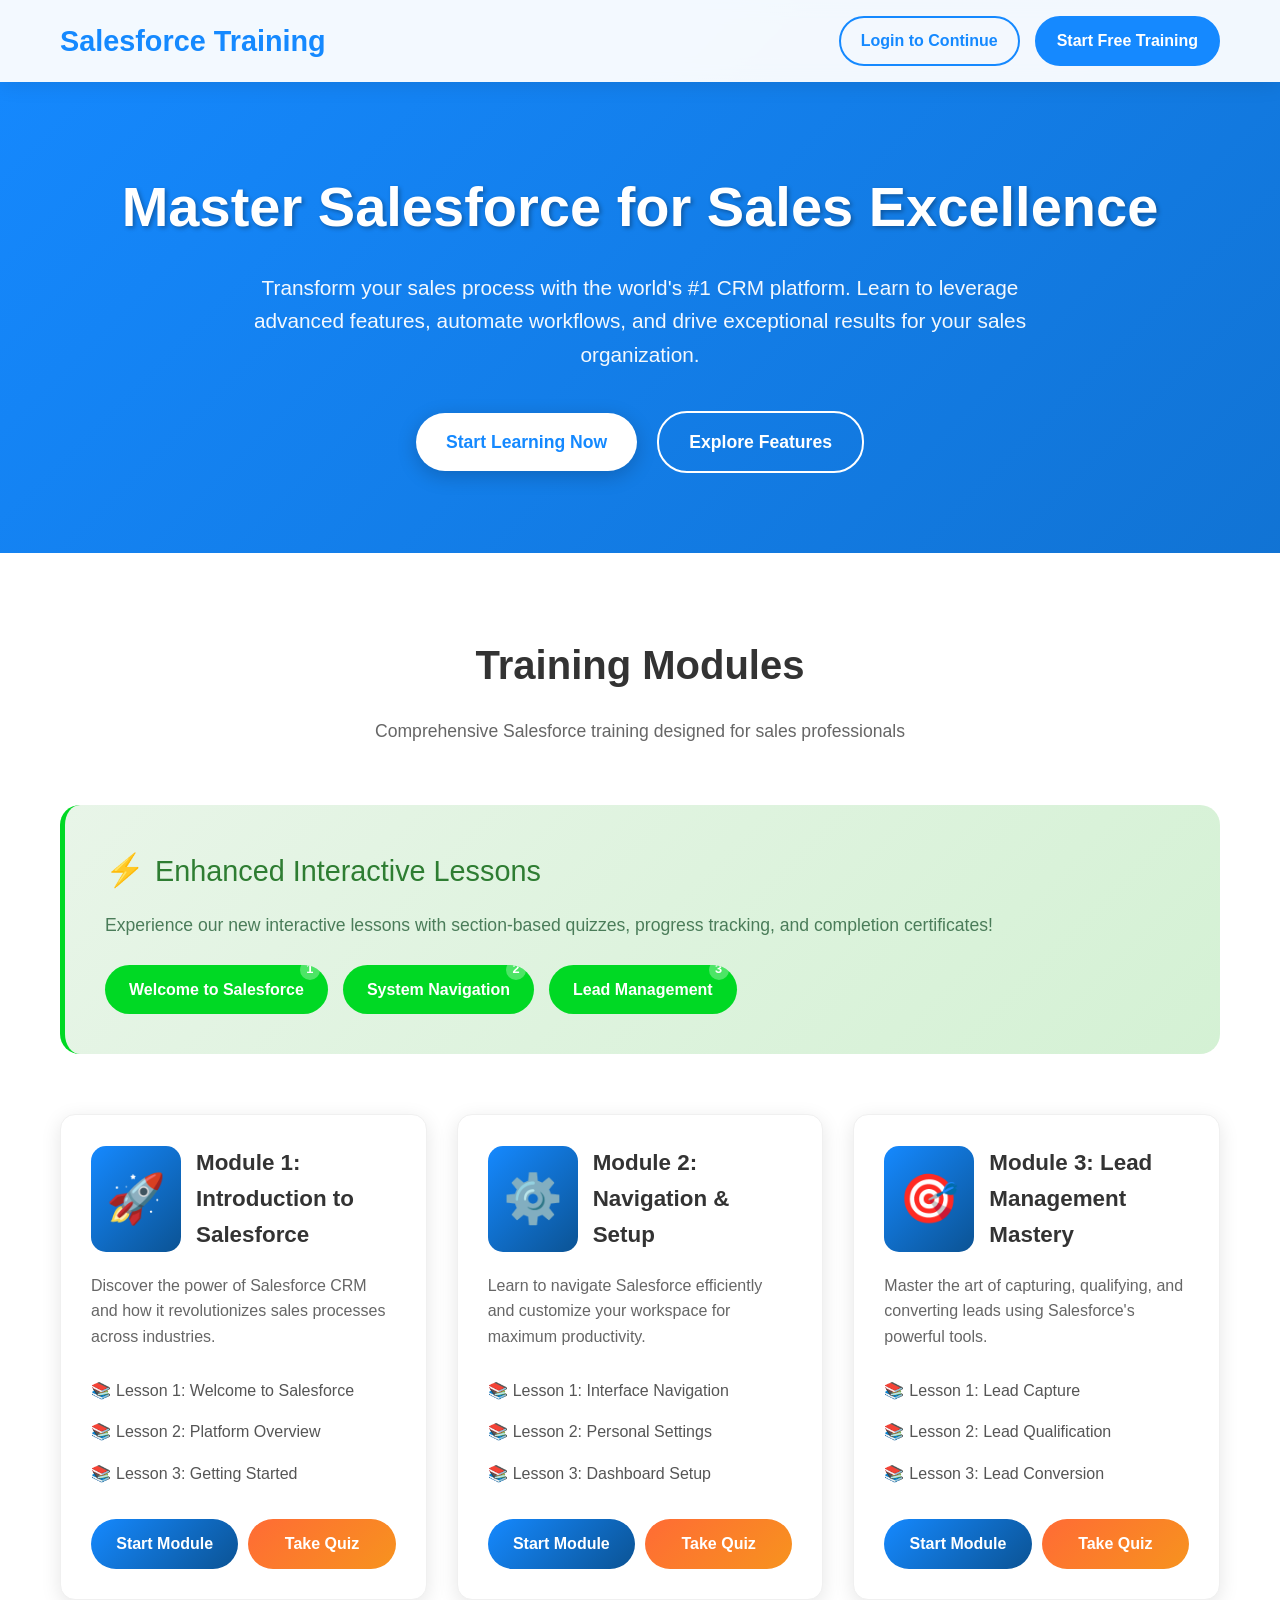
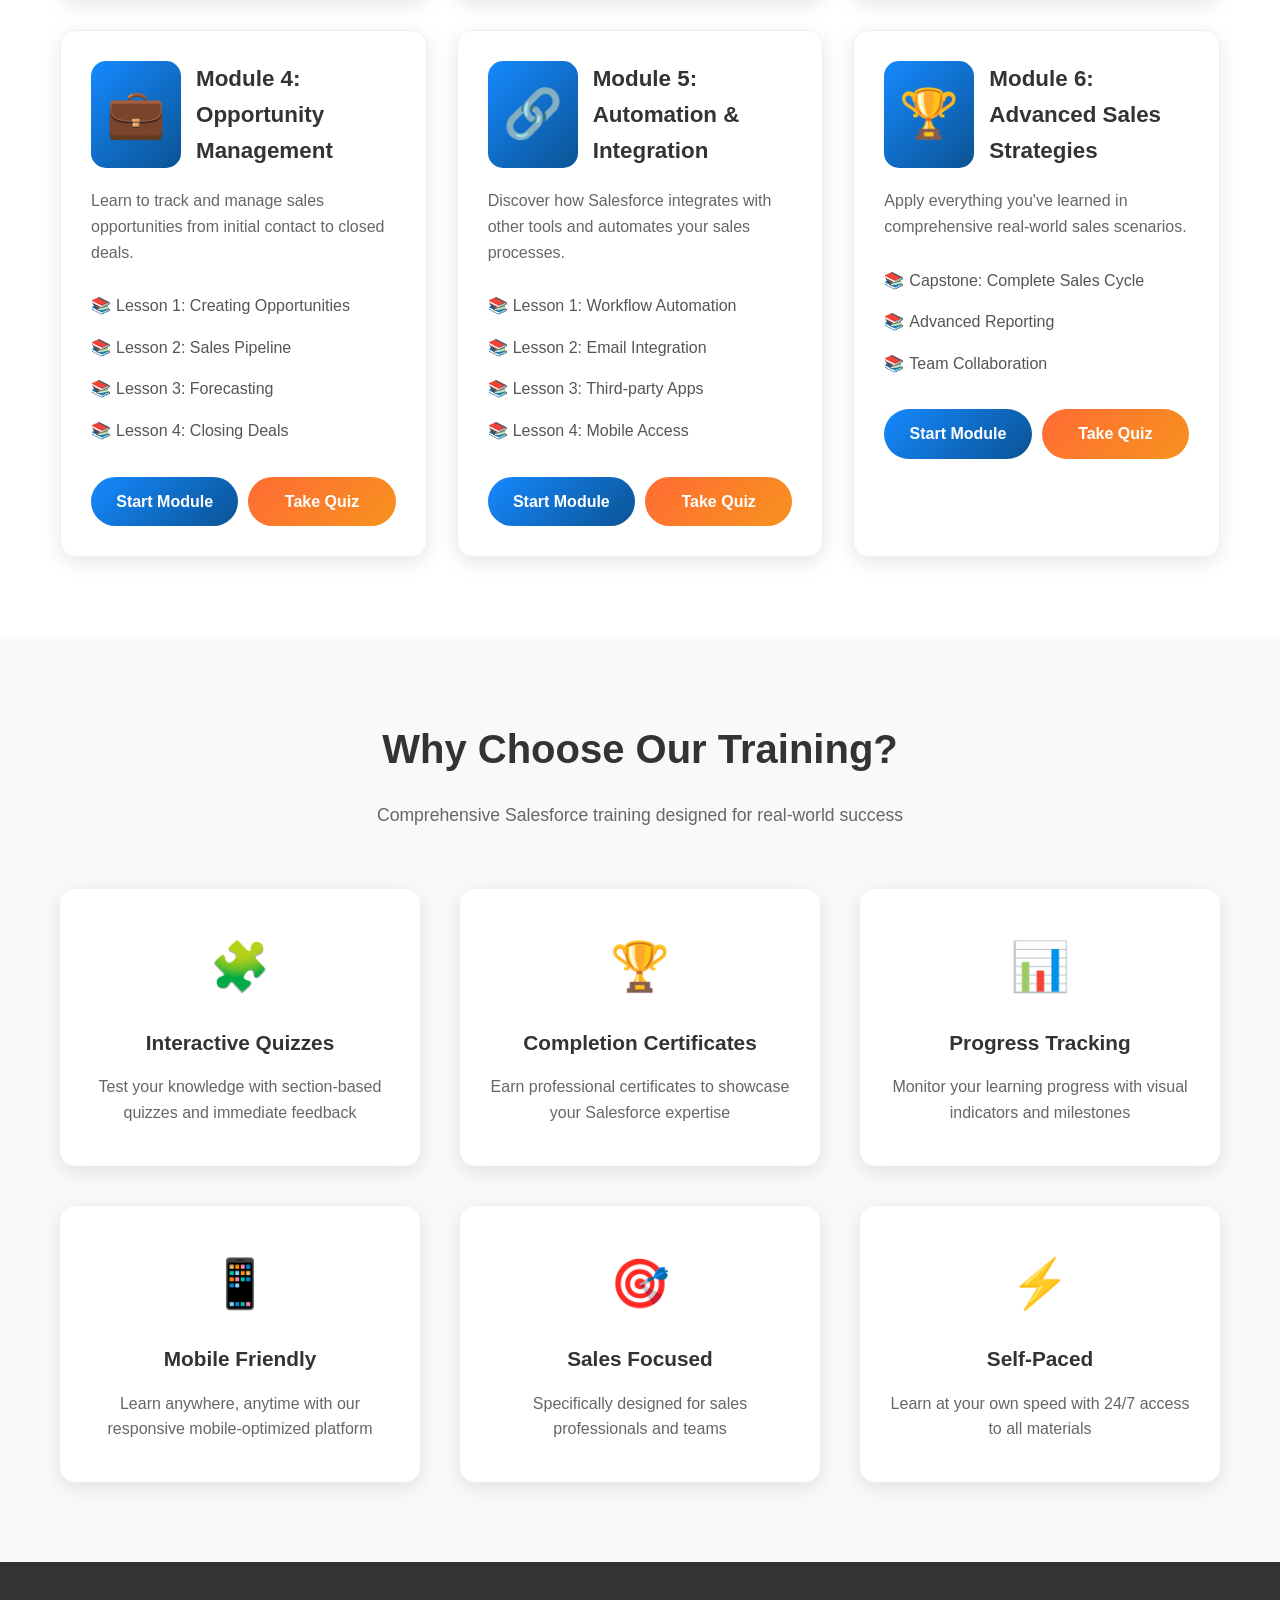
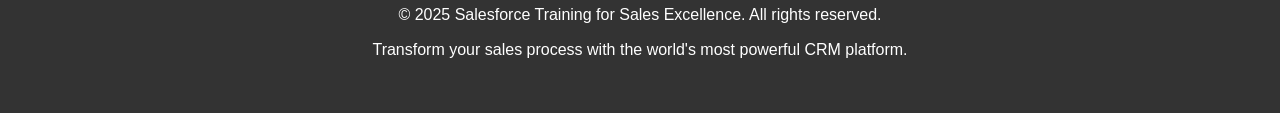
<file: index.html>
<!DOCTYPE html>
<html lang="en">
<head>
    <meta charset="UTF-8">
    <meta name="viewport" content="width=device-width, initial-scale=1.0">
    <title>Salesforce Training for Sales Excellence</title>
    <style>
        * {
            margin: 0;
            padding: 0;
            box-sizing: border-box;
        }

        body {
            font-family: 'Segoe UI', Tahoma, Geneva, Verdana, sans-serif;
            line-height: 1.6;
            color: #333;
            background: linear-gradient(135deg, #1589FF 0%, #0B5394 100%);
            min-height: 100vh;
        }

        .container {
            max-width: 1200px;
            margin: 0 auto;
            padding: 0 20px;
        }

        .header {
            background: rgba(255, 255, 255, 0.95);
            backdrop-filter: blur(10px);
            padding: 1rem 0;
            position: sticky;
            top: 0;
            z-index: 1000;
            box-shadow: 0 2px 20px rgba(0, 0, 0, 0.1);
        }

        .header-content {
            display: flex;
            justify-content: space-between;
            align-items: center;
            max-width: 1200px;
            margin: 0 auto;
            padding: 0 20px;
        }

        .logo {
            font-size: 1.8rem;
            font-weight: bold;
            color: #1589FF;
            text-decoration: none;
        }

        .auth-buttons {
            display: flex;
            gap: 15px;
            align-items: center;
        }

        .auth-btn {
            padding: 10px 20px;
            text-decoration: none;
            border-radius: 25px;
            font-weight: 600;
            transition: all 0.3s ease;
            border: 2px solid #1589FF;
            color: #1589FF;
        }

        .auth-btn.primary {
            background: #1589FF;
            color: white;
        }

        .auth-btn:hover {
            transform: translateY(-2px);
            box-shadow: 0 5px 15px rgba(21, 137, 255, 0.3);
        }

        .user-welcome {
            display: none;
            color: #1589FF;
            font-weight: 600;
            padding: 10px 20px;
            background: rgba(21, 137, 255, 0.1);
            border-radius: 25px;
        }

        .hero {
            padding: 80px 0;
            text-align: center;
            color: white;
        }

        .hero-title {
            font-size: 3.5rem;
            font-weight: bold;
            margin-bottom: 20px;
            text-shadow: 2px 2px 4px rgba(0, 0, 0, 0.3);
        }

        .hero-subtitle {
            font-size: 1.3rem;
            margin-bottom: 40px;
            max-width: 800px;
            margin-left: auto;
            margin-right: auto;
            opacity: 0.95;
        }

        .hero-cta {
            display: flex;
            gap: 20px;
            justify-content: center;
            align-items: center;
            flex-wrap: wrap;
        }

        .cta-btn {
            padding: 15px 30px;
            font-size: 1.1rem;
            font-weight: 600;
            text-decoration: none;
            border-radius: 30px;
            transition: all 0.3s ease;
            display: inline-block;
        }

        .cta-btn:first-child {
            background: white;
            color: #1589FF;
            box-shadow: 0 5px 20px rgba(0, 0, 0, 0.2);
        }

        .cta-btn.secondary {
            background: transparent;
            color: white;
            border: 2px solid white;
        }

        .cta-btn:hover {
            transform: translateY(-3px);
            box-shadow: 0 8px 25px rgba(0, 0, 0, 0.3);
        }

        .modules-section {
            background: white;
            padding: 80px 0;
        }

        .section-title {
            text-align: center;
            font-size: 2.5rem;
            color: #333;
            margin-bottom: 20px;
        }

        .section-subtitle {
            text-align: center;
            font-size: 1.1rem;
            color: #666;
            margin-bottom: 60px;
            max-width: 600px;
            margin-left: auto;
            margin-right: auto;
        }

        .enhanced-lessons {
            background: linear-gradient(135deg, #E8F5E8 0%, #D4F1D4 100%);
            padding: 40px;
            border-radius: 20px;
            margin-bottom: 60px;
            border-left: 5px solid #00D924;
        }

        .enhanced-title {
            font-size: 1.8rem;
            color: #2E7D32;
            margin-bottom: 15px;
            display: flex;
            align-items: center;
            gap: 10px;
        }

        .enhanced-title::before {
            content: "⚡";
            font-size: 2rem;
        }

        .enhanced-description {
            color: #4A7C59;
            margin-bottom: 25px;
            font-size: 1.1rem;
        }

        .enhanced-links {
            display: flex;
            gap: 15px;
            flex-wrap: wrap;
        }

        .enhanced-link {
            background: #00D924;
            color: white;
            padding: 12px 24px;
            text-decoration: none;
            border-radius: 25px;
            font-weight: 600;
            transition: all 0.3s ease;
            position: relative;
            overflow: hidden;
        }

        .enhanced-link::before {
            content: attr(data-number);
            position: absolute;
            top: -5px;
            right: 8px;
            background: rgba(255, 255, 255, 0.3);
            color: white;
            width: 20px;
            height: 20px;
            border-radius: 50%;
            display: flex;
            align-items: center;
            justify-content: center;
            font-size: 0.8rem;
            font-weight: bold;
        }

        .enhanced-link:hover {
            transform: translateY(-2px);
            box-shadow: 0 5px 15px rgba(0, 217, 36, 0.4);
        }

        .modules-grid {
            display: grid;
            grid-template-columns: repeat(auto-fit, minmax(350px, 1fr));
            gap: 30px;
            margin-top: 40px;
        }

        .module-card {
            background: white;
            border-radius: 15px;
            padding: 30px;
            box-shadow: 0 5px 20px rgba(0, 0, 0, 0.1);
            transition: all 0.3s ease;
            border: 1px solid #f0f0f0;
        }

        .module-card:hover {
            transform: translateY(-5px);
            box-shadow: 0 10px 30px rgba(0, 0, 0, 0.15);
        }

        .module-header {
            display: flex;
            align-items: center;
            gap: 15px;
            margin-bottom: 20px;
        }

        .module-icon {
            font-size: 3rem;
            padding: 15px;
            border-radius: 15px;
            background: linear-gradient(135deg, #1589FF 0%, #0B5394 100%);
            color: white;
            display: flex;
            align-items: center;
            justify-content: center;
        }

        .module-title {
            font-size: 1.4rem;
            font-weight: bold;
            color: #333;
        }

        .module-description {
            color: #666;
            margin-bottom: 20px;
            line-height: 1.6;
        }

        .lessons-list {
            list-style: none;
            margin-bottom: 25px;
        }

        .lessons-list li {
            padding: 8px 0;
            color: #555;
            position: relative;
            padding-left: 25px;
        }

        .lessons-list li::before {
            content: "📚";
            position: absolute;
            left: 0;
        }

        .module-actions {
            display: flex;
            gap: 10px;
            flex-wrap: wrap;
        }

        .module-btn {
            padding: 12px 24px;
            text-decoration: none;
            border-radius: 25px;
            font-weight: 600;
            transition: all 0.3s ease;
            flex: 1;
            text-align: center;
            min-width: 120px;
        }

        .module-btn:first-child {
            background: linear-gradient(135deg, #1589FF 0%, #0B5394 100%);
            color: white;
        }

        .module-btn.quiz {
            background: linear-gradient(135deg, #FF6B35 0%, #F7931E 100%);
            color: white;
        }

        .module-btn:hover {
            transform: translateY(-2px);
            box-shadow: 0 5px 15px rgba(0, 0, 0, 0.2);
        }

        .features-section {
            background: #f8f9fa;
            padding: 80px 0;
        }

        .features-grid {
            display: grid;
            grid-template-columns: repeat(auto-fit, minmax(300px, 1fr));
            gap: 40px;
            margin-top: 60px;
        }

        .feature-card {
            text-align: center;
            padding: 40px 30px;
            background: white;
            border-radius: 15px;
            box-shadow: 0 5px 20px rgba(0, 0, 0, 0.1);
            transition: all 0.3s ease;
        }

        .feature-card:hover {
            transform: translateY(-5px);
            box-shadow: 0 10px 30px rgba(0, 0, 0, 0.15);
        }

        .feature-icon {
            font-size: 3rem;
            margin-bottom: 20px;
            display: block;
        }

        .feature-title {
            font-size: 1.3rem;
            font-weight: bold;
            color: #333;
            margin-bottom: 15px;
        }

        .feature-description {
            color: #666;
            line-height: 1.6;
        }

        .footer {
            background: #333;
            color: white;
            text-align: center;
            padding: 40px 0;
        }

        .footer-content {
            max-width: 1200px;
            margin: 0 auto;
            padding: 0 20px;
        }

        .footer p {
            margin-bottom: 10px;
        }

        .admin-link {
            color: #1589FF;
            text-decoration: none;
            font-weight: 600;
            margin-top: 20px;
            display: inline-block;
            padding: 10px 20px;
            background: rgba(21, 137, 255, 0.1);
            border-radius: 20px;
            transition: all 0.3s ease;
        }

        .admin-link:hover {
            background: rgba(21, 137, 255, 0.2);
            transform: translateY(-2px);
        }

        @media (max-width: 768px) {
            .hero-title {
                font-size: 2.5rem;
            }
            
            .hero-subtitle {
                font-size: 1.1rem;
            }
            
            .modules-grid {
                grid-template-columns: 1fr;
            }
            
            .hero-cta {
                flex-direction: column;
                align-items: center;
            }
            
            .enhanced-links {
                flex-direction: column;
            }
        }
    </style>
</head>
<body>
    <header class="header">
        <div class="header-content">
            <div class="logo">Salesforce Training</div>
            <div class="auth-buttons" id="auth-buttons">
                <a href="#" class="auth-btn" onclick="showLogin()">Login to Continue</a>
                <a href="#" class="auth-btn primary" onclick="startTraining()">Start Free Training</a>
            </div>
            <div class="user-welcome" id="user-welcome">
                Welcome back! Continue your training journey.
            </div>
        </div>
    </header>

    <section class="hero">
        <div class="container">
            <h1 class="hero-title">Master Salesforce for Sales Excellence</h1>
            <p class="hero-subtitle">Transform your sales process with the world's #1 CRM platform. Learn to leverage advanced features, automate workflows, and drive exceptional results for your sales organization.</p>
            <div class="hero-cta">
                <a href="#modules" class="cta-btn">Start Learning Now</a>
                <a href="#features" class="cta-btn secondary">Explore Features</a>
            </div>
        </div>
    </section>

    <section class="modules-section" id="modules">
        <div class="container">
            <h2 class="section-title">Training Modules</h2>
            <p class="section-subtitle">Comprehensive Salesforce training designed for sales professionals</p>
            
            <div class="enhanced-lessons">
                <div class="enhanced-title">Enhanced Interactive Lessons</div>
                <div class="enhanced-description">Experience our new interactive lessons with section-based quizzes, progress tracking, and completion certificates!</div>
                <div class="enhanced-links">
                    <a href="lessons/lesson-welcome.html" class="enhanced-link" data-number="1">Welcome to Salesforce</a>
                    <a href="lessons/lesson-system-overview.html" class="enhanced-link" data-number="2">System Navigation</a>
                    <a href="lessons/lesson-lead-capture.html" class="enhanced-link" data-number="3">Lead Management</a>
                </div>
            </div>

            <div class="modules-grid">
                <div class="module-card">
                    <div class="module-header">
                        <div class="module-icon">🚀</div>
                        <div class="module-title">Module 1: Introduction to Salesforce</div>
                    </div>
                    <div class="module-description">
                        Discover the power of Salesforce CRM and how it revolutionizes sales processes across industries.
                    </div>
                    <ul class="lessons-list">
                        <li>Lesson 1: Welcome to Salesforce</li>
                        <li>Lesson 2: Platform Overview</li>
                        <li>Lesson 3: Getting Started</li>
                    </ul>
                    <div class="module-actions">
                        <a href="lessons/lesson-welcome.html" class="module-btn">Start Module</a>
                        <a href="#" class="module-btn quiz">Take Quiz</a>
                    </div>
                </div>

                <div class="module-card">
                    <div class="module-header">
                        <div class="module-icon">⚙️</div>
                        <div class="module-title">Module 2: Navigation & Setup</div>
                    </div>
                    <div class="module-description">
                        Learn to navigate Salesforce efficiently and customize your workspace for maximum productivity.
                    </div>
                    <ul class="lessons-list">
                        <li>Lesson 1: Interface Navigation</li>
                        <li>Lesson 2: Personal Settings</li>
                        <li>Lesson 3: Dashboard Setup</li>
                    </ul>
                    <div class="module-actions">
                        <a href="lessons/lesson-system-overview.html" class="module-btn">Start Module</a>
                        <a href="#" class="module-btn quiz">Take Quiz</a>
                    </div>
                </div>

                <div class="module-card">
                    <div class="module-header">
                        <div class="module-icon">🎯</div>
                        <div class="module-title">Module 3: Lead Management Mastery</div>
                    </div>
                    <div class="module-description">
                        Master the art of capturing, qualifying, and converting leads using Salesforce's powerful tools.
                    </div>
                    <ul class="lessons-list">
                        <li>Lesson 1: Lead Capture</li>
                        <li>Lesson 2: Lead Qualification</li>
                        <li>Lesson 3: Lead Conversion</li>
                    </ul>
                    <div class="module-actions">
                        <a href="lessons/lesson-lead-capture.html" class="module-btn">Start Module</a>
                        <a href="#" class="module-btn quiz">Take Quiz</a>
                    </div>
                </div>

                <div class="module-card">
                    <div class="module-header">
                        <div class="module-icon">💼</div>
                        <div class="module-title">Module 4: Opportunity Management</div>
                    </div>
                    <div class="module-description">
                        Learn to track and manage sales opportunities from initial contact to closed deals.
                    </div>
                    <ul class="lessons-list">
                        <li>Lesson 1: Creating Opportunities</li>
                        <li>Lesson 2: Sales Pipeline</li>
                        <li>Lesson 3: Forecasting</li>
                        <li>Lesson 4: Closing Deals</li>
                    </ul>
                    <div class="module-actions">
                        <a href="#" class="module-btn">Start Module</a>
                        <a href="#" class="module-btn quiz">Take Quiz</a>
                    </div>
                </div>

                <div class="module-card">
                    <div class="module-header">
                        <div class="module-icon">🔗</div>
                        <div class="module-title">Module 5: Automation & Integration</div>
                    </div>
                    <div class="module-description">
                        Discover how Salesforce integrates with other tools and automates your sales processes.
                    </div>
                    <ul class="lessons-list">
                        <li>Lesson 1: Workflow Automation</li>
                        <li>Lesson 2: Email Integration</li>
                        <li>Lesson 3: Third-party Apps</li>
                        <li>Lesson 4: Mobile Access</li>
                    </ul>
                    <div class="module-actions">
                        <a href="#" class="module-btn">Start Module</a>
                        <a href="#" class="module-btn quiz">Take Quiz</a>
                    </div>
                </div>

                <div class="module-card">
                    <div class="module-header">
                        <div class="module-icon">🏆</div>
                        <div class="module-title">Module 6: Advanced Sales Strategies</div>
                    </div>
                    <div class="module-description">
                        Apply everything you've learned in comprehensive real-world sales scenarios.
                    </div>
                    <ul class="lessons-list">
                        <li>Capstone: Complete Sales Cycle</li>
                        <li>Advanced Reporting</li>
                        <li>Team Collaboration</li>
                    </ul>
                    <div class="module-actions">
                        <a href="#" class="module-btn">Start Module</a>
                        <a href="#" class="module-btn quiz">Take Quiz</a>
                    </div>
                </div>
            </div>
        </div>
    </section>

    <section class="features-section" id="features">
        <div class="container">
            <h2 class="section-title">Why Choose Our Training?</h2>
            <p class="section-subtitle">Comprehensive Salesforce training designed for real-world success</p>
            
            <div class="features-grid">
                <div class="feature-card">
                    <span class="feature-icon">🧩</span>
                    <h3 class="feature-title">Interactive Quizzes</h3>
                    <p class="feature-description">Test your knowledge with section-based quizzes and immediate feedback</p>
                </div>
                
                <div class="feature-card">
                    <span class="feature-icon">🏆</span>
                    <h3 class="feature-title">Completion Certificates</h3>
                    <p class="feature-description">Earn professional certificates to showcase your Salesforce expertise</p>
                </div>
                
                <div class="feature-card">
                    <span class="feature-icon">📊</span>
                    <h3 class="feature-title">Progress Tracking</h3>
                    <p class="feature-description">Monitor your learning progress with visual indicators and milestones</p>
                </div>
                
                <div class="feature-card">
                    <span class="feature-icon">📱</span>
                    <h3 class="feature-title">Mobile Friendly</h3>
                    <p class="feature-description">Learn anywhere, anytime with our responsive mobile-optimized platform</p>
                </div>
                
                <div class="feature-card">
                    <span class="feature-icon">🎯</span>
                    <h3 class="feature-title">Sales Focused</h3>
                    <p class="feature-description">Specifically designed for sales professionals and teams</p>
                </div>
                
                <div class="feature-card">
                    <span class="feature-icon">⚡</span>
                    <h3 class="feature-title">Self-Paced</h3>
                    <p class="feature-description">Learn at your own speed with 24/7 access to all materials</p>
                </div>
            </div>
        </div>
    </section>

    <footer class="footer">
        <div class="footer-content">
            <p>&copy; 2025 Salesforce Training for Sales Excellence. All rights reserved.</p>
            <p>Transform your sales process with the world's most powerful CRM platform.</p>
            <a href="admin-dashboard/admin.html" class="admin-link" id="admin-link" style="display: none;">Admin Dashboard</a>
        </div>
    </footer>

    <script src="data/userManager.js"></script>
    <script>
        // Check authentication status on page load
        document.addEventListener('DOMContentLoaded', function() {
            const currentUser = userManager.getCurrentUser();
            const authButtons = document.getElementById('auth-buttons');
            const userWelcome = document.getElementById('user-welcome');
            const adminLink = document.getElementById('admin-link');
            
            if (currentUser) {
                // User is logged in
                authButtons.style.display = 'none';
                userWelcome.style.display = 'block';
                userWelcome.textContent = `Welcome back, ${currentUser.firstName}! Continue your training journey.`;
                
                // Show admin link if user is admin
                if (currentUser.email === 'admin@salesforcetraining.com' || userManager.isAdmin(currentUser.email)) {
                    adminLink.style.display = 'inline-block';
                    adminLink.href = 'admin-dashboard/admin.html';
                }
            } else {
                // User is not logged in
                authButtons.style.display = 'flex';
                userWelcome.style.display = 'none';
                adminLink.style.display = 'none';
            }
        });

        function showLogin() {
            window.location.href = 'auth-components/login.html';
        }

        function startTraining() {
            const currentUser = userManager.getCurrentUser();
            if (currentUser) {
                // User is logged in, scroll to modules
                document.getElementById('modules').scrollIntoView({ behavior: 'smooth' });
            } else {
                // User is not logged in, redirect to signup
                window.location.href = 'auth-components/signup.html';
            }
        }
    </script>
</body>
</html>
</file>
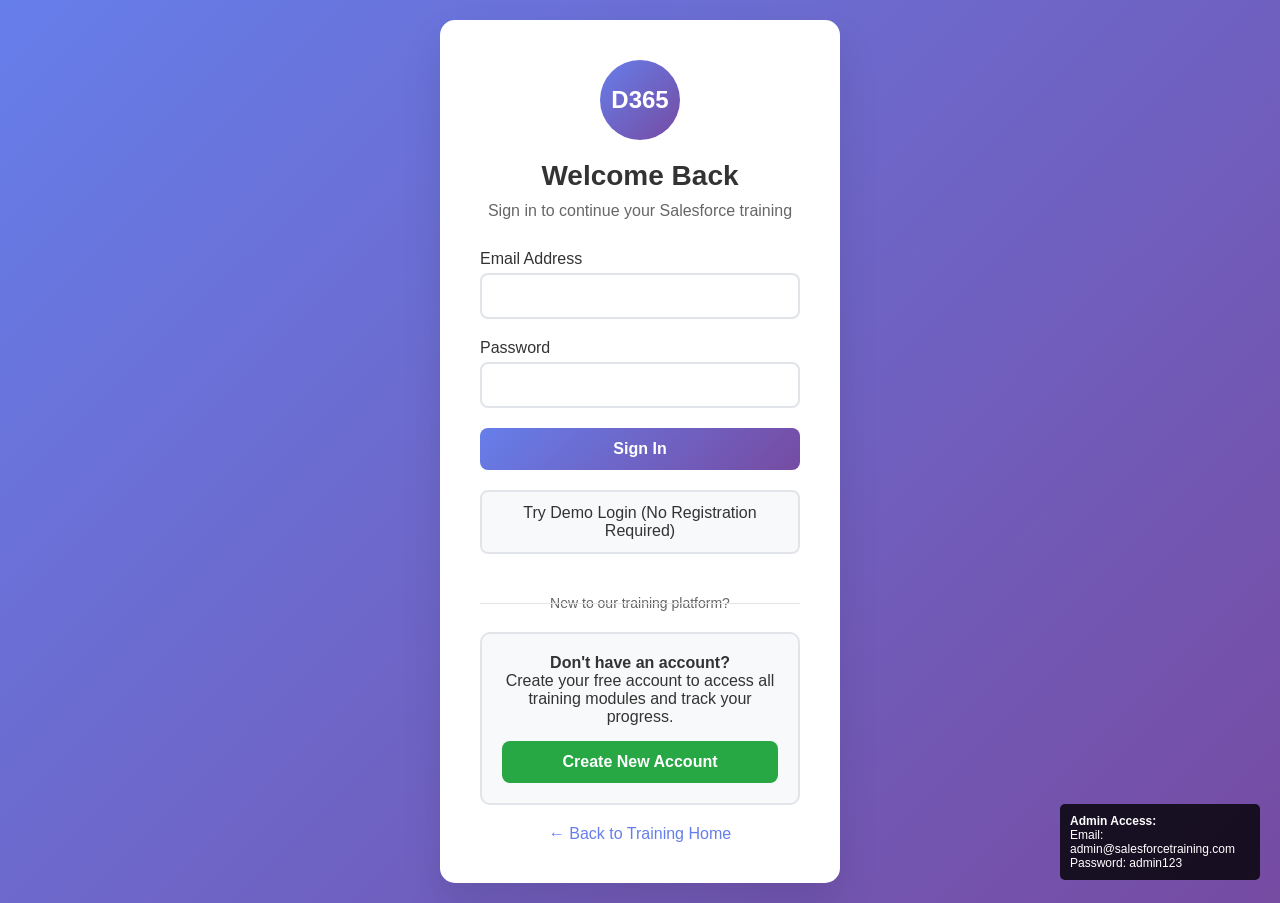
<file: admin-dashboard/admin.html>
<!DOCTYPE html>
<html lang="en">
<head>
    <meta charset="UTF-8">
    <meta name="viewport" content="width=device-width, initial-scale=1.0">
    <title>Admin Dashboard - Salesforce Training Platform</title>
    <style>
        * {
            margin: 0;
            padding: 0;
            box-sizing: border-box;
        }

        body {
            font-family: 'Segoe UI', Tahoma, Geneva, Verdana, sans-serif;
            background: #f8fafc;
            color: #1e293b;
            line-height: 1.6;
        }

        .header {
            background: white;
            border-bottom: 1px solid #e2e8f0;
            padding: 1rem 2rem;
            display: flex;
            justify-content: space-between;
            align-items: center;
            box-shadow: 0 1px 3px rgba(0, 0, 0, 0.1);
            position: sticky;
            top: 0;
            z-index: 100;
        }

        .header h1 {
            color: #2563eb;
            font-size: 24px;
            font-weight: 700;
        }

        .header-actions {
            display: flex;
            align-items: center;
            gap: 1rem;
        }

        .user-info {
            display: flex;
            align-items: center;
            gap: 0.5rem;
            color: #64748b;
        }

        .logout-btn, .back-btn {
            background: #dc2626;
            color: white;
            padding: 8px 16px;
            border: none;
            border-radius: 6px;
            cursor: pointer;
            font-size: 14px;
            font-weight: 500;
            text-decoration: none;
            display: inline-block;
            transition: background 0.2s;
        }

        .back-btn {
            background: #6366f1;
        }

        .logout-btn:hover {
            background: #b91c1c;
        }

        .back-btn:hover {
            background: #4f46e5;
        }

        .container {
            max-width: 1400px;
            margin: 0 auto;
            padding: 2rem;
        }

        .dashboard-grid {
            display: grid;
            grid-template-columns: repeat(auto-fit, minmax(250px, 1fr));
            gap: 1.5rem;
            margin-bottom: 2rem;
        }

        .stat-card {
            background: white;
            border-radius: 12px;
            padding: 1.5rem;
            box-shadow: 0 1px 3px rgba(0, 0, 0, 0.1);
            border: 1px solid #e2e8f0;
        }

        .stat-card h3 {
            color: #64748b;
            font-size: 14px;
            font-weight: 500;
            margin-bottom: 0.5rem;
            text-transform: uppercase;
            letter-spacing: 0.5px;
        }

        .stat-value {
            font-size: 2rem;
            font-weight: 700;
            color: #1e293b;
            margin-bottom: 0.5rem;
        }

        .stat-change {
            font-size: 14px;
            color: #10b981;
        }

        .section {
            background: white;
            border-radius: 12px;
            padding: 1.5rem;
            margin-bottom: 2rem;
            box-shadow: 0 1px 3px rgba(0, 0, 0, 0.1);
            border: 1px solid #e2e8f0;
        }

        .section h2 {
            color: #1e293b;
            font-size: 20px;
            font-weight: 600;
            margin-bottom: 1rem;
            padding-bottom: 0.5rem;
            border-bottom: 2px solid #e2e8f0;
        }

        .users-table {
            width: 100%;
            border-collapse: collapse;
            margin-top: 1rem;
        }

        .users-table th,
        .users-table td {
            padding: 12px;
            text-align: left;
            border-bottom: 1px solid #e2e8f0;
        }

        .users-table th {
            background: #f8fafc;
            font-weight: 600;
            color: #374151;
            font-size: 14px;
        }

        .users-table tr:hover {
            background: #f8fafc;
        }

        .progress-bar {
            width: 100%;
            height: 8px;
            background: #e2e8f0;
            border-radius: 4px;
            overflow: hidden;
        }

        .progress-fill {
            height: 100%;
            background: linear-gradient(90deg, #10b981, #059669);
            transition: width 0.3s ease;
        }

        .status-badge {
            padding: 4px 8px;
            border-radius: 12px;
            font-size: 12px;
            font-weight: 500;
        }

        .status-active {
            background: #dcfce7;
            color: #166534;
        }

        .status-completed {
            background: #dbeafe;
            color: #1e40af;
        }

        .status-in-progress {
            background: #fef3c7;
            color: #92400e;
        }

        .filters {
            display: flex;
            gap: 1rem;
            margin-bottom: 1rem;
            flex-wrap: wrap;
        }

        .filter-select {
            padding: 8px 12px;
            border: 1px solid #d1d5db;
            border-radius: 6px;
            background: white;
            font-size: 14px;
        }

        .search-input {
            padding: 8px 12px;
            border: 1px solid #d1d5db;
            border-radius: 6px;
            font-size: 14px;
            min-width: 200px;
        }

        .export-btn {
            background: #059669;
            color: white;
            padding: 8px 16px;
            border: none;
            border-radius: 6px;
            cursor: pointer;
            font-size: 14px;
            font-weight: 500;
        }

        .export-btn:hover {
            background: #047857;
        }

        .charts-grid {
            display: grid;
            grid-template-columns: repeat(auto-fit, minmax(400px, 1fr));
            gap: 1.5rem;
            margin-bottom: 2rem;
        }

        .chart-container {
            background: white;
            border-radius: 12px;
            padding: 1.5rem;
            box-shadow: 0 1px 3px rgba(0, 0, 0, 0.1);
            border: 1px solid #e2e8f0;
        }

        .chart-title {
            font-size: 16px;
            font-weight: 600;
            color: #1e293b;
            margin-bottom: 1rem;
        }

        .no-data {
            text-align: center;
            color: #64748b;
            padding: 2rem;
            font-style: italic;
        }

        @media (max-width: 768px) {
            .container {
                padding: 1rem;
            }
            
            .header {
                padding: 1rem;
                flex-direction: column;
                gap: 1rem;
            }
            
            .dashboard-grid {
                grid-template-columns: 1fr;
            }
            
            .charts-grid {
                grid-template-columns: 1fr;
            }
            
            .filters {
                flex-direction: column;
            }
            
            .users-table {
                font-size: 14px;
            }
            
            .users-table th,
            .users-table td {
                padding: 8px;
            }
        }
    </style>
</head>
<body>
    <header class="header">
        <h1>🎯 Salesforce Training Admin Dashboard</h1>
        <div class="header-actions">
            <div class="user-info">
                <span>👤</span>
                <span id="adminName">Administrator</span>
            </div>
            <a href="../index.html" class="back-btn">← Back to Training</a>
            <button class="logout-btn" onclick="logout()">Logout</button>
        </div>
    </header>

    <div class="container">
        <!-- Statistics Cards -->
        <div class="dashboard-grid">
            <div class="stat-card">
                <h3>Total Users</h3>
                <div class="stat-value" id="totalUsers">0</div>
                <div class="stat-change">Registered learners</div>
            </div>
            <div class="stat-card">
                <h3>Active Users</h3>
                <div class="stat-value" id="activeUsers">0</div>
                <div class="stat-change">Currently learning</div>
            </div>
            <div class="stat-card">
                <h3>Completed Courses</h3>
                <div class="stat-value" id="completedCourses">0</div>
                <div class="stat-change">100% progress</div>
            </div>
            <div class="stat-card">
                <h3>Average Progress</h3>
                <div class="stat-value" id="averageProgress">0%</div>
                <div class="stat-change">Overall completion</div>
            </div>
        </div>

        <!-- Charts Section -->
        <div class="charts-grid">
            <div class="chart-container">
                <div class="chart-title">📊 Role Distribution</div>
                <div id="roleChart">
                    <div class="no-data">No data available</div>
                </div>
            </div>
            <div class="chart-container">
                <div class="chart-title">🏢 Company Distribution</div>
                <div id="companyChart">
                    <div class="no-data">No data available</div>
                </div>
            </div>
        </div>

        <!-- Users Management Section -->
        <div class="section">
            <h2>👥 User Management</h2>
            
            <div class="filters">
                <input type="text" class="search-input" id="searchInput" placeholder="Search users...">
                <select class="filter-select" id="roleFilter">
                    <option value="">All Roles</option>
                    <option value="sales_executive">Sales Executive</option>
                    <option value="account_manager">Account Manager</option>
                    <option value="sales_manager">Sales Manager</option>
                    <option value="media_planner">Media Planner</option>
                    <option value="business_development">Business Development</option>
                    <option value="other">Other</option>
                </select>
                <select class="filter-select" id="progressFilter">
                    <option value="">All Progress</option>
                    <option value="0">Not Started</option>
                    <option value="1-25">1-25%</option>
                    <option value="26-50">26-50%</option>
                    <option value="51-75">51-75%</option>
                    <option value="76-99">76-99%</option>
                    <option value="100">Completed</option>
                </select>
                <button class="export-btn" onclick="exportUserData()">📥 Export Data</button>
            </div>

            <div style="overflow-x: auto;">
                <table class="users-table">
                    <thead>
                        <tr>
                            <th>Name</th>
                            <th>Email</th>
                            <th>Company</th>
                            <th>Role</th>
                            <th>Progress</th>
                            <th>Last Activity</th>
                            <th>Status</th>
                        </tr>
                    </thead>
                    <tbody id="usersTableBody">
                        <tr>
                            <td colspan="7" class="no-data">Loading user data...</td>
                        </tr>
                    </tbody>
                </table>
            </div>
        </div>

        <!-- Detailed Progress Section -->
        <div class="section">
            <h2>📈 Detailed Progress Analytics</h2>
            <div id="progressAnalytics">
                <div class="no-data">Loading analytics...</div>
            </div>
        </div>
    </div>

    <script src="../data/userManager.js"></script>
    <script>
        // Check admin access
        function checkAdminAccess() {
            if (!userManager.isLoggedIn() || !userManager.isAdmin()) {
                alert('Access denied. Admin privileges required.');
                window.location.href = '../auth-components/login.html';
                return false;
            }
            
            const currentUser = userManager.getCurrentUser();
            document.getElementById('adminName').textContent = currentUser.name || 'Administrator';
            return true;
        }

        // Load dashboard data
        function loadDashboardData() {
            const statsResult = userManager.getUserStatistics();
            const usersResult = userManager.getAllUsers();
            
            if (!statsResult.success || !usersResult.success) {
                console.error('Failed to load dashboard data');
                return;
            }
            
            const stats = statsResult.stats;
            const users = usersResult.users;
            
            // Update statistics cards
            document.getElementById('totalUsers').textContent = stats.totalUsers;
            document.getElementById('activeUsers').textContent = stats.activeUsers;
            document.getElementById('completedCourses').textContent = stats.completedCourses;
            document.getElementById('averageProgress').textContent = stats.averageProgress + '%';
            
            // Load users table
            loadUsersTable(users);
            
            // Load charts
            loadRoleChart(stats.roleDistribution);
            loadCompanyChart(stats.companyDistribution);
            
            // Load progress analytics
            loadProgressAnalytics(users);
        }

        // Load users table
        function loadUsersTable(users) {
            const tbody = document.getElementById('usersTableBody');
            tbody.innerHTML = '';
            
            if (Object.keys(users).length === 0) {
                tbody.innerHTML = '<tr><td colspan="7" class="no-data">No users found</td></tr>';
                return;
            }
            
            for (let email in users) {
                const user = users[email];
                const progress = user.progress || { overallProgress: 0, lastActivity: user.registrationDate };
                
                const row = document.createElement('tr');
                row.innerHTML = `
                    <td>${user.firstName} ${user.lastName}</td>
                    <td>${user.email}</td>
                    <td>${user.company}</td>
                    <td>${user.role.replace('_', ' ').replace(/\b\w/g, l => l.toUpperCase())}</td>
                    <td>
                        <div class="progress-bar">
                            <div class="progress-fill" style="width: ${progress.overallProgress}%"></div>
                        </div>
                        <small>${progress.overallProgress}%</small>
                    </td>
                    <td>${new Date(progress.lastActivity).toLocaleDateString()}</td>
                    <td>
                        <span class="status-badge ${getStatusClass(progress.overallProgress)}">
                            ${getStatusText(progress.overallProgress)}
                        </span>
                    </td>
                `;
                tbody.appendChild(row);
            }
        }

        // Get status class based on progress
        function getStatusClass(progress) {
            if (progress === 0) return 'status-active';
            if (progress === 100) return 'status-completed';
            return 'status-in-progress';
        }

        // Get status text based on progress
        function getStatusText(progress) {
            if (progress === 0) return 'Not Started';
            if (progress === 100) return 'Completed';
            return 'In Progress';
        }

        // Load role distribution chart
        function loadRoleChart(roleDistribution) {
            const chartContainer = document.getElementById('roleChart');
            chartContainer.innerHTML = '';
            
            if (Object.keys(roleDistribution).length === 0) {
                chartContainer.innerHTML = '<div class="no-data">No role data available</div>';
                return;
            }
            
            const total = Object.values(roleDistribution).reduce((sum, count) => sum + count, 0);
            
            for (let role in roleDistribution) {
                const count = roleDistribution[role];
                const percentage = Math.round((count / total) * 100);
                const roleName = role.replace('_', ' ').replace(/\b\w/g, l => l.toUpperCase());
                
                const item = document.createElement('div');
                item.style.cssText = 'display: flex; justify-content: space-between; align-items: center; padding: 8px 0; border-bottom: 1px solid #e2e8f0;';
                item.innerHTML = `
                    <span>${roleName}</span>
                    <div style="display: flex; align-items: center; gap: 10px;">
                        <div style="width: 100px; height: 8px; background: #e2e8f0; border-radius: 4px;">
                            <div style="width: ${percentage}%; height: 100%; background: #3b82f6; border-radius: 4px;"></div>
                        </div>
                        <span style="font-weight: 600; min-width: 40px;">${count}</span>
                    </div>
                `;
                chartContainer.appendChild(item);
            }
        }

        // Load company distribution chart
        function loadCompanyChart(companyDistribution) {
            const chartContainer = document.getElementById('companyChart');
            chartContainer.innerHTML = '';
            
            if (Object.keys(companyDistribution).length === 0) {
                chartContainer.innerHTML = '<div class="no-data">No company data available</div>';
                return;
            }
            
            const total = Object.values(companyDistribution).reduce((sum, count) => sum + count, 0);
            const sortedCompanies = Object.entries(companyDistribution)
                .sort(([,a], [,b]) => b - a)
                .slice(0, 10); // Show top 10 companies
            
            sortedCompanies.forEach(([company, count]) => {
                const percentage = Math.round((count / total) * 100);
                
                const item = document.createElement('div');
                item.style.cssText = 'display: flex; justify-content: space-between; align-items: center; padding: 8px 0; border-bottom: 1px solid #e2e8f0;';
                item.innerHTML = `
                    <span style="flex: 1; overflow: hidden; text-overflow: ellipsis; white-space: nowrap;" title="${company}">${company}</span>
                    <div style="display: flex; align-items: center; gap: 10px;">
                        <div style="width: 100px; height: 8px; background: #e2e8f0; border-radius: 4px;">
                            <div style="width: ${percentage}%; height: 100%; background: #10b981; border-radius: 4px;"></div>
                        </div>
                        <span style="font-weight: 600; min-width: 40px;">${count}</span>
                    </div>
                `;
                chartContainer.appendChild(item);
            });
        }

        // Load progress analytics
        function loadProgressAnalytics(users) {
            const container = document.getElementById('progressAnalytics');
            container.innerHTML = '';
            
            const progressRanges = {
                'Not Started (0%)': 0,
                'Getting Started (1-25%)': 0,
                'Making Progress (26-50%)': 0,
                'Halfway There (51-75%)': 0,
                'Almost Done (76-99%)': 0,
                'Completed (100%)': 0
            };
            
            for (let email in users) {
                const user = users[email];
                const progress = user.progress ? user.progress.overallProgress : 0;
                
                if (progress === 0) progressRanges['Not Started (0%)']++;
                else if (progress <= 25) progressRanges['Getting Started (1-25%)']++;
                else if (progress <= 50) progressRanges['Making Progress (26-50%)']++;
                else if (progress <= 75) progressRanges['Halfway There (51-75%)']++;
                else if (progress < 100) progressRanges['Almost Done (76-99%)']++;
                else progressRanges['Completed (100%)']++;
            }
            
            const total = Object.values(progressRanges).reduce((sum, count) => sum + count, 0);
            
            if (total === 0) {
                container.innerHTML = '<div class="no-data">No progress data available</div>';
                return;
            }
            
            for (let range in progressRanges) {
                const count = progressRanges[range];
                const percentage = Math.round((count / total) * 100);
                
                const item = document.createElement('div');
                item.style.cssText = 'display: flex; justify-content: space-between; align-items: center; padding: 12px 0; border-bottom: 1px solid #e2e8f0;';
                item.innerHTML = `
                    <span style="font-weight: 500;">${range}</span>
                    <div style="display: flex; align-items: center; gap: 15px;">
                        <div style="width: 150px; height: 10px; background: #e2e8f0; border-radius: 5px;">
                            <div style="width: ${percentage}%; height: 100%; background: linear-gradient(90deg, #3b82f6, #1d4ed8); border-radius: 5px;"></div>
                        </div>
                        <span style="font-weight: 600; min-width: 60px;">${count} users</span>
                    </div>
                `;
                container.appendChild(item);
            }
        }

        // Export user data
        function exportUserData() {
            const usersResult = userManager.getAllUsers();
            if (!usersResult.success) {
                alert('Failed to export user data');
                return;
            }
            
            const users = usersResult.users;
            let csvContent = 'Name,Email,Company,Role,Progress,Registration Date,Last Activity\n';
            
            for (let email in users) {
                const user = users[email];
                const progress = user.progress || { overallProgress: 0, lastActivity: user.registrationDate };
                
                csvContent += `"${user.firstName} ${user.lastName}","${user.email}","${user.company}","${user.role}","${progress.overallProgress}%","${new Date(user.registrationDate).toLocaleDateString()}","${new Date(progress.lastActivity).toLocaleDateString()}"\n`;
            }
            
            const blob = new Blob([csvContent], { type: 'text/csv' });
            const url = window.URL.createObjectURL(blob);
            const a = document.createElement('a');
            a.href = url;
            a.download = `d365_training_users_${new Date().toISOString().split('T')[0]}.csv`;
            document.body.appendChild(a);
            a.click();
            document.body.removeChild(a);
            window.URL.revokeObjectURL(url);
        }

        // Logout function
        function logout() {
            if (confirm('Are you sure you want to logout?')) {
                userManager.logout();
                window.location.href = '../auth-components/login.html';
            }
        }

        // Search and filter functionality
        document.getElementById('searchInput').addEventListener('input', filterUsers);
        document.getElementById('roleFilter').addEventListener('change', filterUsers);
        document.getElementById('progressFilter').addEventListener('change', filterUsers);

        function filterUsers() {
            const searchTerm = document.getElementById('searchInput').value.toLowerCase();
            const roleFilter = document.getElementById('roleFilter').value;
            const progressFilter = document.getElementById('progressFilter').value;
            
            const rows = document.querySelectorAll('#usersTableBody tr');
            
            rows.forEach(row => {
                if (row.cells.length < 7) return; // Skip header or empty rows
                
                const name = row.cells[0].textContent.toLowerCase();
                const email = row.cells[1].textContent.toLowerCase();
                const company = row.cells[2].textContent.toLowerCase();
                const role = row.cells[3].textContent.toLowerCase().replace(' ', '_');
                const progressText = row.cells[4].textContent;
                const progress = parseInt(progressText.match(/\d+/)[0]);
                
                let show = true;
                
                // Search filter
                if (searchTerm && !name.includes(searchTerm) && !email.includes(searchTerm) && !company.includes(searchTerm)) {
                    show = false;
                }
                
                // Role filter
                if (roleFilter && !role.includes(roleFilter.replace('_', ' '))) {
                    show = false;
                }
                
                // Progress filter
                if (progressFilter) {
                    if (progressFilter === '0' && progress !== 0) show = false;
                    else if (progressFilter === '1-25' && (progress < 1 || progress > 25)) show = false;
                    else if (progressFilter === '26-50' && (progress < 26 || progress > 50)) show = false;
                    else if (progressFilter === '51-75' && (progress < 51 || progress > 75)) show = false;
                    else if (progressFilter === '76-99' && (progress < 76 || progress > 99)) show = false;
                    else if (progressFilter === '100' && progress !== 100) show = false;
                }
                
                row.style.display = show ? '' : 'none';
            });
        }

        // Initialize dashboard
        document.addEventListener('DOMContentLoaded', function() {
            if (checkAdminAccess()) {
                loadDashboardData();
                
                // Refresh data every 30 seconds
                setInterval(loadDashboardData, 30000);
            }
        });
    </script>
</body>
</html>
</file>
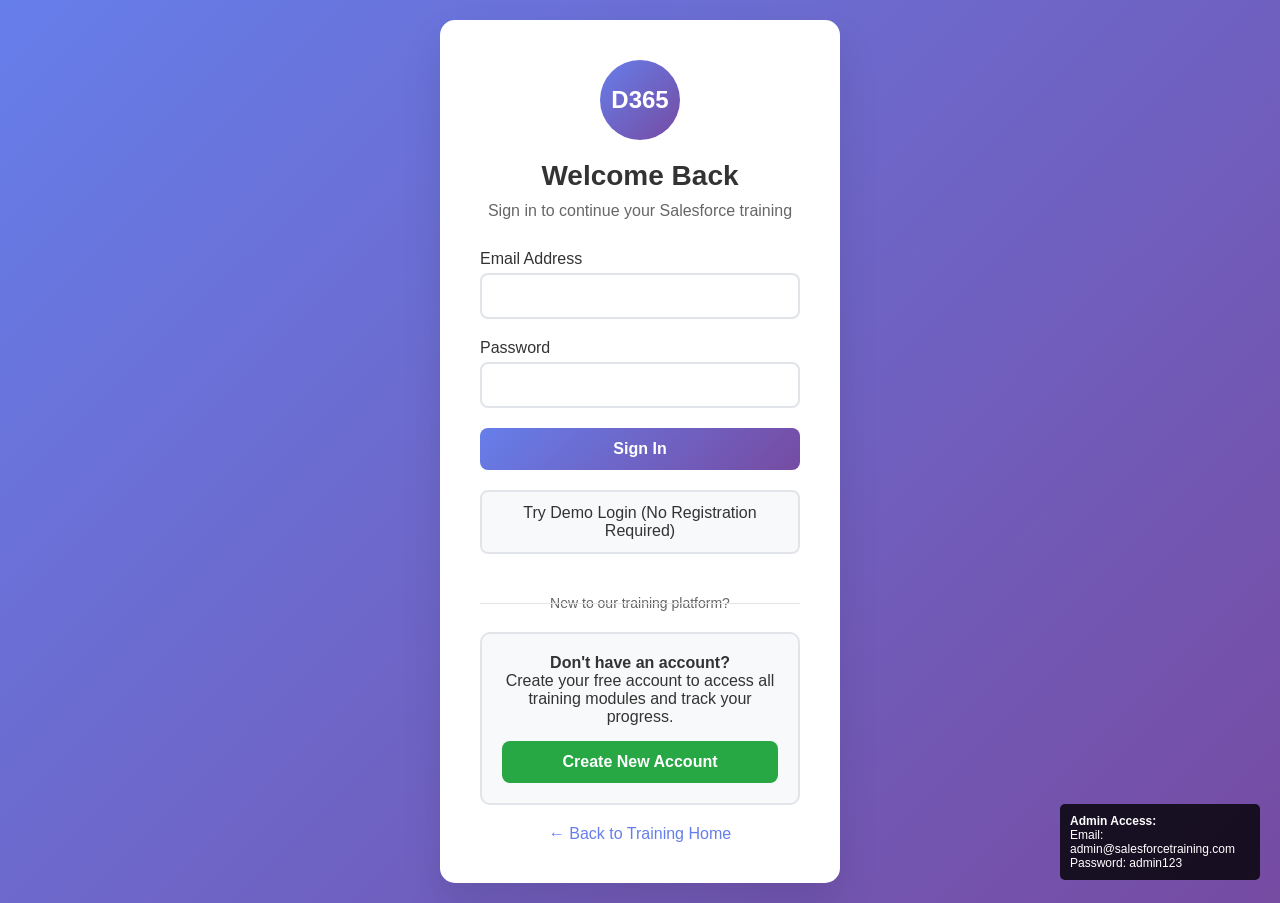
<file: auth-components/login.html>
<!DOCTYPE html>
<html lang="en">
<head>
    <meta charset="UTF-8">
    <meta name="viewport" content="width=device-width, initial-scale=1.0">
    <title>Login - Salesforce Training</title>
    <style>
        * {
            margin: 0;
            padding: 0;
            box-sizing: border-box;
        }

        body {
            font-family: 'Segoe UI', Tahoma, Geneva, Verdana, sans-serif;
            background: linear-gradient(135deg, #667eea 0%, #764ba2 100%);
            min-height: 100vh;
            display: flex;
            align-items: center;
            justify-content: center;
            padding: 20px;
        }

        .login-container {
            background: white;
            border-radius: 15px;
            box-shadow: 0 20px 40px rgba(0, 0, 0, 0.1);
            padding: 40px;
            width: 100%;
            max-width: 400px;
            text-align: center;
        }

        .logo {
            width: 80px;
            height: 80px;
            background: linear-gradient(135deg, #667eea 0%, #764ba2 100%);
            border-radius: 50%;
            margin: 0 auto 20px;
            display: flex;
            align-items: center;
            justify-content: center;
            color: white;
            font-size: 24px;
            font-weight: bold;
        }

        h1 {
            color: #333;
            margin-bottom: 10px;
            font-size: 28px;
        }

        .subtitle {
            color: #666;
            margin-bottom: 30px;
            font-size: 16px;
        }

        .form-group {
            margin-bottom: 20px;
            text-align: left;
        }

        label {
            display: block;
            margin-bottom: 5px;
            color: #333;
            font-weight: 500;
        }

        input[type="email"],
        input[type="password"] {
            width: 100%;
            padding: 12px 15px;
            border: 2px solid #e1e5e9;
            border-radius: 8px;
            font-size: 16px;
            transition: border-color 0.3s ease;
        }

        input[type="email"]:focus,
        input[type="password"]:focus {
            outline: none;
            border-color: #667eea;
        }

        .login-btn {
            width: 100%;
            padding: 12px;
            background: linear-gradient(135deg, #667eea 0%, #764ba2 100%);
            color: white;
            border: none;
            border-radius: 8px;
            font-size: 16px;
            font-weight: 600;
            cursor: pointer;
            transition: transform 0.2s ease;
            margin-bottom: 20px;
        }

        .login-btn:hover {
            transform: translateY(-2px);
        }

        .demo-login {
            width: 100%;
            padding: 12px;
            background: #f8f9fa;
            color: #333;
            border: 2px solid #e1e5e9;
            border-radius: 8px;
            font-size: 16px;
            cursor: pointer;
            transition: all 0.2s ease;
            margin-bottom: 20px;
        }

        .demo-login:hover {
            background: #e9ecef;
            border-color: #667eea;
        }

        .divider {
            margin: 20px 0;
            position: relative;
        }

        .divider::before {
            content: '';
            position: absolute;
            top: 50%;
            left: 0;
            right: 0;
            height: 1px;
            background: #e1e5e9;
        }

        .divider span {
            background: white;
            padding: 0 15px;
            color: #666;
            font-size: 14px;
        }

        .register-section {
            background: #f8f9fa;
            border-radius: 10px;
            padding: 20px;
            margin-top: 20px;
            border: 2px solid #e1e5e9;
        }

        .register-text {
            color: #333;
            margin-bottom: 15px;
            font-size: 16px;
        }

        .register-btn {
            width: 100%;
            padding: 12px;
            background: #28a745;
            color: white;
            border: none;
            border-radius: 8px;
            font-size: 16px;
            font-weight: 600;
            cursor: pointer;
            transition: all 0.2s ease;
            text-decoration: none;
            display: inline-block;
        }

        .register-btn:hover {
            background: #218838;
            transform: translateY(-2px);
        }

        .back-link {
            display: inline-block;
            margin-top: 20px;
            color: #667eea;
            text-decoration: none;
            font-weight: 500;
        }

        .back-link:hover {
            text-decoration: underline;
        }

        @media (max-width: 480px) {
            .login-container {
                padding: 30px 20px;
            }
            
            h1 {
                font-size: 24px;
            }
        }
    </style>
</head>
<body>
    <div class="login-container">
        <div class="logo">D365</div>
        <h1>Welcome Back</h1>
        <p class="subtitle">Sign in to continue your Salesforce training</p>
        
        <form id="loginForm">
            <div class="form-group">
                <label for="email">Email Address</label>
                <input type="email" id="email" name="email" required>
            </div>
            
            <div class="form-group">
                <label for="password">Password</label>
                <input type="password" id="password" name="password" required>
            </div>
            
            <button type="submit" class="login-btn">Sign In</button>
        </form>
        
        <button type="button" class="demo-login" onclick="demoLogin()">
            Try Demo Login (No Registration Required)
        </button>
        
        <div class="divider">
            <span>New to our training platform?</span>
        </div>
        
        <div class="register-section">
            <p class="register-text">
                <strong>Don't have an account?</strong><br>
                Create your free account to access all training modules and track your progress.
            </p>
            <a href="signup.html" class="register-btn">Create New Account</a>
        </div>
        
        <a href="../index.html" class="back-link">← Back to Training Home</a>
    </div>

    <script src="../data/userManager.js"></script>
    <script>
        document.getElementById('loginForm').addEventListener('submit', function(e) {
            e.preventDefault();
            
            const email = document.getElementById('email').value;
            const password = document.getElementById('password').value;
            
            // Validation
            if (!email || !password) {
                alert('Please fill in all fields');
                return;
            }
            
            // Use the user management system
            const result = userManager.loginUser(email, password);
            
            if (result.success) {
                // Show success message briefly
                const successMsg = document.createElement('div');
                successMsg.style.cssText = 'position:fixed;top:20px;left:50%;transform:translateX(-50%);background:#4CAF50;color:white;padding:15px 30px;border-radius:8px;z-index:1000;font-weight:bold;';
                successMsg.textContent = result.message + ' - Redirecting...';
                document.body.appendChild(successMsg);
                
                // Redirect after a short delay
                setTimeout(() => {
                    if (result.isAdmin) {
                        window.location.href = '../admin-dashboard/admin.html';
                    } else {
                        window.location.href = '../index.html';
                    }
                }, 1000);
            } else {
                // Show error message
                const errorMsg = document.createElement('div');
                errorMsg.style.cssText = 'position:fixed;top:20px;left:50%;transform:translateX(-50%);background:#f44336;color:white;padding:15px 30px;border-radius:8px;z-index:1000;font-weight:bold;';
                errorMsg.textContent = result.message;
                document.body.appendChild(errorMsg);
                
                // Remove error message after 3 seconds
                setTimeout(() => {
                    document.body.removeChild(errorMsg);
                }, 3000);
            }
        });
           function demoLogin() {
            // Create a demo user if it doesn't exist
            const demoUserData = {
                firstName: 'Demo',
                lastName: 'User',
                email: 'demo@example.com',
                company: 'Demo Company',
                role: 'sales_executive',
                password: 'demo123'
            };
            
            // Register demo user (will only create if doesn't exist)
            userManager.registerUser(demoUserData);
            
            // Login as demo user
            const result = userManager.loginUser('demo@example.com', 'demo123');
            
            if (result.success) {
                // Show success message briefly
                const successMsg = document.createElement('div');
                successMsg.style.cssText = 'position:fixed;top:20px;left:50%;transform:translateX(-50%);background:#4CAF50;color:white;padding:15px 30px;border-radius:8px;z-index:1000;font-weight:bold;';
                successMsg.textContent = 'Demo login successful - Redirecting...';
                document.body.appendChild(successMsg);
                
                // Redirect after a short delay
                setTimeout(() => {
                    window.location.href = '../index.html';
                }, 1000);
            }
        }
        
        // Add admin login info
        document.addEventListener('DOMContentLoaded', function() {
            const adminInfo = document.createElement('div');
            adminInfo.style.cssText = `
                position: fixed;
                bottom: 20px;
                right: 20px;
                background: rgba(0,0,0,0.8);
                color: white;
                padding: 10px;
                border-radius: 5px;
                font-size: 12px;
                max-width: 200px;
            `;
            adminInfo.innerHTML = `
                <strong>Admin Access:</strong><br>
                Email: admin@salesforcetraining.com<br>
                Password: admin123
            `;
            document.body.appendChild(adminInfo);
        });
    </script>
</body>
</html>
</file>
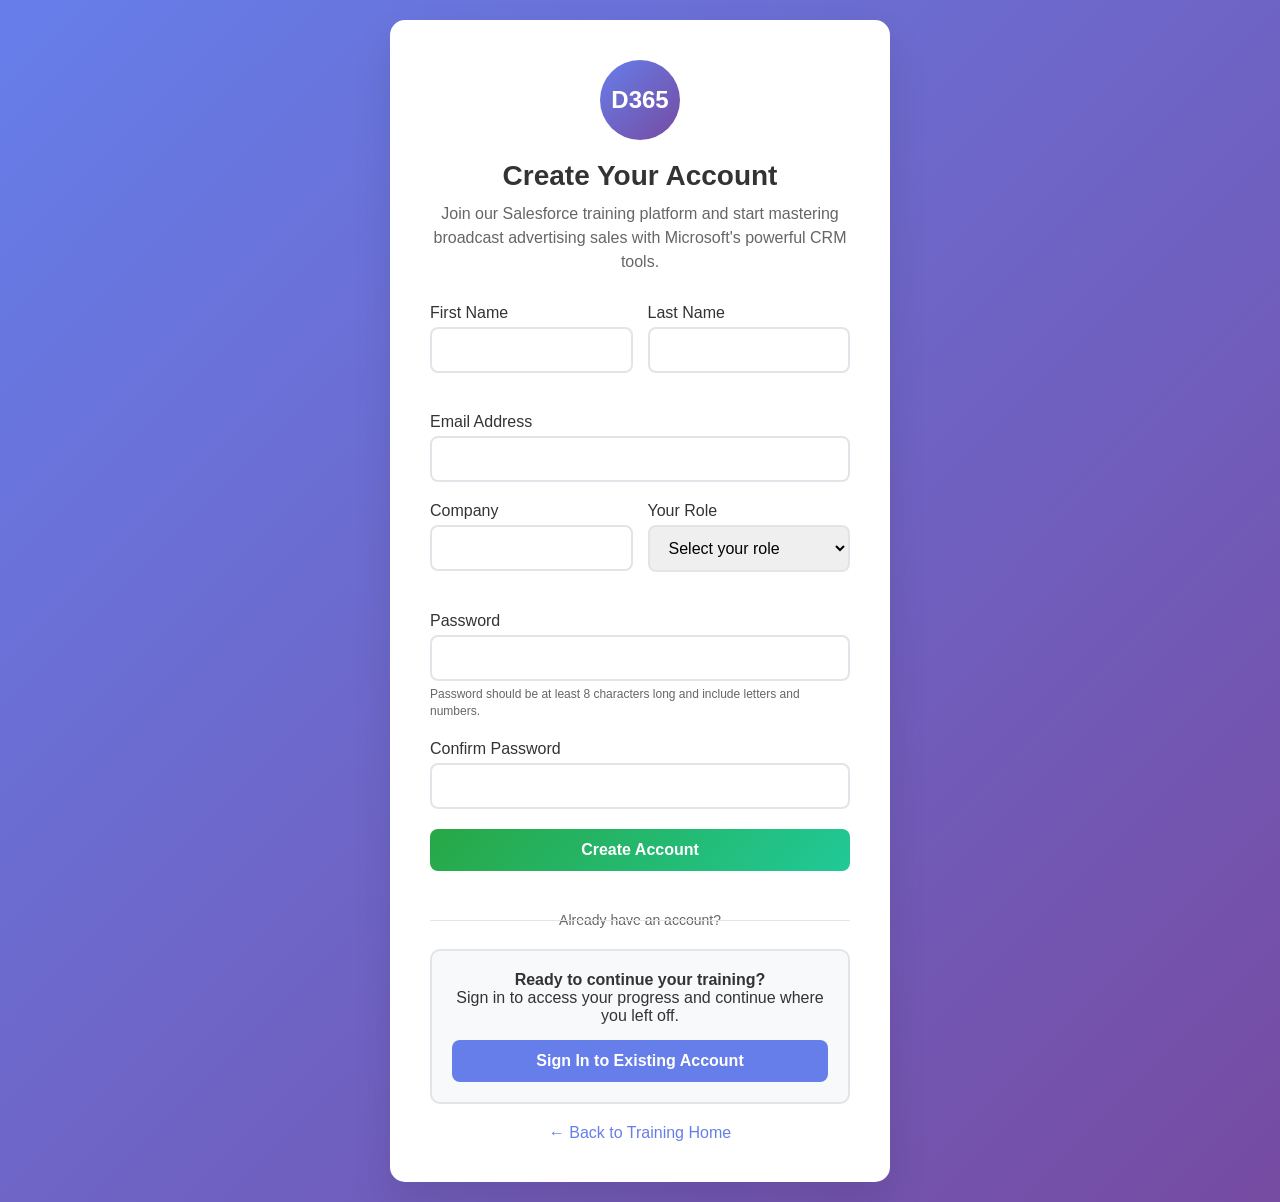
<file: auth-components/signup.html>
<!DOCTYPE html>
<html lang="en">
<head>
    <meta charset="UTF-8">
    <meta name="viewport" content="width=device-width, initial-scale=1.0">
    <title>Create Account - Salesforce Training</title>
    <style>
        * {
            margin: 0;
            padding: 0;
            box-sizing: border-box;
        }

        body {
            font-family: 'Segoe UI', Tahoma, Geneva, Verdana, sans-serif;
            background: linear-gradient(135deg, #667eea 0%, #764ba2 100%);
            min-height: 100vh;
            display: flex;
            align-items: center;
            justify-content: center;
            padding: 20px;
        }

        .signup-container {
            background: white;
            border-radius: 15px;
            box-shadow: 0 20px 40px rgba(0, 0, 0, 0.1);
            padding: 40px;
            width: 100%;
            max-width: 500px;
            text-align: center;
        }

        .logo {
            width: 80px;
            height: 80px;
            background: linear-gradient(135deg, #667eea 0%, #764ba2 100%);
            border-radius: 50%;
            margin: 0 auto 20px;
            display: flex;
            align-items: center;
            justify-content: center;
            color: white;
            font-size: 24px;
            font-weight: bold;
        }

        h1 {
            color: #333;
            margin-bottom: 10px;
            font-size: 28px;
        }

        .subtitle {
            color: #666;
            margin-bottom: 30px;
            font-size: 16px;
            line-height: 1.5;
        }

        .form-row {
            display: flex;
            gap: 15px;
            margin-bottom: 20px;
        }

        .form-group {
            margin-bottom: 20px;
            text-align: left;
            flex: 1;
        }

        .form-group.full-width {
            flex: none;
            width: 100%;
        }

        label {
            display: block;
            margin-bottom: 5px;
            color: #333;
            font-weight: 500;
        }

        input[type="text"],
        input[type="email"],
        input[type="password"],
        select {
            width: 100%;
            padding: 12px 15px;
            border: 2px solid #e1e5e9;
            border-radius: 8px;
            font-size: 16px;
            transition: border-color 0.3s ease;
        }

        input[type="text"]:focus,
        input[type="email"]:focus,
        input[type="password"]:focus,
        select:focus {
            outline: none;
            border-color: #667eea;
        }

        select {
            cursor: pointer;
        }

        .password-requirements {
            font-size: 12px;
            color: #666;
            margin-top: 5px;
            line-height: 1.4;
        }

        .signup-btn {
            width: 100%;
            padding: 12px;
            background: linear-gradient(135deg, #28a745 0%, #20c997 100%);
            color: white;
            border: none;
            border-radius: 8px;
            font-size: 16px;
            font-weight: 600;
            cursor: pointer;
            transition: transform 0.2s ease;
            margin-bottom: 20px;
        }

        .signup-btn:hover {
            transform: translateY(-2px);
        }

        .signup-btn:disabled {
            background: #ccc;
            cursor: not-allowed;
            transform: none;
        }

        .divider {
            margin: 20px 0;
            position: relative;
        }

        .divider::before {
            content: '';
            position: absolute;
            top: 50%;
            left: 0;
            right: 0;
            height: 1px;
            background: #e1e5e9;
        }

        .divider span {
            background: white;
            padding: 0 15px;
            color: #666;
            font-size: 14px;
        }

        .login-section {
            background: #f8f9fa;
            border-radius: 10px;
            padding: 20px;
            margin-top: 20px;
            border: 2px solid #e1e5e9;
        }

        .login-text {
            color: #333;
            margin-bottom: 15px;
            font-size: 16px;
        }

        .login-btn {
            width: 100%;
            padding: 12px;
            background: #667eea;
            color: white;
            border: none;
            border-radius: 8px;
            font-size: 16px;
            font-weight: 600;
            cursor: pointer;
            transition: all 0.2s ease;
            text-decoration: none;
            display: inline-block;
        }

        .login-btn:hover {
            background: #5a67d8;
            transform: translateY(-2px);
        }

        .back-link {
            display: inline-block;
            margin-top: 20px;
            color: #667eea;
            text-decoration: none;
            font-weight: 500;
        }

        .back-link:hover {
            text-decoration: underline;
        }

        .success-message {
            background: #d4edda;
            color: #155724;
            padding: 15px;
            border-radius: 8px;
            margin-bottom: 20px;
            border: 1px solid #c3e6cb;
            display: none;
        }

        @media (max-width: 600px) {
            .form-row {
                flex-direction: column;
                gap: 0;
            }
            
            .signup-container {
                padding: 30px 20px;
            }
            
            h1 {
                font-size: 24px;
            }
        }
    </style>
</head>
<body>
    <div class="signup-container">
        <div class="logo">D365</div>
        <h1>Create Your Account</h1>
        <p class="subtitle">
            Join our Salesforce training platform and start mastering broadcast advertising sales with Microsoft's powerful CRM tools.
        </p>
        
        <div class="success-message" id="successMessage">
            Account created successfully! You can now log in and start your training journey.
        </div>
        
        <form id="signupForm">
            <div class="form-row">
                <div class="form-group">
                    <label for="firstName">First Name</label>
                    <input type="text" id="firstName" name="firstName" required>
                </div>
                
                <div class="form-group">
                    <label for="lastName">Last Name</label>
                    <input type="text" id="lastName" name="lastName" required>
                </div>
            </div>
            
            <div class="form-group full-width">
                <label for="email">Email Address</label>
                <input type="email" id="email" name="email" required>
            </div>
            
            <div class="form-row">
                <div class="form-group">
                    <label for="company">Company</label>
                    <input type="text" id="company" name="company" required>
                </div>
                
                <div class="form-group">
                    <label for="role">Your Role</label>
                    <select id="role" name="role" required>
                        <option value="">Select your role</option>
                        <option value="sales_executive">Sales Executive</option>
                        <option value="account_manager">Account Manager</option>
                        <option value="sales_manager">Sales Manager</option>
                        <option value="media_planner">Media Planner</option>
                        <option value="business_development">Business Development</option>
                        <option value="other">Other</option>
                    </select>
                </div>
            </div>
            
            <div class="form-group full-width">
                <label for="password">Password</label>
                <input type="password" id="password" name="password" required>
                <div class="password-requirements">
                    Password should be at least 8 characters long and include letters and numbers.
                </div>
            </div>
            
            <div class="form-group full-width">
                <label for="confirmPassword">Confirm Password</label>
                <input type="password" id="confirmPassword" name="confirmPassword" required>
            </div>
            
            <button type="submit" class="signup-btn" id="submitBtn">Create Account</button>
        </form>
        
        <div class="divider">
            <span>Already have an account?</span>
        </div>
        
        <div class="login-section">
            <p class="login-text">
                <strong>Ready to continue your training?</strong><br>
                Sign in to access your progress and continue where you left off.
            </p>
            <a href="login.html" class="login-btn">Sign In to Existing Account</a>
        </div>
        
        <a href="../index.html" class="back-link">← Back to Training Home</a>
    </div>

    <script src="../data/userManager.js"></script>
    <script>
        document.getElementById('signupForm').addEventListener('submit', function(e) {
            e.preventDefault();
            
            const formData = new FormData(this);
            const data = Object.fromEntries(formData);
            
            // Validation
            if (!validateForm(data)) {
                return;
            }
            
            // Create account using user management system
            const submitBtn = document.getElementById('submitBtn');
            submitBtn.textContent = 'Creating Account...';
            submitBtn.disabled = true;
            
            setTimeout(() => {
                const result = userManager.registerUser(data);
                
                if (result.success) {
                    // Show success message
                    document.getElementById('successMessage').style.display = 'block';
                    
                    // Auto-login the user
                    const loginResult = userManager.loginUser(data.email, data.password);
                    
                    if (loginResult.success) {
                        // Reset form
                        this.reset();
                        submitBtn.textContent = 'Create Account';
                        submitBtn.disabled = false;
                        
                        // Redirect after a moment
                        setTimeout(() => {
                            window.location.href = '../index.html';
                        }, 2000);
                    }
                } else {
                    alert(result.message);
                    submitBtn.textContent = 'Create Account';
                    submitBtn.disabled = false;
                }
                
            }, 1500);
        });
        
        function validateForm(data) {
            // Check all required fields
            const requiredFields = ['firstName', 'lastName', 'email', 'company', 'role', 'password', 'confirmPassword'];
            for (let field of requiredFields) {
                if (!data[field] || data[field].trim() === '') {
                    alert(`Please fill in the ${field.replace(/([A-Z])/g, ' $1').toLowerCase()} field.`);
                    return false;
                }
            }
            
            // Validate email format
            const emailRegex = /^[^\s@]+@[^\s@]+\.[^\s@]+$/;
            if (!emailRegex.test(data.email)) {
                alert('Please enter a valid email address.');
                return false;
            }
            
            // Validate password strength
            if (data.password.length < 8) {
                alert('Password must be at least 8 characters long.');
                return false;
            }
            
            // Check password confirmation
            if (data.password !== data.confirmPassword) {
                alert('Passwords do not match.');
                return false;
            }
            
            return true;
        }
    </script>
</body>
</html>
</file>
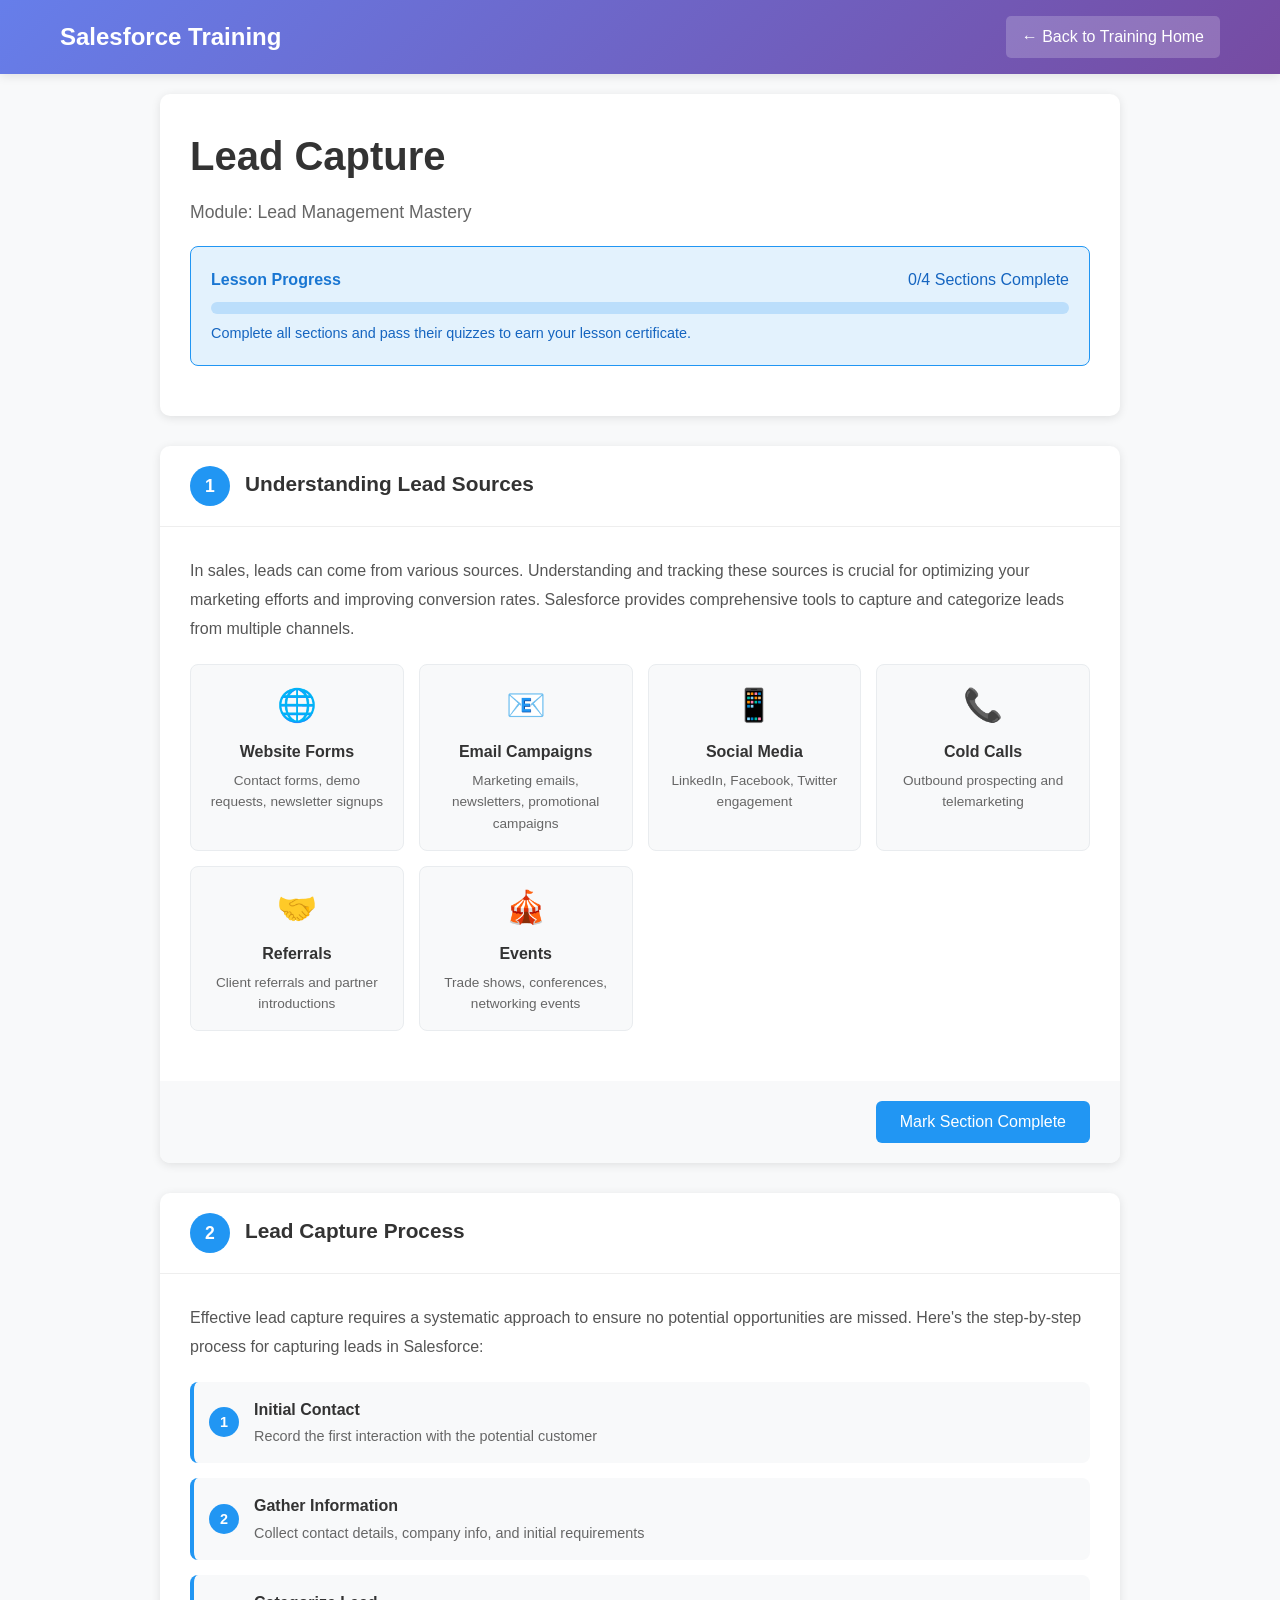
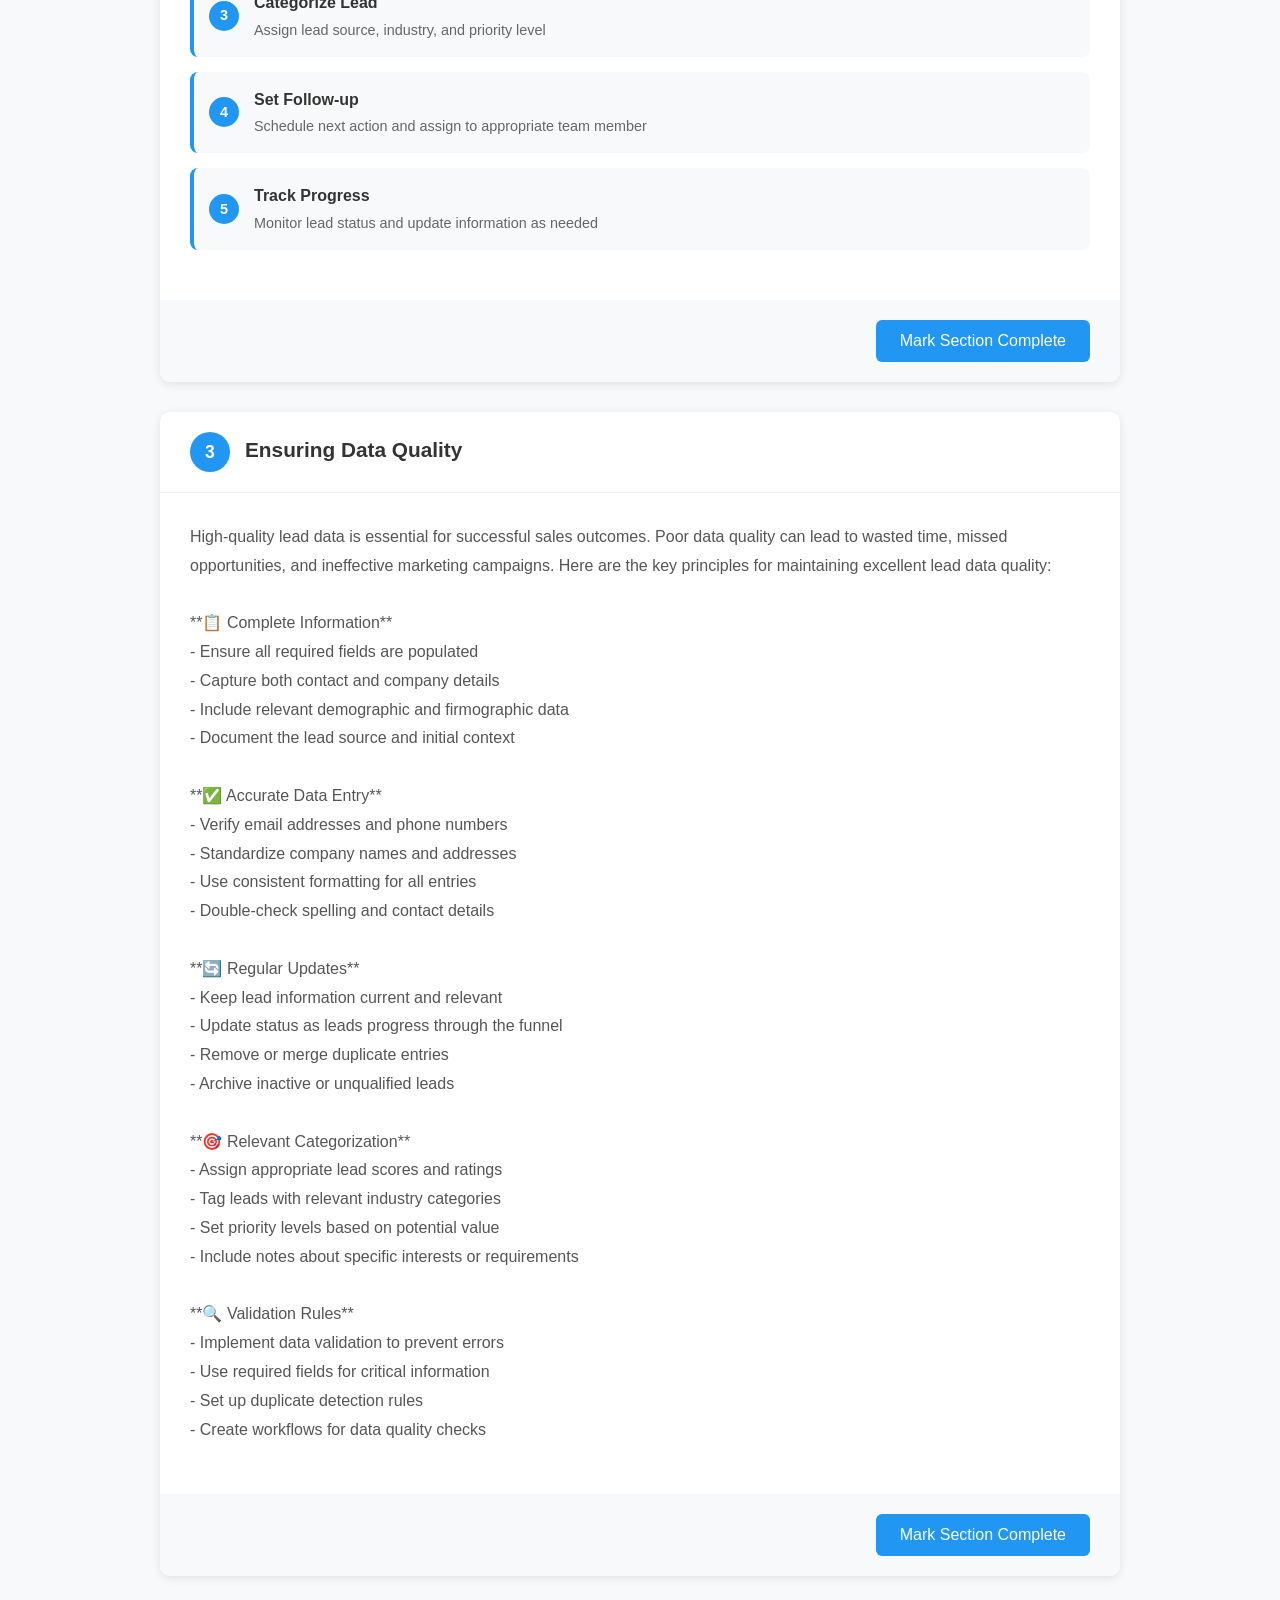
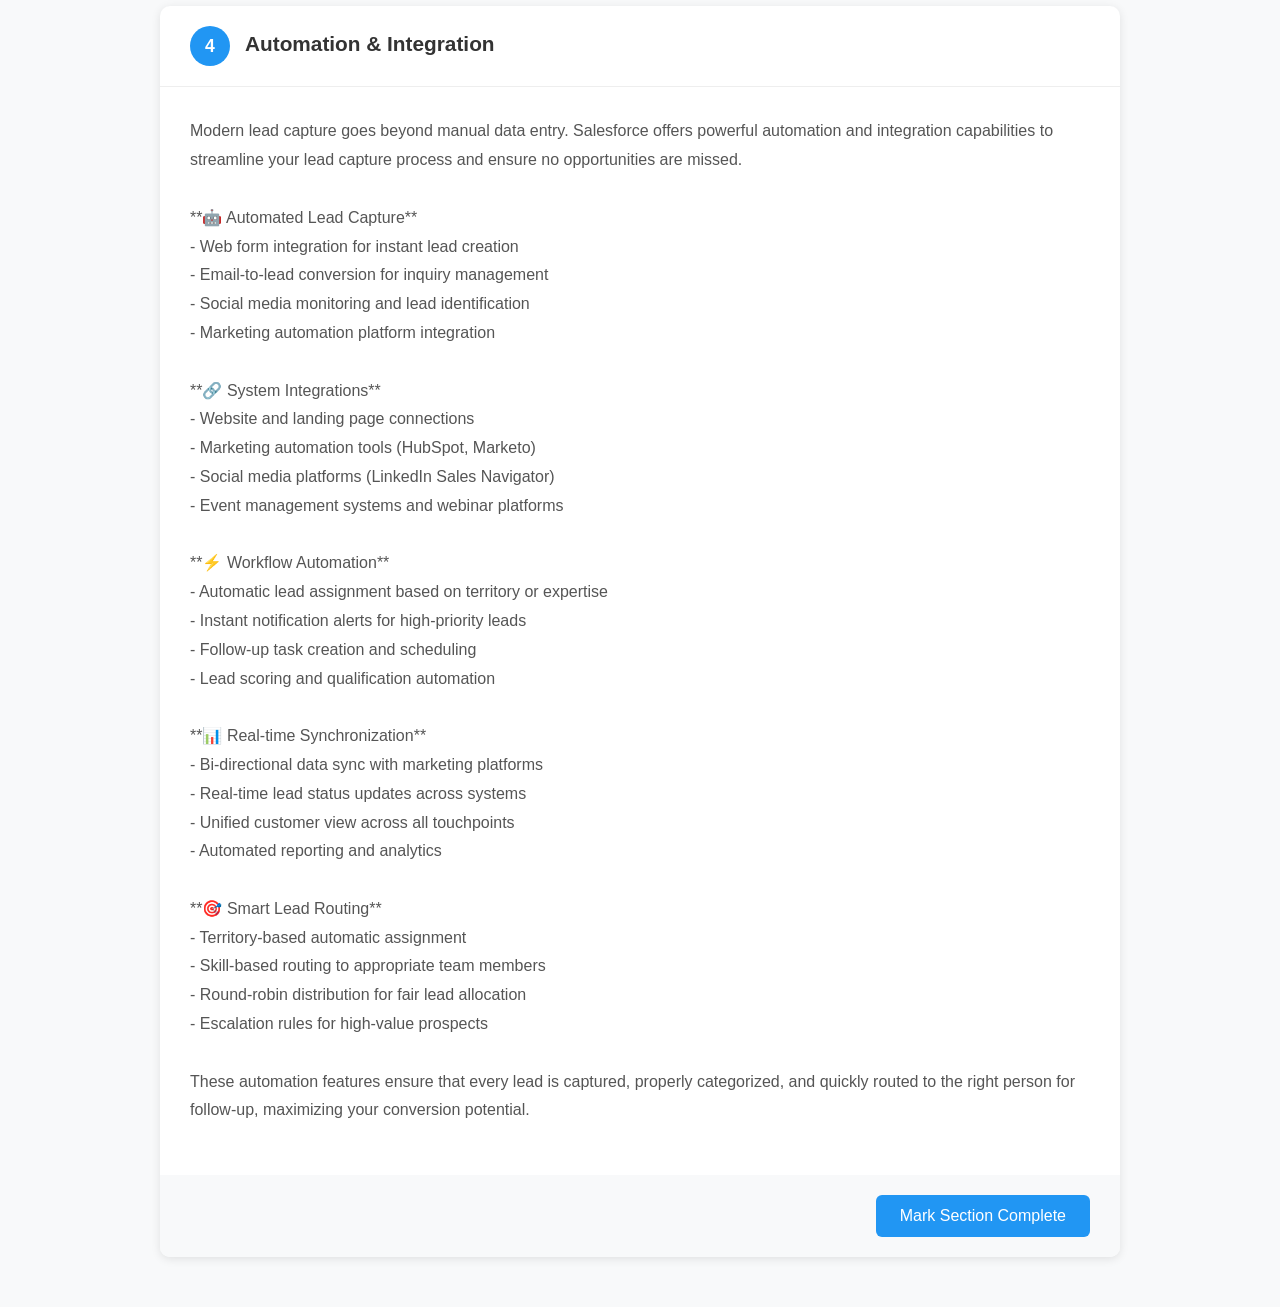
<file: lessons/lesson-lead-capture.html>
<!DOCTYPE html>
<html lang="en">
<head>
    <meta charset="UTF-8">
    <meta name="viewport" content="width=device-width, initial-scale=1.0">
    <title>Lead Capture - Salesforce Training</title>
    <style>
        * {
            margin: 0;
            padding: 0;
            box-sizing: border-box;
        }
        body {
            font-family: 'Segoe UI', Tahoma, Geneva, Verdana, sans-serif;
            line-height: 1.6;
            color: #333;
            background-color: #f8f9fa;
        }
        .header {
            background: linear-gradient(135deg, #667eea 0%, #764ba2 100%);
            color: white;
            padding: 1rem 0;
            position: sticky;
            top: 0;
            z-index: 1000;
            box-shadow: 0 2px 10px rgba(0,0,0,0.1);
        }
        .header-content {
            max-width: 1200px;
            margin: 0 auto;
            padding: 0 20px;
            display: flex;
            justify-content: space-between;
            align-items: center;
        }
        .logo {
            font-size: 1.5rem;
            font-weight: bold;
        }
        .back-btn {
            background: rgba(255,255,255,0.2);
            color: white;
            border: none;
            padding: 8px 16px;
            border-radius: 5px;
            cursor: pointer;
            text-decoration: none;
            display: inline-block;
        }
        .back-btn:hover {
            background: rgba(255,255,255,0.3);
        }
        .container {
            max-width: 1000px;
            margin: 0 auto;
            padding: 20px;
        }
        .lesson-header {
            background: white;
            padding: 30px;
            border-radius: 10px;
            box-shadow: 0 2px 10px rgba(0,0,0,0.1);
            margin-bottom: 30px;
        }
        .lesson-title {
            font-size: 2.5rem;
            color: #333;
            margin-bottom: 10px;
        }
        .lesson-subtitle {
            color: #666;
            font-size: 1.1rem;
            margin-bottom: 20px;
        }
        .progress-section {
            background: #e3f2fd;
            border: 1px solid #2196f3;
            border-radius: 8px;
            padding: 20px;
            margin-bottom: 20px;
        }
        .progress-header {
            display: flex;
            justify-content: space-between;
            align-items: center;
            margin-bottom: 10px;
        }
        .progress-title {
            font-weight: bold;
            color: #1976d2;
        }
        .progress-count {
            color: #1565c0;
        }
        .progress-bar {
            width: 100%;
            height: 12px;
            background: #bbdefb;
            border-radius: 6px;
            overflow: hidden;
        }
        .progress-fill {
            height: 100%;
            background: #2196f3;
            border-radius: 6px;
            transition: width 0.5s ease;
            width: 0%;
        }
        .progress-text {
            color: #1565c0;
            font-size: 0.9rem;
            margin-top: 8px;
        }
        .section {
            background: white;
            margin-bottom: 30px;
            border-radius: 10px;
            box-shadow: 0 2px 10px rgba(0,0,0,0.1);
            overflow: hidden;
            transition: all 0.3s ease;
        }
        .section.completed {
            background: #f1f8e9;
            border: 1px solid #4caf50;
        }
        .section-header {
            padding: 20px 30px;
            border-bottom: 1px solid #eee;
            display: flex;
            align-items: center;
            gap: 15px;
        }
        .section.completed .section-header {
            background: #e8f5e8;
        }
        .section-number {
            width: 40px;
            height: 40px;
            border-radius: 50%;
            background: #2196f3;
            color: white;
            display: flex;
            align-items: center;
            justify-content: center;
            font-weight: bold;
            font-size: 1.1rem;
        }
        .section.completed .section-number {
            background: #4caf50;
        }
        .section-title-container {
            flex: 1;
        }
        .section-title {
            font-size: 1.3rem;
            font-weight: bold;
            color: #333;
            margin-bottom: 5px;
        }
        .section-badges {
            display: flex;
            gap: 10px;
            margin-top: 5px;
        }
        .badge {
            padding: 4px 8px;
            border-radius: 12px;
            font-size: 0.75rem;
            font-weight: 500;
        }
        .badge-quiz {
            background: #e3f2fd;
            color: #1976d2;
        }
        .badge-complete {
            background: #e8f5e8;
            color: #2e7d32;
        }
        .section-content {
            padding: 30px;
        }
        .section-text {
            color: #555;
            line-height: 1.8;
            margin-bottom: 20px;
            white-space: pre-line;
        }
        .lead-sources {
            display: grid;
            grid-template-columns: repeat(auto-fit, minmax(200px, 1fr));
            gap: 15px;
            margin: 20px 0;
        }
        .lead-source {
            background: #f8f9fa;
            border: 1px solid #e9ecef;
            border-radius: 8px;
            padding: 15px;
            text-align: center;
        }
        .lead-source-icon {
            font-size: 2rem;
            margin-bottom: 8px;
        }
        .lead-source-title {
            font-weight: bold;
            margin-bottom: 5px;
            color: #333;
        }
        .lead-source-desc {
            font-size: 0.85rem;
            color: #666;
        }
        .process-steps {
            display: flex;
            flex-direction: column;
            gap: 15px;
            margin: 20px 0;
        }
        .process-step {
            display: flex;
            align-items: center;
            gap: 15px;
            padding: 15px;
            background: #f8f9fa;
            border-radius: 8px;
            border-left: 4px solid #2196f3;
        }
        .step-number {
            width: 30px;
            height: 30px;
            border-radius: 50%;
            background: #2196f3;
            color: white;
            display: flex;
            align-items: center;
            justify-content: center;
            font-weight: bold;
            font-size: 0.9rem;
        }
        .step-content {
            flex: 1;
        }
        .step-title {
            font-weight: bold;
            margin-bottom: 3px;
            color: #333;
        }
        .step-desc {
            font-size: 0.9rem;
            color: #666;
        }
        .section-actions {
            display: flex;
            justify-content: flex-end;
            padding: 20px 30px;
            background: #f8f9fa;
        }
        .section.completed .section-actions {
            background: #f1f8e9;
        }
        .complete-btn {
            background: #2196f3;
            color: white;
            border: none;
            padding: 12px 24px;
            border-radius: 6px;
            cursor: pointer;
            font-size: 1rem;
            font-weight: 500;
            transition: background 0.3s ease;
        }
        .complete-btn:hover {
            background: #1976d2;
        }
        .complete-btn:disabled {
            background: #ccc;
            cursor: not-allowed;
        }
        .lesson-complete {
            background: #e8f5e8;
            border: 1px solid #4caf50;
            border-radius: 10px;
            padding: 30px;
            text-align: center;
            margin-top: 30px;
        }
        .lesson-complete-icon {
            font-size: 4rem;
            margin-bottom: 20px;
        }
        .lesson-complete-title {
            font-size: 1.5rem;
            font-weight: bold;
            color: #2e7d32;
            margin-bottom: 10px;
        }
        .lesson-complete-text {
            color: #388e3c;
            margin-bottom: 20px;
        }
        .certificate-btn {
            background: #4caf50;
            color: white;
            border: none;
            padding: 15px 30px;
            border-radius: 6px;
            cursor: pointer;
            font-size: 1.1rem;
            font-weight: 500;
            transition: background 0.3s ease;
        }
        .certificate-btn:hover {
            background: #388e3c;
        }
        
        /* Modal Styles */
        .modal {
            display: none;
            position: fixed;
            z-index: 2000;
            left: 0;
            top: 0;
            width: 100%;
            height: 100%;
            background-color: rgba(0,0,0,0.5);
        }
        .modal-content {
            background-color: white;
            margin: 5% auto;
            padding: 0;
            border-radius: 10px;
            width: 90%;
            max-width: 600px;
            max-height: 90vh;
            overflow-y: auto;
            box-shadow: 0 4px 20px rgba(0,0,0,0.3);
        }
        .modal-header {
            background: linear-gradient(135deg, #4caf50 0%, #2e7d32 100%);
            color: white;
            padding: 20px 30px;
            border-radius: 10px 10px 0 0;
            display: flex;
            justify-content: space-between;
            align-items: center;
        }
        .modal-title {
            font-size: 1.5rem;
            font-weight: bold;
        }
        .close {
            color: white;
            font-size: 28px;
            font-weight: bold;
            cursor: pointer;
            line-height: 1;
        }
        .close:hover {
            opacity: 0.7;
        }
        .modal-body {
            padding: 30px;
        }
        .quiz-question {
            margin-bottom: 25px;
        }
        .question-text {
            font-size: 1.1rem;
            font-weight: 500;
            margin-bottom: 15px;
            color: #333;
        }
        .quiz-options {
            display: flex;
            flex-direction: column;
            gap: 10px;
        }
        .quiz-option {
            padding: 12px 16px;
            border: 2px solid #e0e0e0;
            border-radius: 6px;
            cursor: pointer;
            transition: all 0.3s ease;
            background: white;
        }
        .quiz-option:hover {
            border-color: #2196f3;
            background: #f3f8ff;
        }
        .quiz-option.selected {
            border-color: #2196f3;
            background: #e3f2fd;
        }
        .quiz-option.correct {
            border-color: #4caf50;
            background: #e8f5e8;
        }
        .quiz-option.incorrect {
            border-color: #f44336;
            background: #ffebee;
        }
        .quiz-navigation {
            display: flex;
            justify-content: space-between;
            align-items: center;
            margin-top: 30px;
            padding-top: 20px;
            border-top: 1px solid #eee;
        }
        .quiz-progress {
            color: #666;
            font-size: 0.9rem;
        }
        .quiz-btn {
            background: #2196f3;
            color: white;
            border: none;
            padding: 10px 20px;
            border-radius: 6px;
            cursor: pointer;
            font-size: 1rem;
            transition: background 0.3s ease;
        }
        .quiz-btn:hover {
            background: #1976d2;
        }
        .quiz-btn:disabled {
            background: #ccc;
            cursor: not-allowed;
        }
        .quiz-results {
            text-align: center;
            padding: 20px;
        }
        .quiz-score {
            font-size: 2rem;
            font-weight: bold;
            margin-bottom: 10px;
        }
        .quiz-score.pass {
            color: #4caf50;
        }
        .quiz-score.fail {
            color: #f44336;
        }
        .quiz-message {
            font-size: 1.1rem;
            margin-bottom: 20px;
        }
        
        @media (max-width: 768px) {
            .container {
                padding: 10px;
            }
            .lesson-header {
                padding: 20px;
            }
            .lesson-title {
                font-size: 2rem;
            }
            .section-content {
                padding: 20px;
            }
            .modal-content {
                width: 95%;
                margin: 2% auto;
            }
            .lead-sources {
                grid-template-columns: 1fr;
            }
        }
    </style>
</head>
<body>
    <header class="header">
        <div class="header-content">
            <div class="logo">Salesforce Training</div>
            <a href="../index.html" class="back-btn">← Back to Training Home</a>
        </div>
    </header>

    <div class="container">
        <div class="lesson-header">
            <h1 class="lesson-title">Lead Capture</h1>
            <p class="lesson-subtitle">Module: Lead Management Mastery</p>
            
            <div class="progress-section">
                <div class="progress-header">
                    <span class="progress-title">Lesson Progress</span>
                    <span class="progress-count"><span id="completed-count">0</span>/4 Sections Complete</span>
                </div>
                <div class="progress-bar">
                    <div class="progress-fill" id="progress-fill"></div>
                </div>
                <p class="progress-text">Complete all sections and pass their quizzes to earn your lesson certificate.</p>
            </div>
        </div>

        <!-- Section 1: Lead Sources -->
        <div class="section" data-section="lead-sources">
            <div class="section-header">
                <div class="section-number">1</div>
                <div class="section-title-container">
                    <h2 class="section-title">Understanding Lead Sources</h2>
                    <div class="section-badges" style="display: none;">
                        <span class="badge badge-quiz">✓ Quiz Passed</span>
                        <span class="badge badge-complete">Section Complete</span>
                    </div>
                </div>
            </div>
            <div class="section-content">
                <div class="section-text">In sales, leads can come from various sources. Understanding and tracking these sources is crucial for optimizing your marketing efforts and improving conversion rates. Salesforce provides comprehensive tools to capture and categorize leads from multiple channels.</div>
                
                <div class="lead-sources">
                    <div class="lead-source">
                        <div class="lead-source-icon">🌐</div>
                        <div class="lead-source-title">Website Forms</div>
                        <div class="lead-source-desc">Contact forms, demo requests, newsletter signups</div>
                    </div>
                    <div class="lead-source">
                        <div class="lead-source-icon">📧</div>
                        <div class="lead-source-title">Email Campaigns</div>
                        <div class="lead-source-desc">Marketing emails, newsletters, promotional campaigns</div>
                    </div>
                    <div class="lead-source">
                        <div class="lead-source-icon">📱</div>
                        <div class="lead-source-title">Social Media</div>
                        <div class="lead-source-desc">LinkedIn, Facebook, Twitter engagement</div>
                    </div>
                    <div class="lead-source">
                        <div class="lead-source-icon">📞</div>
                        <div class="lead-source-title">Cold Calls</div>
                        <div class="lead-source-desc">Outbound prospecting and telemarketing</div>
                    </div>
                    <div class="lead-source">
                        <div class="lead-source-icon">🤝</div>
                        <div class="lead-source-title">Referrals</div>
                        <div class="lead-source-desc">Client referrals and partner introductions</div>
                    </div>
                    <div class="lead-source">
                        <div class="lead-source-icon">🎪</div>
                        <div class="lead-source-title">Events</div>
                        <div class="lead-source-desc">Trade shows, conferences, networking events</div>
                    </div>
                </div>
            </div>
            <div class="section-actions">
                <button class="complete-btn" onclick="completeSection('lead-sources')">Mark Section Complete</button>
            </div>
        </div>

        <!-- Section 2: Lead Capture Process -->
        <div class="section" data-section="capture-process">
            <div class="section-header">
                <div class="section-number">2</div>
                <div class="section-title-container">
                    <h2 class="section-title">Lead Capture Process</h2>
                    <div class="section-badges" style="display: none;">
                        <span class="badge badge-quiz">✓ Quiz Passed</span>
                        <span class="badge badge-complete">Section Complete</span>
                    </div>
                </div>
            </div>
            <div class="section-content">
                <div class="section-text">Effective lead capture requires a systematic approach to ensure no potential opportunities are missed. Here's the step-by-step process for capturing leads in Salesforce:</div>
                
                <div class="process-steps">
                    <div class="process-step">
                        <div class="step-number">1</div>
                        <div class="step-content">
                            <div class="step-title">Initial Contact</div>
                            <div class="step-desc">Record the first interaction with the potential customer</div>
                        </div>
                    </div>
                    <div class="process-step">
                        <div class="step-number">2</div>
                        <div class="step-content">
                            <div class="step-title">Gather Information</div>
                            <div class="step-desc">Collect contact details, company info, and initial requirements</div>
                        </div>
                    </div>
                    <div class="process-step">
                        <div class="step-number">3</div>
                        <div class="step-content">
                            <div class="step-title">Categorize Lead</div>
                            <div class="step-desc">Assign lead source, industry, and priority level</div>
                        </div>
                    </div>
                    <div class="process-step">
                        <div class="step-number">4</div>
                        <div class="step-content">
                            <div class="step-title">Set Follow-up</div>
                            <div class="step-desc">Schedule next action and assign to appropriate team member</div>
                        </div>
                    </div>
                    <div class="process-step">
                        <div class="step-number">5</div>
                        <div class="step-content">
                            <div class="step-title">Track Progress</div>
                            <div class="step-desc">Monitor lead status and update information as needed</div>
                        </div>
                    </div>
                </div>
            </div>
            <div class="section-actions">
                <button class="complete-btn" onclick="completeSection('capture-process')">Mark Section Complete</button>
            </div>
        </div>

        <!-- Section 3: Data Quality -->
        <div class="section" data-section="data-quality">
            <div class="section-header">
                <div class="section-number">3</div>
                <div class="section-title-container">
                    <h2 class="section-title">Ensuring Data Quality</h2>
                    <div class="section-badges" style="display: none;">
                        <span class="badge badge-quiz">✓ Quiz Passed</span>
                        <span class="badge badge-complete">Section Complete</span>
                    </div>
                </div>
            </div>
            <div class="section-content">
                <div class="section-text">High-quality lead data is essential for successful sales outcomes. Poor data quality can lead to wasted time, missed opportunities, and ineffective marketing campaigns. Here are the key principles for maintaining excellent lead data quality:

**📋 Complete Information**
- Ensure all required fields are populated
- Capture both contact and company details
- Include relevant demographic and firmographic data
- Document the lead source and initial context

**✅ Accurate Data Entry**
- Verify email addresses and phone numbers
- Standardize company names and addresses
- Use consistent formatting for all entries
- Double-check spelling and contact details

**🔄 Regular Updates**
- Keep lead information current and relevant
- Update status as leads progress through the funnel
- Remove or merge duplicate entries
- Archive inactive or unqualified leads

**🎯 Relevant Categorization**
- Assign appropriate lead scores and ratings
- Tag leads with relevant industry categories
- Set priority levels based on potential value
- Include notes about specific interests or requirements

**🔍 Validation Rules**
- Implement data validation to prevent errors
- Use required fields for critical information
- Set up duplicate detection rules
- Create workflows for data quality checks</div>
            </div>
            <div class="section-actions">
                <button class="complete-btn" onclick="completeSection('data-quality')">Mark Section Complete</button>
            </div>
        </div>

        <!-- Section 4: Automation & Integration -->
        <div class="section" data-section="automation-integration">
            <div class="section-header">
                <div class="section-number">4</div>
                <div class="section-title-container">
                    <h2 class="section-title">Automation & Integration</h2>
                    <div class="section-badges" style="display: none;">
                        <span class="badge badge-quiz">✓ Quiz Passed</span>
                        <span class="badge badge-complete">Section Complete</span>
                    </div>
                </div>
            </div>
            <div class="section-content">
                <div class="section-text">Modern lead capture goes beyond manual data entry. Salesforce offers powerful automation and integration capabilities to streamline your lead capture process and ensure no opportunities are missed.

**🤖 Automated Lead Capture**
- Web form integration for instant lead creation
- Email-to-lead conversion for inquiry management
- Social media monitoring and lead identification
- Marketing automation platform integration

**🔗 System Integrations**
- Website and landing page connections
- Marketing automation tools (HubSpot, Marketo)
- Social media platforms (LinkedIn Sales Navigator)
- Event management systems and webinar platforms

**⚡ Workflow Automation**
- Automatic lead assignment based on territory or expertise
- Instant notification alerts for high-priority leads
- Follow-up task creation and scheduling
- Lead scoring and qualification automation

**📊 Real-time Synchronization**
- Bi-directional data sync with marketing platforms
- Real-time lead status updates across systems
- Unified customer view across all touchpoints
- Automated reporting and analytics

**🎯 Smart Lead Routing**
- Territory-based automatic assignment
- Skill-based routing to appropriate team members
- Round-robin distribution for fair lead allocation
- Escalation rules for high-value prospects

These automation features ensure that every lead is captured, properly categorized, and quickly routed to the right person for follow-up, maximizing your conversion potential.</div>
            </div>
            <div class="section-actions">
                <button class="complete-btn" onclick="completeSection('automation-integration')">Mark Section Complete</button>
            </div>
        </div>

        <!-- Lesson Complete Section -->
        <div class="lesson-complete" id="lesson-complete" style="display: none;">
            <div class="lesson-complete-icon">🎉</div>
            <h3 class="lesson-complete-title">Lesson Complete!</h3>
            <p class="lesson-complete-text">Congratulations! You've completed all sections and earned your certificate.</p>
            <button class="certificate-btn" onclick="showCertificate()">View Certificate</button>
        </div>
    </div>

    <!-- Quiz Modal -->
    <div id="quiz-modal" class="modal">
        <div class="modal-content">
            <div class="modal-header">
                <h2 class="modal-title" id="quiz-title">Section Quiz</h2>
                <span class="close" onclick="closeQuiz()">&times;</span>
            </div>
            <div class="modal-body">
                <div id="quiz-content">
                    <!-- Quiz content will be inserted here -->
                </div>
            </div>
        </div>
    </div>

    <!-- Certificate Modal -->
    <div id="certificate-modal" class="modal">
        <div class="modal-content">
            <div class="modal-header">
                <h2 class="modal-title">🏆 Congratulations!</h2>
                <span class="close" onclick="closeCertificate()">&times;</span>
            </div>
            <div class="modal-body">
                <div style="text-align: center; padding: 20px;">
                    <div style="font-size: 4rem; margin-bottom: 20px;">🏆</div>
                    <h3 style="color: #2e7d32; margin-bottom: 20px;">Lesson Complete!</h3>
                    <p style="margin-bottom: 20px;">You have successfully completed all sections and passed all quizzes for this lesson. Your certificate is ready for download.</p>
                    <div style="border: 3px solid #2196f3; padding: 30px; margin: 20px 0; background: #f8f9fa;">
                        <h2 style="color: #2196f3; margin-bottom: 10px;">Certificate of Completion</h2>
                        <p style="margin-bottom: 10px;"><strong>Demo User</strong></p>
                        <p style="margin-bottom: 10px;">has successfully completed</p>
                        <p style="font-size: 1.2rem; font-weight: bold; margin-bottom: 10px;">Lead Capture</p>
                        <p style="font-style: italic; margin-bottom: 10px;">Lead Management Mastery</p>
                        <p style="font-size: 0.9rem; color: #666;">Completed on <span id="completion-date"></span></p>
                    </div>
                    <button onclick="downloadCertificate()" style="background: #2196f3; color: white; border: none; padding: 12px 24px; border-radius: 6px; cursor: pointer; margin-right: 10px;">📥 Download Certificate</button>
                    <button onclick="shareCertificate()" style="background: #4caf50; color: white; border: none; padding: 12px 24px; border-radius: 6px; cursor: pointer;">📤 Share Achievement</button>
                </div>
            </div>
        </div>
    </div>

    <script>
        // Quiz data
        const quizzes = {
            'lead-sources': {
                title: 'Lead Sources Quiz',
                questions: [
                    {
                        question: 'Which of these is NOT mentioned as a lead source?',
                        options: [
                            'Website Forms',
                            'Email Campaigns',
                            'Television Ads',
                            'Social Media'
                        ],
                        correct: 2
                    },
                    {
                        question: 'Referrals are considered a valuable lead source in sales.',
                        options: ['True', 'False'],
                        correct: 0
                    },
                    {
                        question: 'How many different lead sources are shown in the grid?',
                        options: ['4', '5', '6', '7'],
                        correct: 2
                    }
                ]
            },
            'capture-process': {
                title: 'Lead Capture Process Quiz',
                questions: [
                    {
                        question: 'What is the first step in the lead capture process?',
                        options: [
                            'Gather Information',
                            'Initial Contact',
                            'Categorize Lead',
                            'Set Follow-up'
                        ],
                        correct: 1
                    },
                    {
                        question: 'How many steps are there in the lead capture process?',
                        options: ['3', '4', '5', '6'],
                        correct: 2
                    },
                    {
                        question: 'Setting follow-up actions is part of the lead capture process.',
                        options: ['True', 'False'],
                        correct: 0
                    }
                ]
            },
            'data-quality': {
                title: 'Data Quality Quiz',
                questions: [
                    {
                        question: 'Which of these is NOT mentioned as a data quality principle?',
                        options: [
                            'Complete Information',
                            'Accurate Data Entry',
                            'Social Media Integration',
                            'Regular Updates'
                        ],
                        correct: 2
                    },
                    {
                        question: 'Validation rules help prevent data entry errors.',
                        options: ['True', 'False'],
                        correct: 0
                    },
                    {
                        question: 'What should you do with duplicate lead entries?',
                        options: [
                            'Keep them separate',
                            'Remove or merge them',
                            'Ignore them',
                            'Archive them immediately'
                        ],
                        correct: 1
                    }
                ]
            },
            'automation-integration': {
                title: 'Automation & Integration Quiz',
                questions: [
                    {
                        question: 'Which feature enables instant lead creation from websites?',
                        options: [
                            'Social media monitoring',
                            'Web form integration',
                            'Email campaigns',
                            'Manual data entry'
                        ],
                        correct: 1
                    },
                    {
                        question: 'Smart lead routing can automatically assign leads based on territory.',
                        options: ['True', 'False'],
                        correct: 0
                    },
                    {
                        question: 'What type of synchronization does Salesforce offer with marketing platforms?',
                        options: [
                            'One-way sync only',
                            'Manual sync only',
                            'Bi-directional data sync',
                            'No synchronization'
                        ],
                        correct: 2
                    }
                ]
            }
        };

        // Progress tracking
        let completedSections = new Set();
        let currentQuiz = null;
        let currentQuestionIndex = 0;
        let quizAnswers = [];

        // Load progress from localStorage
        function loadProgress() {
            const saved = localStorage.getItem('lesson-lead-capture-progress');
            if (saved) {
                completedSections = new Set(JSON.parse(saved));
                updateProgress();
                updateSectionStates();
            }
        }

        // Save progress to localStorage
        function saveProgress() {
            localStorage.setItem('lesson-lead-capture-progress', JSON.stringify([...completedSections]));
        }

        // Update progress bar and counter
        function updateProgress() {
            const total = 4;
            const completed = completedSections.size;
            const percentage = Math.round((completed / total) * 100);
            
            document.getElementById('completed-count').textContent = completed;
            document.getElementById('progress-fill').style.width = percentage + '%';
            
            // Show lesson complete section if all sections are done
            if (completed === total) {
                document.getElementById('lesson-complete').style.display = 'block';
            }
        }

        // Update section visual states
        function updateSectionStates() {
            completedSections.forEach(sectionId => {
                const section = document.querySelector(`[data-section="${sectionId}"]`);
                if (section) {
                    section.classList.add('completed');
                    section.querySelector('.section-badges').style.display = 'flex';
                    section.querySelector('.complete-btn').style.display = 'none';
                }
            });
        }

        // Complete a section (triggers quiz if available)
        function completeSection(sectionId) {
            const quiz = quizzes[sectionId];
            if (quiz) {
                startQuiz(sectionId, quiz);
            } else {
                markSectionComplete(sectionId);
            }
        }

        // Mark section as complete
        function markSectionComplete(sectionId) {
            completedSections.add(sectionId);
            saveProgress();
            updateProgress();
            updateSectionStates();
        }

        // Start quiz
        function startQuiz(sectionId, quiz) {
            currentQuiz = { sectionId, quiz };
            currentQuestionIndex = 0;
            quizAnswers = [];
            
            document.getElementById('quiz-title').textContent = quiz.title;
            showQuestion();
            document.getElementById('quiz-modal').style.display = 'block';
        }

        // Show current question
        function showQuestion() {
            const question = currentQuiz.quiz.questions[currentQuestionIndex];
            const isLastQuestion = currentQuestionIndex === currentQuiz.quiz.questions.length - 1;
            
            const html = `
                <div class="quiz-question">
                    <div class="question-text">${currentQuestionIndex + 1}. ${question.question}</div>
                    <div class="quiz-options">
                        ${question.options.map((option, index) => `
                            <div class="quiz-option" onclick="selectOption(${index})" data-option="${index}">
                                ${option}
                            </div>
                        `).join('')}
                    </div>
                </div>
                <div class="quiz-navigation">
                    <div class="quiz-progress">Question ${currentQuestionIndex + 1} of ${currentQuiz.quiz.questions.length}</div>
                    <button class="quiz-btn" onclick="${isLastQuestion ? 'submitQuiz()' : 'nextQuestion()'}" id="quiz-next-btn" disabled>
                        ${isLastQuestion ? 'Submit Quiz' : 'Next'}
                    </button>
                </div>
            `;
            
            document.getElementById('quiz-content').innerHTML = html;
        }

        // Select quiz option
        function selectOption(optionIndex) {
            // Clear previous selections
            document.querySelectorAll('.quiz-option').forEach(opt => opt.classList.remove('selected'));
            
            // Select current option
            document.querySelector(`[data-option="${optionIndex}"]`).classList.add('selected');
            
            // Enable next button
            document.getElementById('quiz-next-btn').disabled = false;
            
            // Store answer
            quizAnswers[currentQuestionIndex] = optionIndex;
        }

        // Next question
        function nextQuestion() {
            currentQuestionIndex++;
            showQuestion();
        }

        // Submit quiz
        function submitQuiz() {
            const score = calculateScore();
            const passed = score >= 80;
            
            showQuizResults(score, passed);
            
            if (passed) {
                markSectionComplete(currentQuiz.sectionId);
            }
        }

        // Calculate quiz score
        function calculateScore() {
            let correct = 0;
            currentQuiz.quiz.questions.forEach((question, index) => {
                if (quizAnswers[index] === question.correct) {
                    correct++;
                }
            });
            return Math.round((correct / currentQuiz.quiz.questions.length) * 100);
        }

        // Show quiz results
        function showQuizResults(score, passed) {
            const html = `
                <div class="quiz-results">
                    <div class="quiz-score ${passed ? 'pass' : 'fail'}">${score}%</div>
                    <div class="quiz-message">
                        ${passed 
                            ? 'Congratulations! You passed the quiz.' 
                            : `You need 80% to pass. Please review the content and try again.`
                        }
                    </div>
                    <button class="quiz-btn" onclick="closeQuiz()">
                        ${passed ? 'Continue' : 'Close'}
                    </button>
                </div>
            `;
            
            document.getElementById('quiz-content').innerHTML = html;
        }

        // Close quiz modal
        function closeQuiz() {
            document.getElementById('quiz-modal').style.display = 'none';
            currentQuiz = null;
        }

        // Show certificate
        function showCertificate() {
            document.getElementById('completion-date').textContent = new Date().toLocaleDateString();
            document.getElementById('certificate-modal').style.display = 'block';
        }

        // Close certificate modal
        function closeCertificate() {
            document.getElementById('certificate-modal').style.display = 'none';
        }

        // Download certificate
        function downloadCertificate() {
            alert('Certificate download functionality would be implemented here.');
        }

        // Share certificate
        function shareCertificate() {
            if (navigator.share) {
                navigator.share({
                    title: 'I completed a Salesforce training lesson!',
                    text: 'I just completed "Lead Capture" in the Lead Management Mastery module.',
                    url: window.location.href
                });
            } else {
                const shareText = 'I just completed "Lead Capture" in the Lead Management Mastery module! 🎉';
                navigator.clipboard.writeText(shareText).then(() => {
                    alert('Achievement copied to clipboard!');
                });
            }
        }

        // Close modals when clicking outside
        window.onclick = function(event) {
            const quizModal = document.getElementById('quiz-modal');
            const certModal = document.getElementById('certificate-modal');
            
            if (event.target === quizModal) {
                closeQuiz();
            }
            if (event.target === certModal) {
                closeCertificate();
            }
        }

        // Initialize on page load
        document.addEventListener('DOMContentLoaded', function() {
            loadProgress();
        });
    </script>
</body>
</html>
</file>
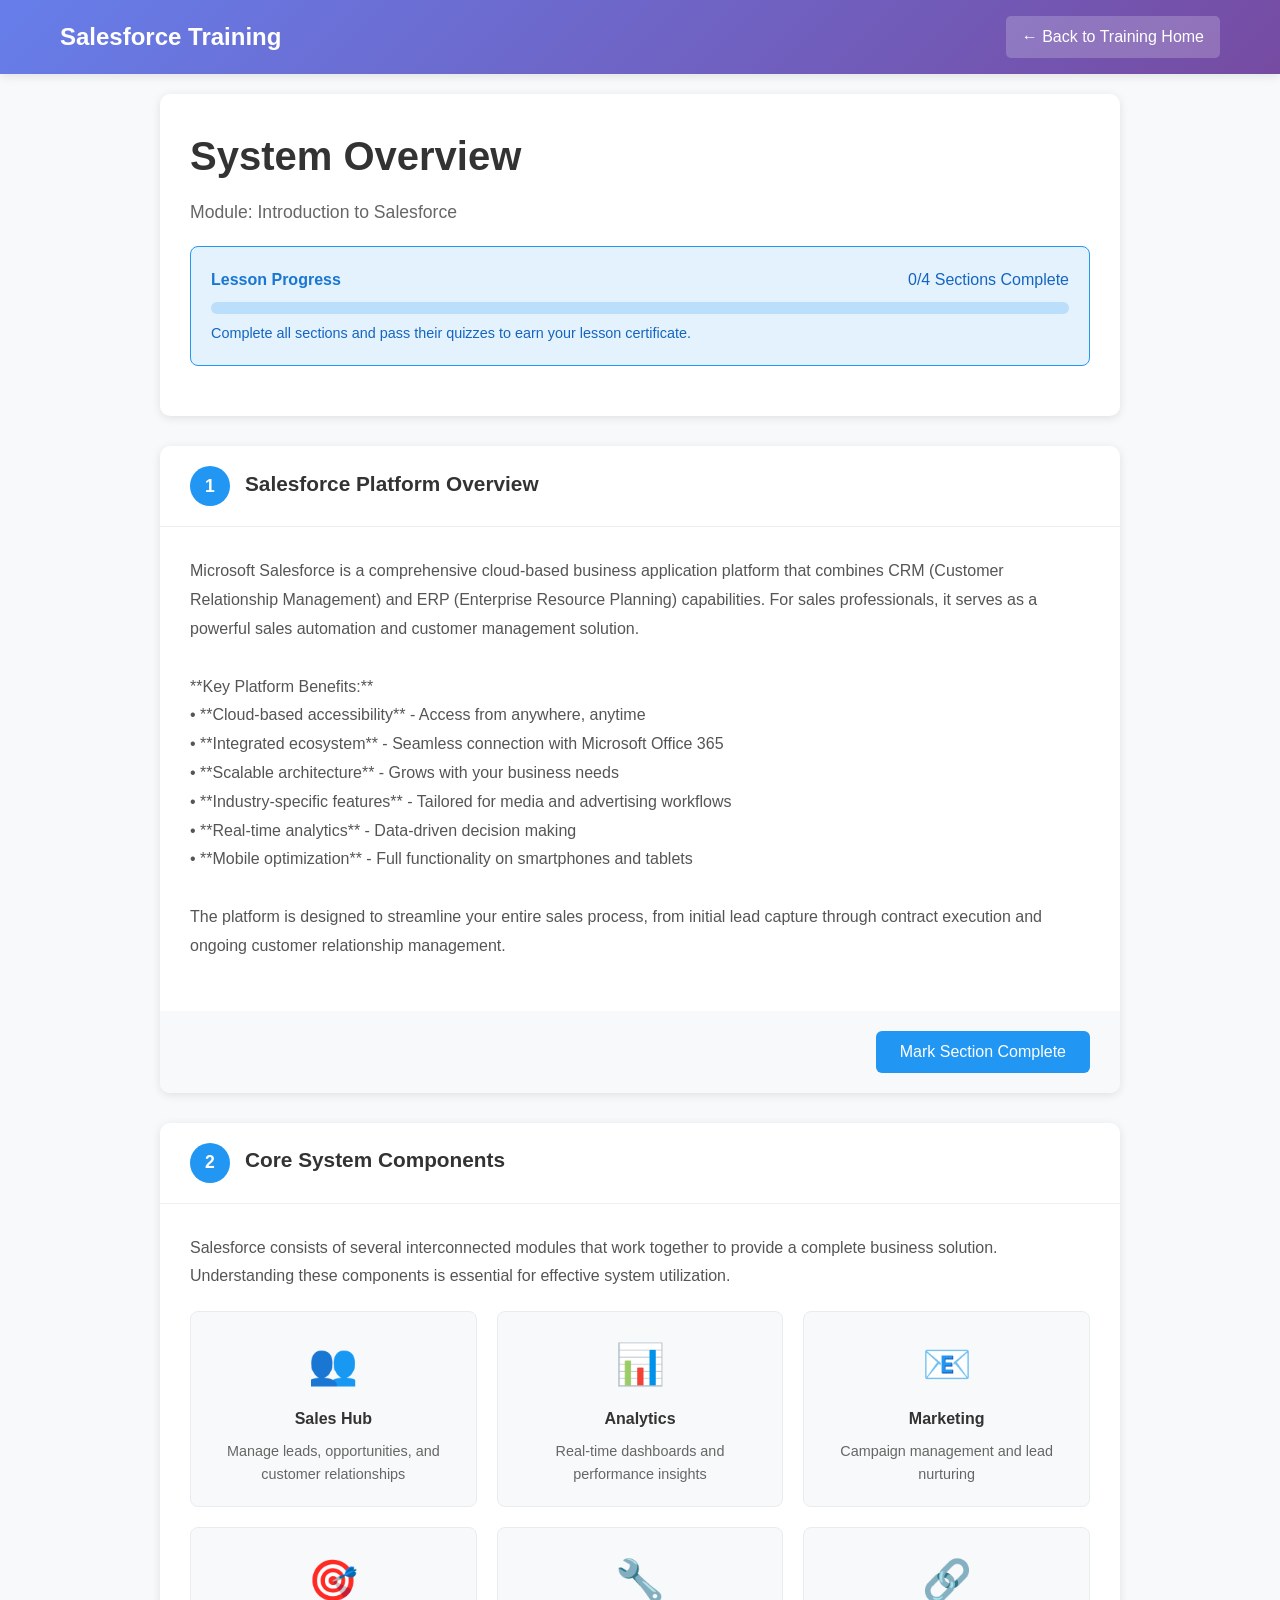
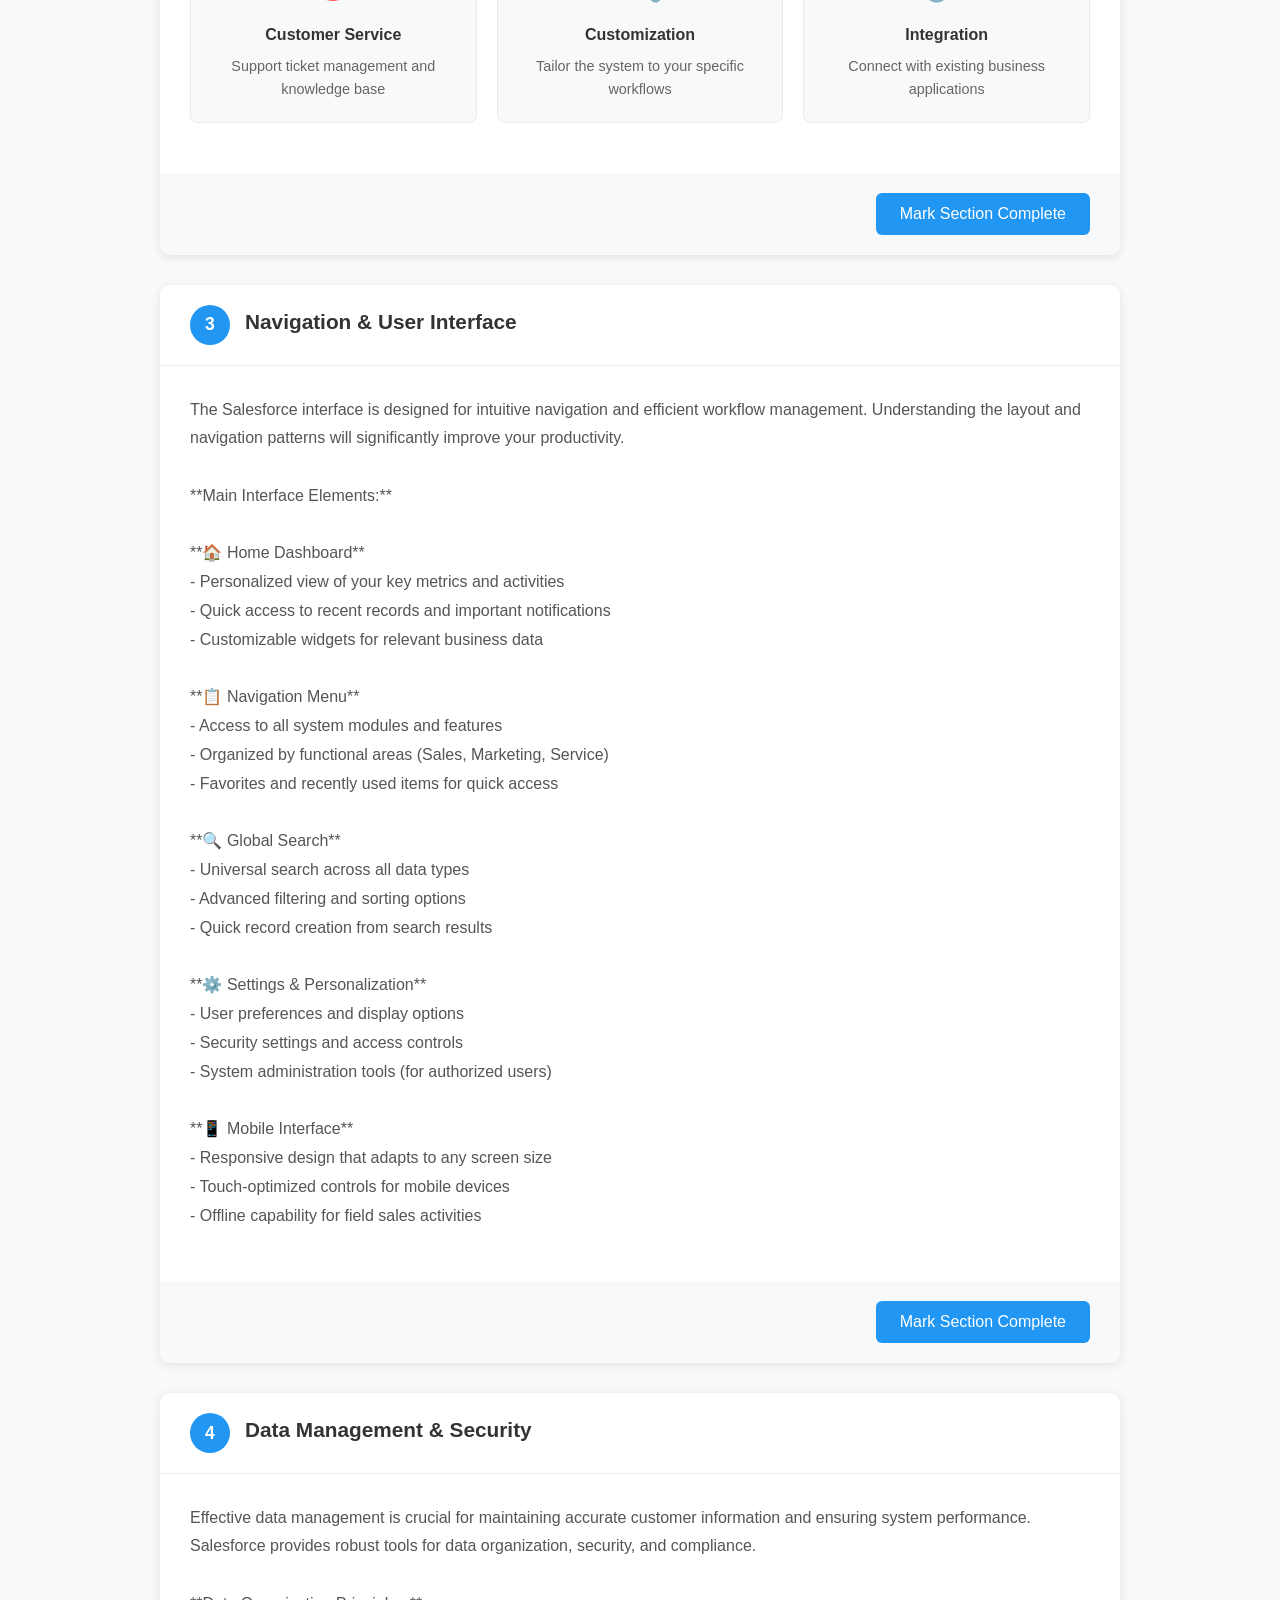
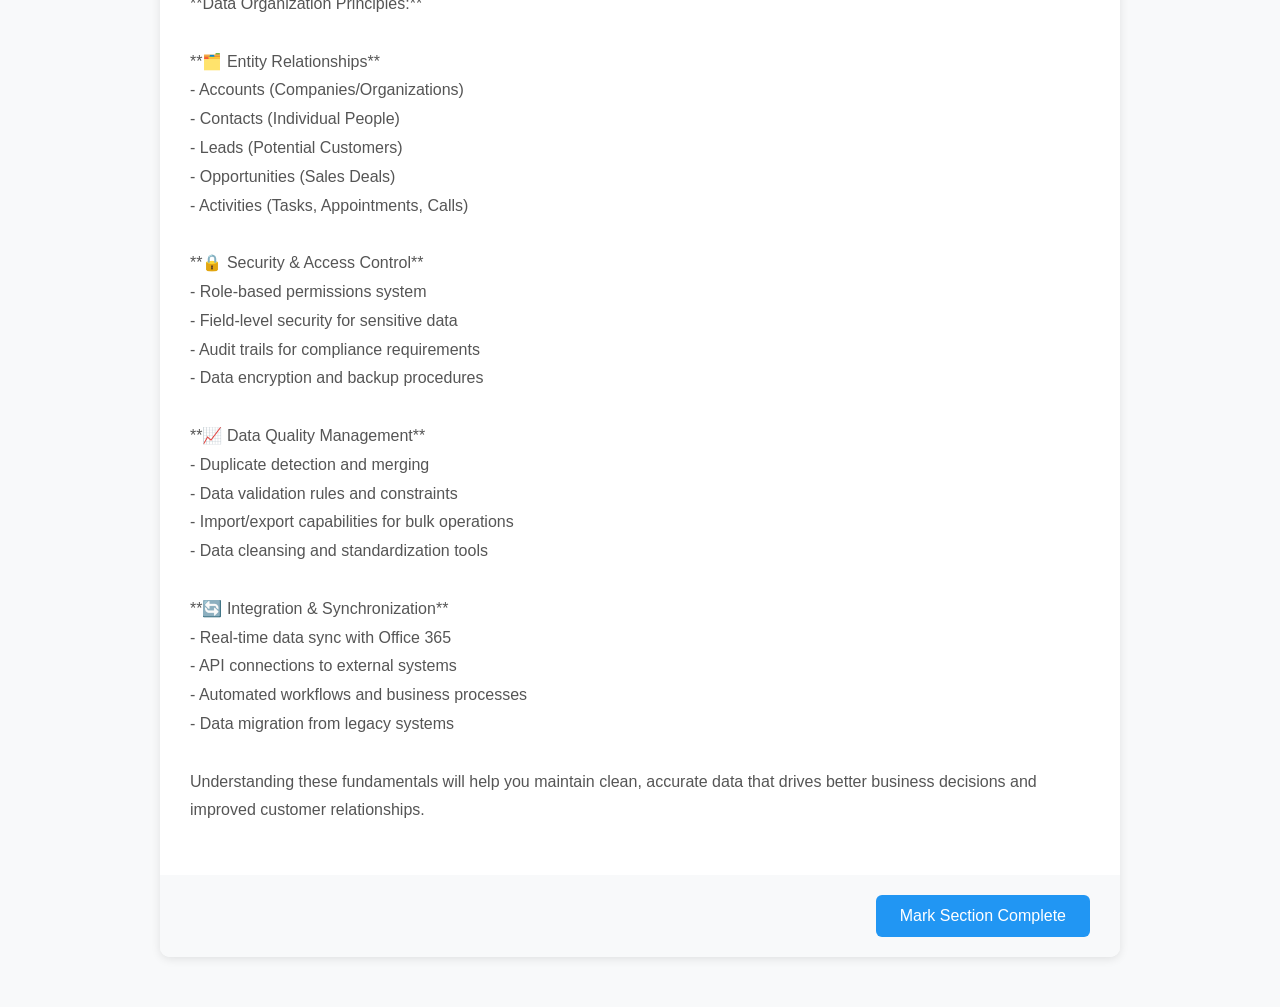
<file: lessons/lesson-system-overview.html>
<!DOCTYPE html>
<html lang="en">
<head>
    <meta charset="UTF-8">
    <meta name="viewport" content="width=device-width, initial-scale=1.0">
    <title>System Overview - Salesforce Training</title>
    <style>
        * {
            margin: 0;
            padding: 0;
            box-sizing: border-box;
        }
        body {
            font-family: 'Segoe UI', Tahoma, Geneva, Verdana, sans-serif;
            line-height: 1.6;
            color: #333;
            background-color: #f8f9fa;
        }
        .header {
            background: linear-gradient(135deg, #667eea 0%, #764ba2 100%);
            color: white;
            padding: 1rem 0;
            position: sticky;
            top: 0;
            z-index: 1000;
            box-shadow: 0 2px 10px rgba(0,0,0,0.1);
        }
        .header-content {
            max-width: 1200px;
            margin: 0 auto;
            padding: 0 20px;
            display: flex;
            justify-content: space-between;
            align-items: center;
        }
        .logo {
            font-size: 1.5rem;
            font-weight: bold;
        }
        .back-btn {
            background: rgba(255,255,255,0.2);
            color: white;
            border: none;
            padding: 8px 16px;
            border-radius: 5px;
            cursor: pointer;
            text-decoration: none;
            display: inline-block;
        }
        .back-btn:hover {
            background: rgba(255,255,255,0.3);
        }
        .container {
            max-width: 1000px;
            margin: 0 auto;
            padding: 20px;
        }
        .lesson-header {
            background: white;
            padding: 30px;
            border-radius: 10px;
            box-shadow: 0 2px 10px rgba(0,0,0,0.1);
            margin-bottom: 30px;
        }
        .lesson-title {
            font-size: 2.5rem;
            color: #333;
            margin-bottom: 10px;
        }
        .lesson-subtitle {
            color: #666;
            font-size: 1.1rem;
            margin-bottom: 20px;
        }
        .progress-section {
            background: #e3f2fd;
            border: 1px solid #2196f3;
            border-radius: 8px;
            padding: 20px;
            margin-bottom: 20px;
        }
        .progress-header {
            display: flex;
            justify-content: space-between;
            align-items: center;
            margin-bottom: 10px;
        }
        .progress-title {
            font-weight: bold;
            color: #1976d2;
        }
        .progress-count {
            color: #1565c0;
        }
        .progress-bar {
            width: 100%;
            height: 12px;
            background: #bbdefb;
            border-radius: 6px;
            overflow: hidden;
        }
        .progress-fill {
            height: 100%;
            background: #2196f3;
            border-radius: 6px;
            transition: width 0.5s ease;
            width: 0%;
        }
        .progress-text {
            color: #1565c0;
            font-size: 0.9rem;
            margin-top: 8px;
        }
        .section {
            background: white;
            margin-bottom: 30px;
            border-radius: 10px;
            box-shadow: 0 2px 10px rgba(0,0,0,0.1);
            overflow: hidden;
            transition: all 0.3s ease;
        }
        .section.completed {
            background: #f1f8e9;
            border: 1px solid #4caf50;
        }
        .section-header {
            padding: 20px 30px;
            border-bottom: 1px solid #eee;
            display: flex;
            align-items: center;
            gap: 15px;
        }
        .section.completed .section-header {
            background: #e8f5e8;
        }
        .section-number {
            width: 40px;
            height: 40px;
            border-radius: 50%;
            background: #2196f3;
            color: white;
            display: flex;
            align-items: center;
            justify-content: center;
            font-weight: bold;
            font-size: 1.1rem;
        }
        .section.completed .section-number {
            background: #4caf50;
        }
        .section-title-container {
            flex: 1;
        }
        .section-title {
            font-size: 1.3rem;
            font-weight: bold;
            color: #333;
            margin-bottom: 5px;
        }
        .section-badges {
            display: flex;
            gap: 10px;
            margin-top: 5px;
        }
        .badge {
            padding: 4px 8px;
            border-radius: 12px;
            font-size: 0.75rem;
            font-weight: 500;
        }
        .badge-quiz {
            background: #e3f2fd;
            color: #1976d2;
        }
        .badge-complete {
            background: #e8f5e8;
            color: #2e7d32;
        }
        .section-content {
            padding: 30px;
        }
        .section-text {
            color: #555;
            line-height: 1.8;
            margin-bottom: 20px;
            white-space: pre-line;
        }
        .feature-grid {
            display: grid;
            grid-template-columns: repeat(auto-fit, minmax(250px, 1fr));
            gap: 20px;
            margin: 20px 0;
        }
        .feature-card {
            background: #f8f9fa;
            border: 1px solid #e9ecef;
            border-radius: 8px;
            padding: 20px;
            text-align: center;
        }
        .feature-icon {
            font-size: 2.5rem;
            margin-bottom: 10px;
        }
        .feature-title {
            font-weight: bold;
            margin-bottom: 8px;
            color: #333;
        }
        .feature-desc {
            font-size: 0.9rem;
            color: #666;
        }
        .section-actions {
            display: flex;
            justify-content: flex-end;
            padding: 20px 30px;
            background: #f8f9fa;
        }
        .section.completed .section-actions {
            background: #f1f8e9;
        }
        .complete-btn {
            background: #2196f3;
            color: white;
            border: none;
            padding: 12px 24px;
            border-radius: 6px;
            cursor: pointer;
            font-size: 1rem;
            font-weight: 500;
            transition: background 0.3s ease;
        }
        .complete-btn:hover {
            background: #1976d2;
        }
        .complete-btn:disabled {
            background: #ccc;
            cursor: not-allowed;
        }
        .lesson-complete {
            background: #e8f5e8;
            border: 1px solid #4caf50;
            border-radius: 10px;
            padding: 30px;
            text-align: center;
            margin-top: 30px;
        }
        .lesson-complete-icon {
            font-size: 4rem;
            margin-bottom: 20px;
        }
        .lesson-complete-title {
            font-size: 1.5rem;
            font-weight: bold;
            color: #2e7d32;
            margin-bottom: 10px;
        }
        .lesson-complete-text {
            color: #388e3c;
            margin-bottom: 20px;
        }
        .certificate-btn {
            background: #4caf50;
            color: white;
            border: none;
            padding: 15px 30px;
            border-radius: 6px;
            cursor: pointer;
            font-size: 1.1rem;
            font-weight: 500;
            transition: background 0.3s ease;
        }
        .certificate-btn:hover {
            background: #388e3c;
        }
        
        /* Modal Styles */
        .modal {
            display: none;
            position: fixed;
            z-index: 2000;
            left: 0;
            top: 0;
            width: 100%;
            height: 100%;
            background-color: rgba(0,0,0,0.5);
        }
        .modal-content {
            background-color: white;
            margin: 5% auto;
            padding: 0;
            border-radius: 10px;
            width: 90%;
            max-width: 600px;
            max-height: 90vh;
            overflow-y: auto;
            box-shadow: 0 4px 20px rgba(0,0,0,0.3);
        }
        .modal-header {
            background: linear-gradient(135deg, #4caf50 0%, #2e7d32 100%);
            color: white;
            padding: 20px 30px;
            border-radius: 10px 10px 0 0;
            display: flex;
            justify-content: space-between;
            align-items: center;
        }
        .modal-title {
            font-size: 1.5rem;
            font-weight: bold;
        }
        .close {
            color: white;
            font-size: 28px;
            font-weight: bold;
            cursor: pointer;
            line-height: 1;
        }
        .close:hover {
            opacity: 0.7;
        }
        .modal-body {
            padding: 30px;
        }
        .quiz-question {
            margin-bottom: 25px;
        }
        .question-text {
            font-size: 1.1rem;
            font-weight: 500;
            margin-bottom: 15px;
            color: #333;
        }
        .quiz-options {
            display: flex;
            flex-direction: column;
            gap: 10px;
        }
        .quiz-option {
            padding: 12px 16px;
            border: 2px solid #e0e0e0;
            border-radius: 6px;
            cursor: pointer;
            transition: all 0.3s ease;
            background: white;
        }
        .quiz-option:hover {
            border-color: #2196f3;
            background: #f3f8ff;
        }
        .quiz-option.selected {
            border-color: #2196f3;
            background: #e3f2fd;
        }
        .quiz-option.correct {
            border-color: #4caf50;
            background: #e8f5e8;
        }
        .quiz-option.incorrect {
            border-color: #f44336;
            background: #ffebee;
        }
        .quiz-navigation {
            display: flex;
            justify-content: space-between;
            align-items: center;
            margin-top: 30px;
            padding-top: 20px;
            border-top: 1px solid #eee;
        }
        .quiz-progress {
            color: #666;
            font-size: 0.9rem;
        }
        .quiz-btn {
            background: #2196f3;
            color: white;
            border: none;
            padding: 10px 20px;
            border-radius: 6px;
            cursor: pointer;
            font-size: 1rem;
            transition: background 0.3s ease;
        }
        .quiz-btn:hover {
            background: #1976d2;
        }
        .quiz-btn:disabled {
            background: #ccc;
            cursor: not-allowed;
        }
        .quiz-results {
            text-align: center;
            padding: 20px;
        }
        .quiz-score {
            font-size: 2rem;
            font-weight: bold;
            margin-bottom: 10px;
        }
        .quiz-score.pass {
            color: #4caf50;
        }
        .quiz-score.fail {
            color: #f44336;
        }
        .quiz-message {
            font-size: 1.1rem;
            margin-bottom: 20px;
        }
        
        @media (max-width: 768px) {
            .container {
                padding: 10px;
            }
            .lesson-header {
                padding: 20px;
            }
            .lesson-title {
                font-size: 2rem;
            }
            .section-content {
                padding: 20px;
            }
            .modal-content {
                width: 95%;
                margin: 2% auto;
            }
            .feature-grid {
                grid-template-columns: 1fr;
            }
        }
    </style>
</head>
<body>
    <header class="header">
        <div class="header-content">
            <div class="logo">Salesforce Training</div>
            <a href="../index.html" class="back-btn">← Back to Training Home</a>
        </div>
    </header>

    <div class="container">
        <div class="lesson-header">
            <h1 class="lesson-title">System Overview</h1>
            <p class="lesson-subtitle">Module: Introduction to Salesforce</p>
            
            <div class="progress-section">
                <div class="progress-header">
                    <span class="progress-title">Lesson Progress</span>
                    <span class="progress-count"><span id="completed-count">0</span>/4 Sections Complete</span>
                </div>
                <div class="progress-bar">
                    <div class="progress-fill" id="progress-fill"></div>
                </div>
                <p class="progress-text">Complete all sections and pass their quizzes to earn your lesson certificate.</p>
            </div>
        </div>

        <!-- Section 1: Platform Overview -->
        <div class="section" data-section="platform-overview">
            <div class="section-header">
                <div class="section-number">1</div>
                <div class="section-title-container">
                    <h2 class="section-title">Salesforce Platform Overview</h2>
                    <div class="section-badges" style="display: none;">
                        <span class="badge badge-quiz">✓ Quiz Passed</span>
                        <span class="badge badge-complete">Section Complete</span>
                    </div>
                </div>
            </div>
            <div class="section-content">
                <div class="section-text">Microsoft Salesforce is a comprehensive cloud-based business application platform that combines CRM (Customer Relationship Management) and ERP (Enterprise Resource Planning) capabilities. For sales professionals, it serves as a powerful sales automation and customer management solution.

**Key Platform Benefits:**
• **Cloud-based accessibility** - Access from anywhere, anytime
• **Integrated ecosystem** - Seamless connection with Microsoft Office 365
• **Scalable architecture** - Grows with your business needs
• **Industry-specific features** - Tailored for media and advertising workflows
• **Real-time analytics** - Data-driven decision making
• **Mobile optimization** - Full functionality on smartphones and tablets

The platform is designed to streamline your entire sales process, from initial lead capture through contract execution and ongoing customer relationship management.</div>
            </div>
            <div class="section-actions">
                <button class="complete-btn" onclick="completeSection('platform-overview')">Mark Section Complete</button>
            </div>
        </div>

        <!-- Section 2: Core Components -->
        <div class="section" data-section="core-components">
            <div class="section-header">
                <div class="section-number">2</div>
                <div class="section-title-container">
                    <h2 class="section-title">Core System Components</h2>
                    <div class="section-badges" style="display: none;">
                        <span class="badge badge-quiz">✓ Quiz Passed</span>
                        <span class="badge badge-complete">Section Complete</span>
                    </div>
                </div>
            </div>
            <div class="section-content">
                <div class="section-text">Salesforce consists of several interconnected modules that work together to provide a complete business solution. Understanding these components is essential for effective system utilization.</div>
                
                <div class="feature-grid">
                    <div class="feature-card">
                        <div class="feature-icon">👥</div>
                        <div class="feature-title">Sales Hub</div>
                        <div class="feature-desc">Manage leads, opportunities, and customer relationships</div>
                    </div>
                    <div class="feature-card">
                        <div class="feature-icon">📊</div>
                        <div class="feature-title">Analytics</div>
                        <div class="feature-desc">Real-time dashboards and performance insights</div>
                    </div>
                    <div class="feature-card">
                        <div class="feature-icon">📧</div>
                        <div class="feature-title">Marketing</div>
                        <div class="feature-desc">Campaign management and lead nurturing</div>
                    </div>
                    <div class="feature-card">
                        <div class="feature-icon">🎯</div>
                        <div class="feature-title">Customer Service</div>
                        <div class="feature-desc">Support ticket management and knowledge base</div>
                    </div>
                    <div class="feature-card">
                        <div class="feature-icon">🔧</div>
                        <div class="feature-title">Customization</div>
                        <div class="feature-desc">Tailor the system to your specific workflows</div>
                    </div>
                    <div class="feature-card">
                        <div class="feature-icon">🔗</div>
                        <div class="feature-title">Integration</div>
                        <div class="feature-desc">Connect with existing business applications</div>
                    </div>
                </div>
            </div>
            <div class="section-actions">
                <button class="complete-btn" onclick="completeSection('core-components')">Mark Section Complete</button>
            </div>
        </div>

        <!-- Section 3: Navigation & Interface -->
        <div class="section" data-section="navigation-interface">
            <div class="section-header">
                <div class="section-number">3</div>
                <div class="section-title-container">
                    <h2 class="section-title">Navigation & User Interface</h2>
                    <div class="section-badges" style="display: none;">
                        <span class="badge badge-quiz">✓ Quiz Passed</span>
                        <span class="badge badge-complete">Section Complete</span>
                    </div>
                </div>
            </div>
            <div class="section-content">
                <div class="section-text">The Salesforce interface is designed for intuitive navigation and efficient workflow management. Understanding the layout and navigation patterns will significantly improve your productivity.

**Main Interface Elements:**

**🏠 Home Dashboard**
- Personalized view of your key metrics and activities
- Quick access to recent records and important notifications
- Customizable widgets for relevant business data

**📋 Navigation Menu**
- Access to all system modules and features
- Organized by functional areas (Sales, Marketing, Service)
- Favorites and recently used items for quick access

**🔍 Global Search**
- Universal search across all data types
- Advanced filtering and sorting options
- Quick record creation from search results

**⚙️ Settings & Personalization**
- User preferences and display options
- Security settings and access controls
- System administration tools (for authorized users)

**📱 Mobile Interface**
- Responsive design that adapts to any screen size
- Touch-optimized controls for mobile devices
- Offline capability for field sales activities</div>
            </div>
            <div class="section-actions">
                <button class="complete-btn" onclick="completeSection('navigation-interface')">Mark Section Complete</button>
            </div>
        </div>

        <!-- Section 4: Data Management -->
        <div class="section" data-section="data-management">
            <div class="section-header">
                <div class="section-number">4</div>
                <div class="section-title-container">
                    <h2 class="section-title">Data Management & Security</h2>
                    <div class="section-badges" style="display: none;">
                        <span class="badge badge-quiz">✓ Quiz Passed</span>
                        <span class="badge badge-complete">Section Complete</span>
                    </div>
                </div>
            </div>
            <div class="section-content">
                <div class="section-text">Effective data management is crucial for maintaining accurate customer information and ensuring system performance. Salesforce provides robust tools for data organization, security, and compliance.

**Data Organization Principles:**

**🗂️ Entity Relationships**
- Accounts (Companies/Organizations)
- Contacts (Individual People)
- Leads (Potential Customers)
- Opportunities (Sales Deals)
- Activities (Tasks, Appointments, Calls)

**🔒 Security & Access Control**
- Role-based permissions system
- Field-level security for sensitive data
- Audit trails for compliance requirements
- Data encryption and backup procedures

**📈 Data Quality Management**
- Duplicate detection and merging
- Data validation rules and constraints
- Import/export capabilities for bulk operations
- Data cleansing and standardization tools

**🔄 Integration & Synchronization**
- Real-time data sync with Office 365
- API connections to external systems
- Automated workflows and business processes
- Data migration from legacy systems

Understanding these fundamentals will help you maintain clean, accurate data that drives better business decisions and improved customer relationships.</div>
            </div>
            <div class="section-actions">
                <button class="complete-btn" onclick="completeSection('data-management')">Mark Section Complete</button>
            </div>
        </div>

        <!-- Lesson Complete Section -->
        <div class="lesson-complete" id="lesson-complete" style="display: none;">
            <div class="lesson-complete-icon">🎉</div>
            <h3 class="lesson-complete-title">Lesson Complete!</h3>
            <p class="lesson-complete-text">Congratulations! You've completed all sections and earned your certificate.</p>
            <button class="certificate-btn" onclick="showCertificate()">View Certificate</button>
        </div>
    </div>

    <!-- Quiz Modal -->
    <div id="quiz-modal" class="modal">
        <div class="modal-content">
            <div class="modal-header">
                <h2 class="modal-title" id="quiz-title">Section Quiz</h2>
                <span class="close" onclick="closeQuiz()">&times;</span>
            </div>
            <div class="modal-body">
                <div id="quiz-content">
                    <!-- Quiz content will be inserted here -->
                </div>
            </div>
        </div>
    </div>

    <!-- Certificate Modal -->
    <div id="certificate-modal" class="modal">
        <div class="modal-content">
            <div class="modal-header">
                <h2 class="modal-title">🏆 Congratulations!</h2>
                <span class="close" onclick="closeCertificate()">&times;</span>
            </div>
            <div class="modal-body">
                <div style="text-align: center; padding: 20px;">
                    <div style="font-size: 4rem; margin-bottom: 20px;">🏆</div>
                    <h3 style="color: #2e7d32; margin-bottom: 20px;">Lesson Complete!</h3>
                    <p style="margin-bottom: 20px;">You have successfully completed all sections and passed all quizzes for this lesson. Your certificate is ready for download.</p>
                    <div style="border: 3px solid #2196f3; padding: 30px; margin: 20px 0; background: #f8f9fa;">
                        <h2 style="color: #2196f3; margin-bottom: 10px;">Certificate of Completion</h2>
                        <p style="margin-bottom: 10px;"><strong>Demo User</strong></p>
                        <p style="margin-bottom: 10px;">has successfully completed</p>
                        <p style="font-size: 1.2rem; font-weight: bold; margin-bottom: 10px;">System Overview</p>
                        <p style="font-style: italic; margin-bottom: 10px;">Introduction to Salesforce</p>
                        <p style="font-size: 0.9rem; color: #666;">Completed on <span id="completion-date"></span></p>
                    </div>
                    <button onclick="downloadCertificate()" style="background: #2196f3; color: white; border: none; padding: 12px 24px; border-radius: 6px; cursor: pointer; margin-right: 10px;">📥 Download Certificate</button>
                    <button onclick="shareCertificate()" style="background: #4caf50; color: white; border: none; padding: 12px 24px; border-radius: 6px; cursor: pointer;">📤 Share Achievement</button>
                </div>
            </div>
        </div>
    </div>

    <script>
        // Quiz data
        const quizzes = {
            'platform-overview': {
                title: 'Platform Overview Quiz',
                questions: [
                    {
                        question: 'What does Salesforce combine in one platform?',
                        options: [
                            'CRM and ERP capabilities',
                            'Only CRM features',
                            'Only ERP features',
                            'Social media management'
                        ],
                        correct: 0
                    },
                    {
                        question: 'Salesforce is a cloud-based platform.',
                        options: ['True', 'False'],
                        correct: 0
                    },
                    {
                        question: 'Which of these is NOT mentioned as a key platform benefit?',
                        options: [
                            'Cloud-based accessibility',
                            'Integrated ecosystem',
                            'Video conferencing',
                            'Mobile optimization'
                        ],
                        correct: 2
                    }
                ]
            },
            'core-components': {
                title: 'Core Components Quiz',
                questions: [
                    {
                        question: 'Which component is used for managing leads and opportunities?',
                        options: [
                            'Analytics',
                            'Sales Hub',
                            'Marketing',
                            'Customer Service'
                        ],
                        correct: 1
                    },
                    {
                        question: 'How many core components are shown in the feature grid?',
                        options: ['4', '5', '6', '7'],
                        correct: 2
                    },
                    {
                        question: 'The Analytics component provides real-time dashboards and performance insights.',
                        options: ['True', 'False'],
                        correct: 0
                    }
                ]
            },
            'navigation-interface': {
                title: 'Navigation & Interface Quiz',
                questions: [
                    {
                        question: 'What does the Home Dashboard provide?',
                        options: [
                            'Only system settings',
                            'Personalized view of key metrics and activities',
                            'Only user preferences',
                            'Only search functionality'
                        ],
                        correct: 1
                    },
                    {
                        question: 'The Global Search feature can search across all data types.',
                        options: ['True', 'False'],
                        correct: 0
                    },
                    {
                        question: 'Which interface element provides access to all system modules?',
                        options: [
                            'Home Dashboard',
                            'Global Search',
                            'Navigation Menu',
                            'Settings'
                        ],
                        correct: 2
                    }
                ]
            },
            'data-management': {
                title: 'Data Management Quiz',
                questions: [
                    {
                        question: 'Which of these is NOT mentioned as a core entity relationship?',
                        options: [
                            'Accounts',
                            'Contacts',
                            'Products',
                            'Opportunities'
                        ],
                        correct: 2
                    },
                    {
                        question: 'Salesforce uses a role-based permissions system for security.',
                        options: ['True', 'False'],
                        correct: 0
                    },
                    {
                        question: 'What helps maintain clean, accurate data?',
                        options: [
                            'Only manual entry',
                            'Duplicate detection and data validation rules',
                            'Only external imports',
                            'Only user training'
                        ],
                        correct: 1
                    }
                ]
            }
        };

        // Progress tracking
        let completedSections = new Set();
        let currentQuiz = null;
        let currentQuestionIndex = 0;
        let quizAnswers = [];

        // Load progress from localStorage
        function loadProgress() {
            const saved = localStorage.getItem('lesson-system-overview-progress');
            if (saved) {
                completedSections = new Set(JSON.parse(saved));
                updateProgress();
                updateSectionStates();
            }
        }

        // Save progress to localStorage
        function saveProgress() {
            localStorage.setItem('lesson-system-overview-progress', JSON.stringify([...completedSections]));
        }

        // Update progress bar and counter
        function updateProgress() {
            const total = 4;
            const completed = completedSections.size;
            const percentage = Math.round((completed / total) * 100);
            
            document.getElementById('completed-count').textContent = completed;
            document.getElementById('progress-fill').style.width = percentage + '%';
            
            // Show lesson complete section if all sections are done
            if (completed === total) {
                document.getElementById('lesson-complete').style.display = 'block';
            }
        }

        // Update section visual states
        function updateSectionStates() {
            completedSections.forEach(sectionId => {
                const section = document.querySelector(`[data-section="${sectionId}"]`);
                if (section) {
                    section.classList.add('completed');
                    section.querySelector('.section-badges').style.display = 'flex';
                    section.querySelector('.complete-btn').style.display = 'none';
                }
            });
        }

        // Complete a section (triggers quiz if available)
        function completeSection(sectionId) {
            const quiz = quizzes[sectionId];
            if (quiz) {
                startQuiz(sectionId, quiz);
            } else {
                markSectionComplete(sectionId);
            }
        }

        // Mark section as complete
        function markSectionComplete(sectionId) {
            completedSections.add(sectionId);
            saveProgress();
            updateProgress();
            updateSectionStates();
        }

        // Start quiz
        function startQuiz(sectionId, quiz) {
            currentQuiz = { sectionId, quiz };
            currentQuestionIndex = 0;
            quizAnswers = [];
            
            document.getElementById('quiz-title').textContent = quiz.title;
            showQuestion();
            document.getElementById('quiz-modal').style.display = 'block';
        }

        // Show current question
        function showQuestion() {
            const question = currentQuiz.quiz.questions[currentQuestionIndex];
            const isLastQuestion = currentQuestionIndex === currentQuiz.quiz.questions.length - 1;
            
            const html = `
                <div class="quiz-question">
                    <div class="question-text">${currentQuestionIndex + 1}. ${question.question}</div>
                    <div class="quiz-options">
                        ${question.options.map((option, index) => `
                            <div class="quiz-option" onclick="selectOption(${index})" data-option="${index}">
                                ${option}
                            </div>
                        `).join('')}
                    </div>
                </div>
                <div class="quiz-navigation">
                    <div class="quiz-progress">Question ${currentQuestionIndex + 1} of ${currentQuiz.quiz.questions.length}</div>
                    <button class="quiz-btn" onclick="${isLastQuestion ? 'submitQuiz()' : 'nextQuestion()'}" id="quiz-next-btn" disabled>
                        ${isLastQuestion ? 'Submit Quiz' : 'Next'}
                    </button>
                </div>
            `;
            
            document.getElementById('quiz-content').innerHTML = html;
        }

        // Select quiz option
        function selectOption(optionIndex) {
            // Clear previous selections
            document.querySelectorAll('.quiz-option').forEach(opt => opt.classList.remove('selected'));
            
            // Select current option
            document.querySelector(`[data-option="${optionIndex}"]`).classList.add('selected');
            
            // Enable next button
            document.getElementById('quiz-next-btn').disabled = false;
            
            // Store answer
            quizAnswers[currentQuestionIndex] = optionIndex;
        }

        // Next question
        function nextQuestion() {
            currentQuestionIndex++;
            showQuestion();
        }

        // Submit quiz
        function submitQuiz() {
            const score = calculateScore();
            const passed = score >= 80;
            
            showQuizResults(score, passed);
            
            if (passed) {
                markSectionComplete(currentQuiz.sectionId);
            }
        }

        // Calculate quiz score
        function calculateScore() {
            let correct = 0;
            currentQuiz.quiz.questions.forEach((question, index) => {
                if (quizAnswers[index] === question.correct) {
                    correct++;
                }
            });
            return Math.round((correct / currentQuiz.quiz.questions.length) * 100);
        }

        // Show quiz results
        function showQuizResults(score, passed) {
            const html = `
                <div class="quiz-results">
                    <div class="quiz-score ${passed ? 'pass' : 'fail'}">${score}%</div>
                    <div class="quiz-message">
                        ${passed 
                            ? 'Congratulations! You passed the quiz.' 
                            : `You need 80% to pass. Please review the content and try again.`
                        }
                    </div>
                    <button class="quiz-btn" onclick="closeQuiz()">
                        ${passed ? 'Continue' : 'Close'}
                    </button>
                </div>
            `;
            
            document.getElementById('quiz-content').innerHTML = html;
        }

        // Close quiz modal
        function closeQuiz() {
            document.getElementById('quiz-modal').style.display = 'none';
            currentQuiz = null;
        }

        // Show certificate
        function showCertificate() {
            document.getElementById('completion-date').textContent = new Date().toLocaleDateString();
            document.getElementById('certificate-modal').style.display = 'block';
        }

        // Close certificate modal
        function closeCertificate() {
            document.getElementById('certificate-modal').style.display = 'none';
        }

        // Download certificate
        function downloadCertificate() {
            alert('Certificate download functionality would be implemented here.');
        }

        // Share certificate
        function shareCertificate() {
            if (navigator.share) {
                navigator.share({
                    title: 'I completed a Salesforce training lesson!',
                    text: 'I just completed "System Overview" in the Introduction to Salesforce module.',
                    url: window.location.href
                });
            } else {
                const shareText = 'I just completed "System Overview" in the Introduction to Salesforce module! 🎉';
                navigator.clipboard.writeText(shareText).then(() => {
                    alert('Achievement copied to clipboard!');
                });
            }
        }

        // Close modals when clicking outside
        window.onclick = function(event) {
            const quizModal = document.getElementById('quiz-modal');
            const certModal = document.getElementById('certificate-modal');
            
            if (event.target === quizModal) {
                closeQuiz();
            }
            if (event.target === certModal) {
                closeCertificate();
            }
        }

        // Initialize on page load
        document.addEventListener('DOMContentLoaded', function() {
            loadProgress();
        });
    </script>
</body>
</html>
</file>
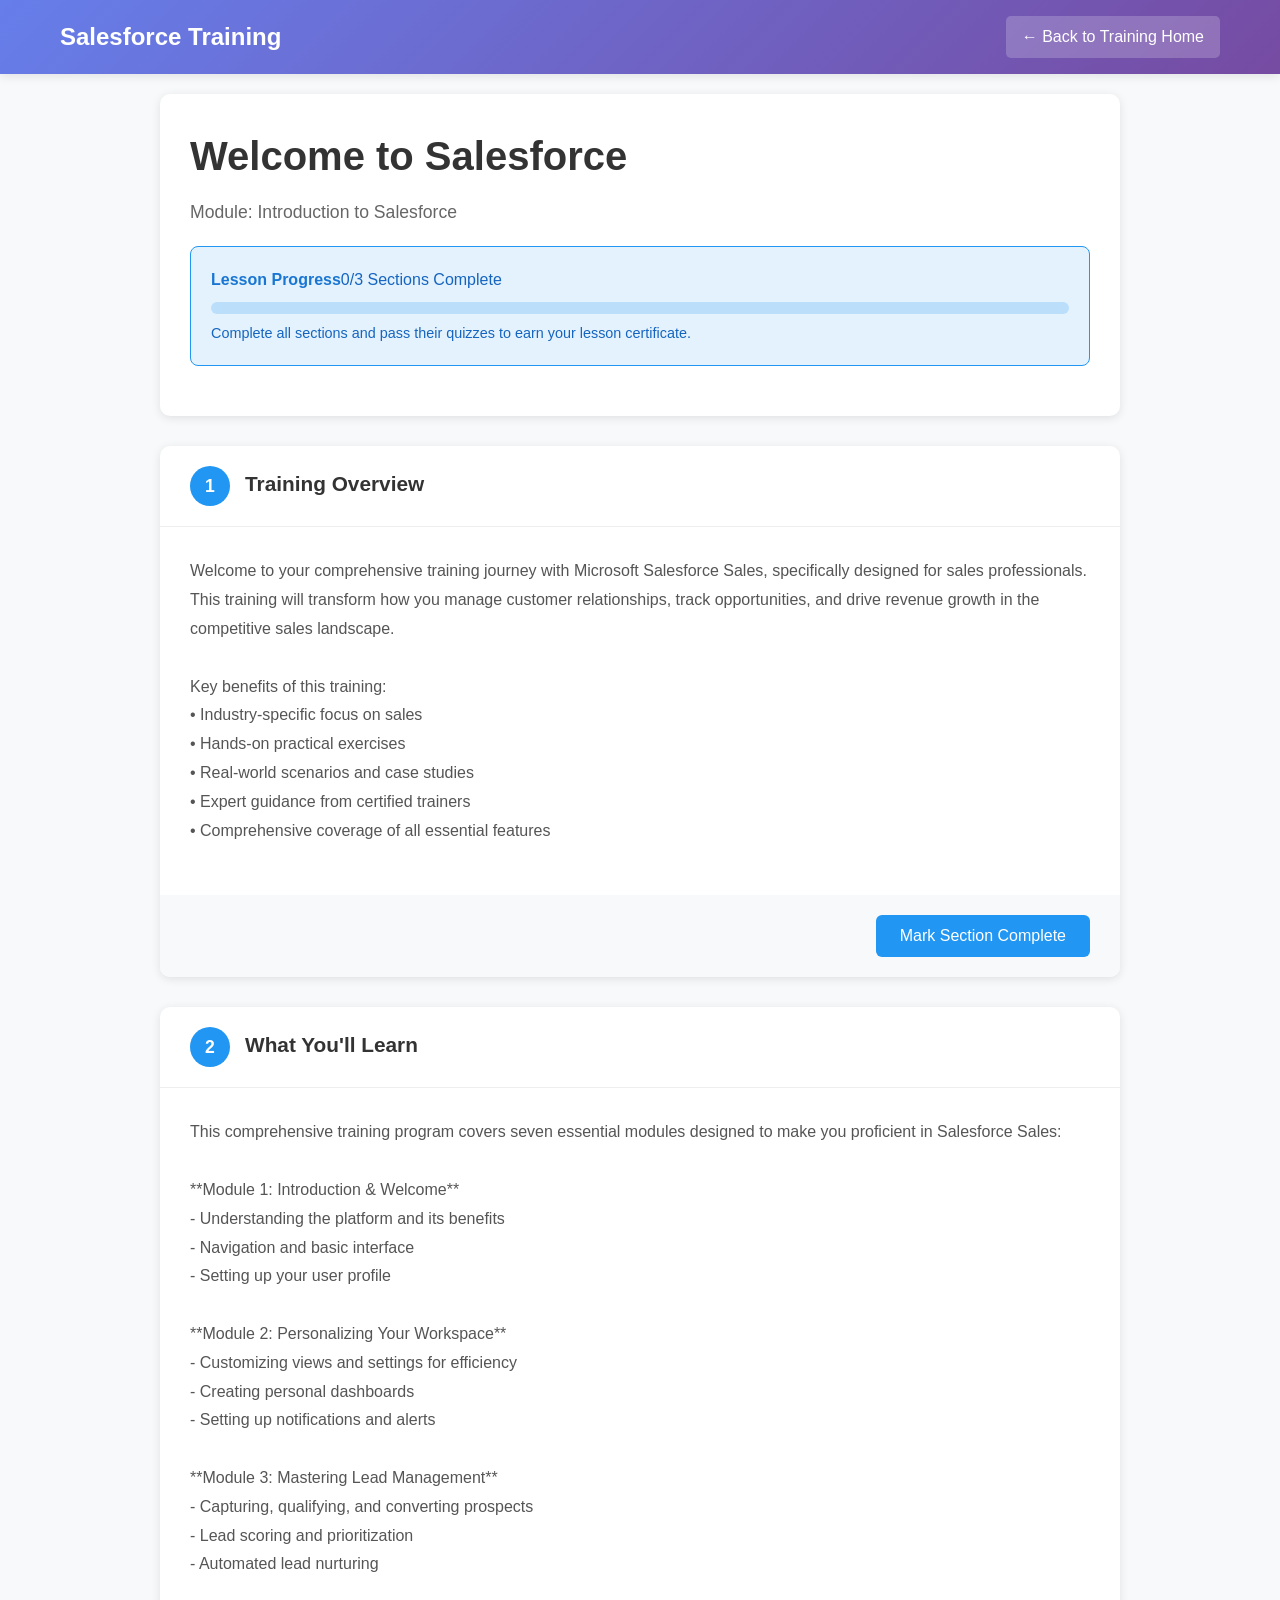
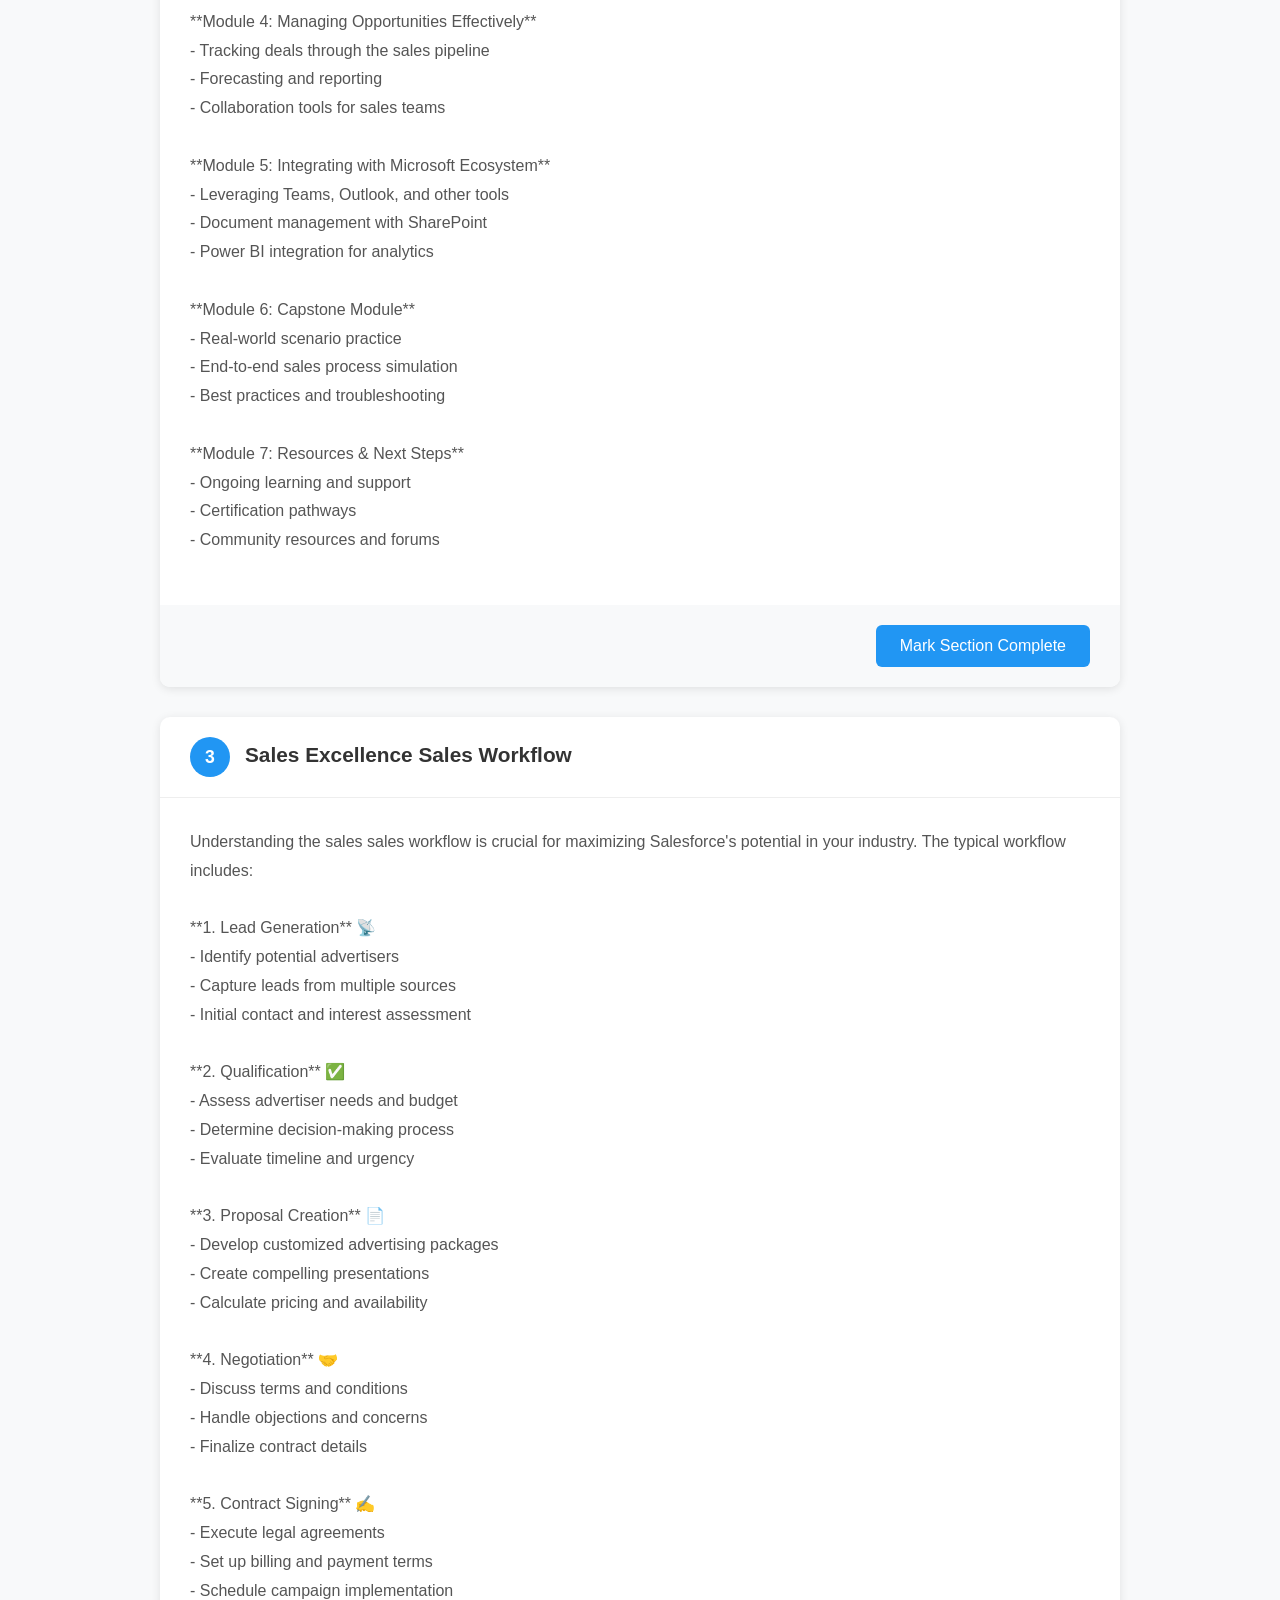
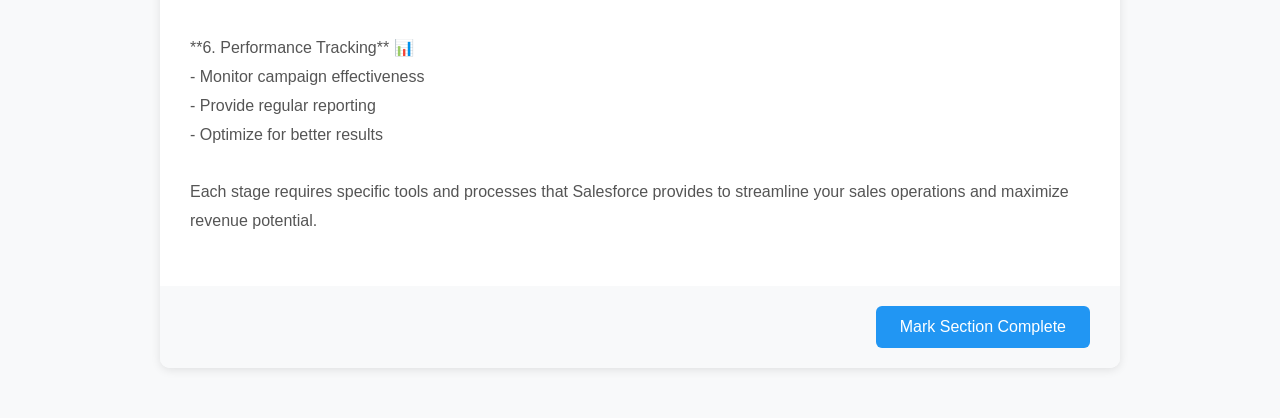
<file: lessons/lesson-welcome.html>
<!DOCTYPE html>
<html lang="en">
<head>
    <meta charset="UTF-8">
    <meta name="viewport" content="width=device-width, initial-scale=1.0">
    <title>Welcome to Salesforce - Salesforce Training</title>
    <style>
        * {
            margin: 0;
            padding: 0;
            box-sizing: border-box;
        }
        body {
            font-family: 'Segoe UI', Tahoma, Geneva, Verdana, sans-serif;
            line-height: 1.6;
            color: #333;
            background-color: #f8f9fa;
        }
        .header {
            background: linear-gradient(135deg, #667eea 0%, #764ba2 100%);
            color: white;
            padding: 1rem 0;
            position: sticky;
            top: 0;
            z-index: 1000;
            box-shadow: 0 2px 10px rgba(0,0,0,0.1);
        }
        .header-content {
            max-width: 1200px;
            margin: 0 auto;
            padding: 0 20px;
            display: flex;
            justify-content: space-between;
            align-items: center;
        }
        .logo {
            font-size: 1.5rem;
            font-weight: bold;
        }
        .back-btn {
            background: rgba(255,255,255,0.2);
            color: white;
            border: none;
            padding: 8px 16px;
            border-radius: 5px;
            cursor: pointer;
            text-decoration: none;
            display: inline-block;
        }
        .back-btn:hover {
            background: rgba(255,255,255,0.3);
        }
        .container {
            max-width: 1000px;
            margin: 0 auto;
            padding: 20px;
        }
        .lesson-header {
            background: white;
            padding: 30px;
            border-radius: 10px;
            box-shadow: 0 2px 10px rgba(0,0,0,0.1);
            margin-bottom: 30px;
        }
        .lesson-title {
            font-size: 2.5rem;
            color: #333;
            margin-bottom: 10px;
        }
        .lesson-subtitle {
            color: #666;
            font-size: 1.1rem;
            margin-bottom: 20px;
        }
        .progress-section {
            background: #e3f2fd;
            border: 1px solid #2196f3;
            border-radius: 8px;
            padding: 20px;
            margin-bottom: 20px;
        }
        .progress-header {
            display: flex;
            justify-content: between;
            align-items: center;
            margin-bottom: 10px;
        }
        .progress-title {
            font-weight: bold;
            color: #1976d2;
        }
        .progress-count {
            color: #1565c0;
        }
        .progress-bar {
            width: 100%;
            height: 12px;
            background: #bbdefb;
            border-radius: 6px;
            overflow: hidden;
        }
        .progress-fill {
            height: 100%;
            background: #2196f3;
            border-radius: 6px;
            transition: width 0.5s ease;
            width: 0%;
        }
        .progress-text {
            color: #1565c0;
            font-size: 0.9rem;
            margin-top: 8px;
        }
        .section {
            background: white;
            margin-bottom: 30px;
            border-radius: 10px;
            box-shadow: 0 2px 10px rgba(0,0,0,0.1);
            overflow: hidden;
            transition: all 0.3s ease;
        }
        .section.completed {
            background: #f1f8e9;
            border: 1px solid #4caf50;
        }
        .section-header {
            padding: 20px 30px;
            border-bottom: 1px solid #eee;
            display: flex;
            align-items: center;
            gap: 15px;
        }
        .section.completed .section-header {
            background: #e8f5e8;
        }
        .section-number {
            width: 40px;
            height: 40px;
            border-radius: 50%;
            background: #2196f3;
            color: white;
            display: flex;
            align-items: center;
            justify-content: center;
            font-weight: bold;
            font-size: 1.1rem;
        }
        .section.completed .section-number {
            background: #4caf50;
        }
        .section-title-container {
            flex: 1;
        }
        .section-title {
            font-size: 1.3rem;
            font-weight: bold;
            color: #333;
            margin-bottom: 5px;
        }
        .section-badges {
            display: flex;
            gap: 10px;
            margin-top: 5px;
        }
        .badge {
            padding: 4px 8px;
            border-radius: 12px;
            font-size: 0.75rem;
            font-weight: 500;
        }
        .badge-quiz {
            background: #e3f2fd;
            color: #1976d2;
        }
        .badge-complete {
            background: #e8f5e8;
            color: #2e7d32;
        }
        .section-content {
            padding: 30px;
        }
        .section-text {
            color: #555;
            line-height: 1.8;
            margin-bottom: 20px;
            white-space: pre-line;
        }
        .section-actions {
            display: flex;
            justify-content: flex-end;
            padding: 20px 30px;
            background: #f8f9fa;
        }
        .section.completed .section-actions {
            background: #f1f8e9;
        }
        .complete-btn {
            background: #2196f3;
            color: white;
            border: none;
            padding: 12px 24px;
            border-radius: 6px;
            cursor: pointer;
            font-size: 1rem;
            font-weight: 500;
            transition: background 0.3s ease;
        }
        .complete-btn:hover {
            background: #1976d2;
        }
        .complete-btn:disabled {
            background: #ccc;
            cursor: not-allowed;
        }
        .lesson-complete {
            background: #e8f5e8;
            border: 1px solid #4caf50;
            border-radius: 10px;
            padding: 30px;
            text-align: center;
            margin-top: 30px;
        }
        .lesson-complete-icon {
            font-size: 4rem;
            margin-bottom: 20px;
        }
        .lesson-complete-title {
            font-size: 1.5rem;
            font-weight: bold;
            color: #2e7d32;
            margin-bottom: 10px;
        }
        .lesson-complete-text {
            color: #388e3c;
            margin-bottom: 20px;
        }
        .certificate-btn {
            background: #4caf50;
            color: white;
            border: none;
            padding: 15px 30px;
            border-radius: 6px;
            cursor: pointer;
            font-size: 1.1rem;
            font-weight: 500;
            transition: background 0.3s ease;
        }
        .certificate-btn:hover {
            background: #388e3c;
        }
        
        /* Modal Styles */
        .modal {
            display: none;
            position: fixed;
            z-index: 2000;
            left: 0;
            top: 0;
            width: 100%;
            height: 100%;
            background-color: rgba(0,0,0,0.5);
        }
        .modal-content {
            background-color: white;
            margin: 5% auto;
            padding: 0;
            border-radius: 10px;
            width: 90%;
            max-width: 600px;
            max-height: 90vh;
            overflow-y: auto;
            box-shadow: 0 4px 20px rgba(0,0,0,0.3);
        }
        .modal-header {
            background: linear-gradient(135deg, #4caf50 0%, #2e7d32 100%);
            color: white;
            padding: 20px 30px;
            border-radius: 10px 10px 0 0;
            display: flex;
            justify-content: space-between;
            align-items: center;
        }
        .modal-title {
            font-size: 1.5rem;
            font-weight: bold;
        }
        .close {
            color: white;
            font-size: 28px;
            font-weight: bold;
            cursor: pointer;
            line-height: 1;
        }
        .close:hover {
            opacity: 0.7;
        }
        .modal-body {
            padding: 30px;
        }
        .quiz-question {
            margin-bottom: 25px;
        }
        .question-text {
            font-size: 1.1rem;
            font-weight: 500;
            margin-bottom: 15px;
            color: #333;
        }
        .quiz-options {
            display: flex;
            flex-direction: column;
            gap: 10px;
        }
        .quiz-option {
            padding: 12px 16px;
            border: 2px solid #e0e0e0;
            border-radius: 6px;
            cursor: pointer;
            transition: all 0.3s ease;
            background: white;
        }
        .quiz-option:hover {
            border-color: #2196f3;
            background: #f3f8ff;
        }
        .quiz-option.selected {
            border-color: #2196f3;
            background: #e3f2fd;
        }
        .quiz-option.correct {
            border-color: #4caf50;
            background: #e8f5e8;
        }
        .quiz-option.incorrect {
            border-color: #f44336;
            background: #ffebee;
        }
        .quiz-navigation {
            display: flex;
            justify-content: space-between;
            align-items: center;
            margin-top: 30px;
            padding-top: 20px;
            border-top: 1px solid #eee;
        }
        .quiz-progress {
            color: #666;
            font-size: 0.9rem;
        }
        .quiz-btn {
            background: #2196f3;
            color: white;
            border: none;
            padding: 10px 20px;
            border-radius: 6px;
            cursor: pointer;
            font-size: 1rem;
            transition: background 0.3s ease;
        }
        .quiz-btn:hover {
            background: #1976d2;
        }
        .quiz-btn:disabled {
            background: #ccc;
            cursor: not-allowed;
        }
        .quiz-results {
            text-align: center;
            padding: 20px;
        }
        .quiz-score {
            font-size: 2rem;
            font-weight: bold;
            margin-bottom: 10px;
        }
        .quiz-score.pass {
            color: #4caf50;
        }
        .quiz-score.fail {
            color: #f44336;
        }
        .quiz-message {
            font-size: 1.1rem;
            margin-bottom: 20px;
        }
        
        @media (max-width: 768px) {
            .container {
                padding: 10px;
            }
            .lesson-header {
                padding: 20px;
            }
            .lesson-title {
                font-size: 2rem;
            }
            .section-content {
                padding: 20px;
            }
            .modal-content {
                width: 95%;
                margin: 2% auto;
            }
        }
    </style>
</head>
<body>
    <header class="header">
        <div class="header-content">
            <div class="logo">Salesforce Training</div>
            <a href="../index.html" class="back-btn">← Back to Training Home</a>
        </div>
    </header>

    <div class="container">
        <div class="lesson-header">
            <h1 class="lesson-title">Welcome to Salesforce</h1>
            <p class="lesson-subtitle">Module: Introduction to Salesforce</p>
            
            <div class="progress-section">
                <div class="progress-header">
                    <span class="progress-title">Lesson Progress</span>
                    <span class="progress-count"><span id="completed-count">0</span>/3 Sections Complete</span>
                </div>
                <div class="progress-bar">
                    <div class="progress-fill" id="progress-fill"></div>
                </div>
                <p class="progress-text">Complete all sections and pass their quizzes to earn your lesson certificate.</p>
            </div>
        </div>

        <!-- Section 1: Training Overview -->
        <div class="section" data-section="overview">
            <div class="section-header">
                <div class="section-number">1</div>
                <div class="section-title-container">
                    <h2 class="section-title">Training Overview</h2>
                    <div class="section-badges" style="display: none;">
                        <span class="badge badge-quiz">✓ Quiz Passed</span>
                        <span class="badge badge-complete">Section Complete</span>
                    </div>
                </div>
            </div>
            <div class="section-content">
                <div class="section-text">Welcome to your comprehensive training journey with Microsoft Salesforce Sales, specifically designed for sales professionals. This training will transform how you manage customer relationships, track opportunities, and drive revenue growth in the competitive sales landscape.

Key benefits of this training:
• Industry-specific focus on sales
• Hands-on practical exercises
• Real-world scenarios and case studies
• Expert guidance from certified trainers
• Comprehensive coverage of all essential features</div>
            </div>
            <div class="section-actions">
                <button class="complete-btn" onclick="completeSection('overview')">Mark Section Complete</button>
            </div>
        </div>

        <!-- Section 2: Learning Objectives -->
        <div class="section" data-section="learning-objectives">
            <div class="section-header">
                <div class="section-number">2</div>
                <div class="section-title-container">
                    <h2 class="section-title">What You'll Learn</h2>
                    <div class="section-badges" style="display: none;">
                        <span class="badge badge-quiz">✓ Quiz Passed</span>
                        <span class="badge badge-complete">Section Complete</span>
                    </div>
                </div>
            </div>
            <div class="section-content">
                <div class="section-text">This comprehensive training program covers seven essential modules designed to make you proficient in Salesforce Sales:

**Module 1: Introduction & Welcome**
- Understanding the platform and its benefits
- Navigation and basic interface
- Setting up your user profile

**Module 2: Personalizing Your Workspace**
- Customizing views and settings for efficiency
- Creating personal dashboards
- Setting up notifications and alerts

**Module 3: Mastering Lead Management**
- Capturing, qualifying, and converting prospects
- Lead scoring and prioritization
- Automated lead nurturing

**Module 4: Managing Opportunities Effectively**
- Tracking deals through the sales pipeline
- Forecasting and reporting
- Collaboration tools for sales teams

**Module 5: Integrating with Microsoft Ecosystem**
- Leveraging Teams, Outlook, and other tools
- Document management with SharePoint
- Power BI integration for analytics

**Module 6: Capstone Module**
- Real-world scenario practice
- End-to-end sales process simulation
- Best practices and troubleshooting

**Module 7: Resources & Next Steps**
- Ongoing learning and support
- Certification pathways
- Community resources and forums</div>
            </div>
            <div class="section-actions">
                <button class="complete-btn" onclick="completeSection('learning-objectives')">Mark Section Complete</button>
            </div>
        </div>

        <!-- Section 3: Workflow -->
        <div class="section" data-section="workflow">
            <div class="section-header">
                <div class="section-number">3</div>
                <div class="section-title-container">
                    <h2 class="section-title">Sales Excellence Sales Workflow</h2>
                    <div class="section-badges" style="display: none;">
                        <span class="badge badge-quiz">✓ Quiz Passed</span>
                        <span class="badge badge-complete">Section Complete</span>
                    </div>
                </div>
            </div>
            <div class="section-content">
                <div class="section-text">Understanding the sales sales workflow is crucial for maximizing Salesforce's potential in your industry. The typical workflow includes:

**1. Lead Generation** 📡
- Identify potential advertisers
- Capture leads from multiple sources
- Initial contact and interest assessment

**2. Qualification** ✅
- Assess advertiser needs and budget
- Determine decision-making process
- Evaluate timeline and urgency

**3. Proposal Creation** 📄
- Develop customized advertising packages
- Create compelling presentations
- Calculate pricing and availability

**4. Negotiation** 🤝
- Discuss terms and conditions
- Handle objections and concerns
- Finalize contract details

**5. Contract Signing** ✍️
- Execute legal agreements
- Set up billing and payment terms
- Schedule campaign implementation

**6. Performance Tracking** 📊
- Monitor campaign effectiveness
- Provide regular reporting
- Optimize for better results

Each stage requires specific tools and processes that Salesforce provides to streamline your sales operations and maximize revenue potential.</div>
            </div>
            <div class="section-actions">
                <button class="complete-btn" onclick="completeSection('workflow')">Mark Section Complete</button>
            </div>
        </div>

        <!-- Lesson Complete Section -->
        <div class="lesson-complete" id="lesson-complete" style="display: none;">
            <div class="lesson-complete-icon">🎉</div>
            <h3 class="lesson-complete-title">Lesson Complete!</h3>
            <p class="lesson-complete-text">Congratulations! You've completed all sections and earned your certificate.</p>
            <button class="certificate-btn" onclick="showCertificate()">View Certificate</button>
        </div>
    </div>

    <!-- Quiz Modal -->
    <div id="quiz-modal" class="modal">
        <div class="modal-content">
            <div class="modal-header">
                <h2 class="modal-title" id="quiz-title">Section Quiz</h2>
                <span class="close" onclick="closeQuiz()">&times;</span>
            </div>
            <div class="modal-body">
                <div id="quiz-content">
                    <!-- Quiz content will be inserted here -->
                </div>
            </div>
        </div>
    </div>

    <!-- Certificate Modal -->
    <div id="certificate-modal" class="modal">
        <div class="modal-content">
            <div class="modal-header">
                <h2 class="modal-title">🏆 Congratulations!</h2>
                <span class="close" onclick="closeCertificate()">&times;</span>
            </div>
            <div class="modal-body">
                <div style="text-align: center; padding: 20px;">
                    <div style="font-size: 4rem; margin-bottom: 20px;">🏆</div>
                    <h3 style="color: #2e7d32; margin-bottom: 20px;">Lesson Complete!</h3>
                    <p style="margin-bottom: 20px;">You have successfully completed all sections and passed all quizzes for this lesson. Your certificate is ready for download.</p>
                    <div style="border: 3px solid #2196f3; padding: 30px; margin: 20px 0; background: #f8f9fa;">
                        <h2 style="color: #2196f3; margin-bottom: 10px;">Certificate of Completion</h2>
                        <p style="margin-bottom: 10px;"><strong>Demo User</strong></p>
                        <p style="margin-bottom: 10px;">has successfully completed</p>
                        <p style="font-size: 1.2rem; font-weight: bold; margin-bottom: 10px;">Welcome to Salesforce</p>
                        <p style="font-style: italic; margin-bottom: 10px;">Introduction to Salesforce</p>
                        <p style="font-size: 0.9rem; color: #666;">Completed on <span id="completion-date"></span></p>
                    </div>
                    <button onclick="downloadCertificate()" style="background: #2196f3; color: white; border: none; padding: 12px 24px; border-radius: 6px; cursor: pointer; margin-right: 10px;">📥 Download Certificate</button>
                    <button onclick="shareCertificate()" style="background: #4caf50; color: white; border: none; padding: 12px 24px; border-radius: 6px; cursor: pointer;">📤 Share Achievement</button>
                </div>
            </div>
        </div>
    </div>

    <script>
        // Quiz data
        const quizzes = {
            'overview': {
                title: 'Training Overview Quiz',
                questions: [
                    {
                        question: 'This training is specifically designed for which industry?',
                        options: [
                            'General CRM usage',
                            'Broadcast advertising sales professionals',
                            'Manufacturing processes',
                            'Healthcare management'
                        ],
                        correct: 1
                    },
                    {
                        question: 'Salesforce helps transform customer relationship management in sales.',
                        options: ['True', 'False'],
                        correct: 0
                    },
                    {
                        question: 'What is the main goal of this training in the sales landscape?',
                        options: [
                            'Educational landscape',
                            'Competitive sales landscape',
                            'Healthcare landscape',
                            'Manufacturing landscape'
                        ],
                        correct: 1
                    }
                ]
            },
            'learning-objectives': {
                title: 'Learning Objectives Quiz',
                questions: [
                    {
                        question: 'How many essential modules does this training program cover?',
                        options: ['5', '6', '7', '8'],
                        correct: 2
                    },
                    {
                        question: 'Which module focuses on real-world scenario practice?',
                        options: [
                            'Introduction & Welcome',
                            'Lead Management',
                            'Capstone Module',
                            'Resources & Next Steps'
                        ],
                        correct: 2
                    },
                    {
                        question: 'The training includes integration with Microsoft ecosystem tools like Teams and Outlook.',
                        options: ['True', 'False'],
                        correct: 0
                    }
                ]
            },
            'workflow': {
                title: 'Sales Workflow Quiz',
                questions: [
                    {
                        question: 'What is the first stage in the sales sales workflow?',
                        options: [
                            'Qualification',
                            'Lead Generation',
                            'Proposal Creation',
                            'Negotiation'
                        ],
                        correct: 1
                    },
                    {
                        question: 'How many stages are there in the typical sales sales workflow?',
                        options: ['4', '5', '6', '7'],
                        correct: 2
                    },
                    {
                        question: 'Salesforce provides specific tools and processes for each stage of the sales workflow.',
                        options: ['True', 'False'],
                        correct: 0
                    }
                ]
            }
        };

        // Progress tracking
        let completedSections = new Set();
        let currentQuiz = null;
        let currentQuestionIndex = 0;
        let quizAnswers = [];

        // Load progress from localStorage
        function loadProgress() {
            const saved = localStorage.getItem('lesson-welcome-progress');
            if (saved) {
                completedSections = new Set(JSON.parse(saved));
                updateProgress();
                updateSectionStates();
            }
        }

        // Save progress to localStorage
        function saveProgress() {
            localStorage.setItem('lesson-welcome-progress', JSON.stringify([...completedSections]));
        }

        // Update progress bar and counter
        function updateProgress() {
            const total = 3;
            const completed = completedSections.size;
            const percentage = Math.round((completed / total) * 100);
            
            document.getElementById('completed-count').textContent = completed;
            document.getElementById('progress-fill').style.width = percentage + '%';
            
            // Show lesson complete section if all sections are done
            if (completed === total) {
                document.getElementById('lesson-complete').style.display = 'block';
            }
        }

        // Update section visual states
        function updateSectionStates() {
            completedSections.forEach(sectionId => {
                const section = document.querySelector(`[data-section="${sectionId}"]`);
                if (section) {
                    section.classList.add('completed');
                    section.querySelector('.section-badges').style.display = 'flex';
                    section.querySelector('.complete-btn').style.display = 'none';
                }
            });
        }

        // Complete a section (triggers quiz if available)
        function completeSection(sectionId) {
            const quiz = quizzes[sectionId];
            if (quiz) {
                startQuiz(sectionId, quiz);
            } else {
                markSectionComplete(sectionId);
            }
        }

        // Mark section as complete
        function markSectionComplete(sectionId) {
            completedSections.add(sectionId);
            saveProgress();
            updateProgress();
            updateSectionStates();
        }

        // Start quiz
        function startQuiz(sectionId, quiz) {
            currentQuiz = { sectionId, quiz };
            currentQuestionIndex = 0;
            quizAnswers = [];
            
            document.getElementById('quiz-title').textContent = quiz.title;
            showQuestion();
            document.getElementById('quiz-modal').style.display = 'block';
        }

        // Show current question
        function showQuestion() {
            const question = currentQuiz.quiz.questions[currentQuestionIndex];
            const isLastQuestion = currentQuestionIndex === currentQuiz.quiz.questions.length - 1;
            
            const html = `
                <div class="quiz-question">
                    <div class="question-text">${currentQuestionIndex + 1}. ${question.question}</div>
                    <div class="quiz-options">
                        ${question.options.map((option, index) => `
                            <div class="quiz-option" onclick="selectOption(${index})" data-option="${index}">
                                ${option}
                            </div>
                        `).join('')}
                    </div>
                </div>
                <div class="quiz-navigation">
                    <div class="quiz-progress">Question ${currentQuestionIndex + 1} of ${currentQuiz.quiz.questions.length}</div>
                    <button class="quiz-btn" onclick="${isLastQuestion ? 'submitQuiz()' : 'nextQuestion()'}" id="quiz-next-btn" disabled>
                        ${isLastQuestion ? 'Submit Quiz' : 'Next'}
                    </button>
                </div>
            `;
            
            document.getElementById('quiz-content').innerHTML = html;
        }

        // Select quiz option
        function selectOption(optionIndex) {
            // Clear previous selections
            document.querySelectorAll('.quiz-option').forEach(opt => opt.classList.remove('selected'));
            
            // Select current option
            document.querySelector(`[data-option="${optionIndex}"]`).classList.add('selected');
            
            // Enable next button
            document.getElementById('quiz-next-btn').disabled = false;
            
            // Store answer
            quizAnswers[currentQuestionIndex] = optionIndex;
        }

        // Next question
        function nextQuestion() {
            currentQuestionIndex++;
            showQuestion();
        }

        // Submit quiz
        function submitQuiz() {
            const score = calculateScore();
            const passed = score >= 80;
            
            showQuizResults(score, passed);
            
            if (passed) {
                markSectionComplete(currentQuiz.sectionId);
            }
        }

        // Calculate quiz score
        function calculateScore() {
            let correct = 0;
            currentQuiz.quiz.questions.forEach((question, index) => {
                if (quizAnswers[index] === question.correct) {
                    correct++;
                }
            });
            return Math.round((correct / currentQuiz.quiz.questions.length) * 100);
        }

        // Show quiz results
        function showQuizResults(score, passed) {
            const html = `
                <div class="quiz-results">
                    <div class="quiz-score ${passed ? 'pass' : 'fail'}">${score}%</div>
                    <div class="quiz-message">
                        ${passed 
                            ? 'Congratulations! You passed the quiz.' 
                            : `You need 80% to pass. Please review the content and try again.`
                        }
                    </div>
                    <button class="quiz-btn" onclick="closeQuiz()">
                        ${passed ? 'Continue' : 'Close'}
                    </button>
                </div>
            `;
            
            document.getElementById('quiz-content').innerHTML = html;
        }

        // Close quiz modal
        function closeQuiz() {
            document.getElementById('quiz-modal').style.display = 'none';
            currentQuiz = null;
        }

        // Show certificate
        function showCertificate() {
            document.getElementById('completion-date').textContent = new Date().toLocaleDateString();
            document.getElementById('certificate-modal').style.display = 'block';
        }

        // Close certificate modal
        function closeCertificate() {
            document.getElementById('certificate-modal').style.display = 'none';
        }

        // Download certificate
        function downloadCertificate() {
            alert('Certificate download functionality would be implemented here.');
        }

        // Share certificate
        function shareCertificate() {
            if (navigator.share) {
                navigator.share({
                    title: 'I completed a Salesforce training lesson!',
                    text: 'I just completed "Welcome to Salesforce" in the Introduction to Salesforce module.',
                    url: window.location.href
                });
            } else {
                const shareText = 'I just completed "Welcome to Salesforce" in the Introduction to Salesforce module! 🎉';
                navigator.clipboard.writeText(shareText).then(() => {
                    alert('Achievement copied to clipboard!');
                });
            }
        }

        // Close modals when clicking outside
        window.onclick = function(event) {
            const quizModal = document.getElementById('quiz-modal');
            const certModal = document.getElementById('certificate-modal');
            
            if (event.target === quizModal) {
                closeQuiz();
            }
            if (event.target === certModal) {
                closeCertificate();
            }
        }

        // Initialize on page load
        document.addEventListener('DOMContentLoaded', function() {
            loadProgress();
        });
    </script>
</body>
</html>
</file>
